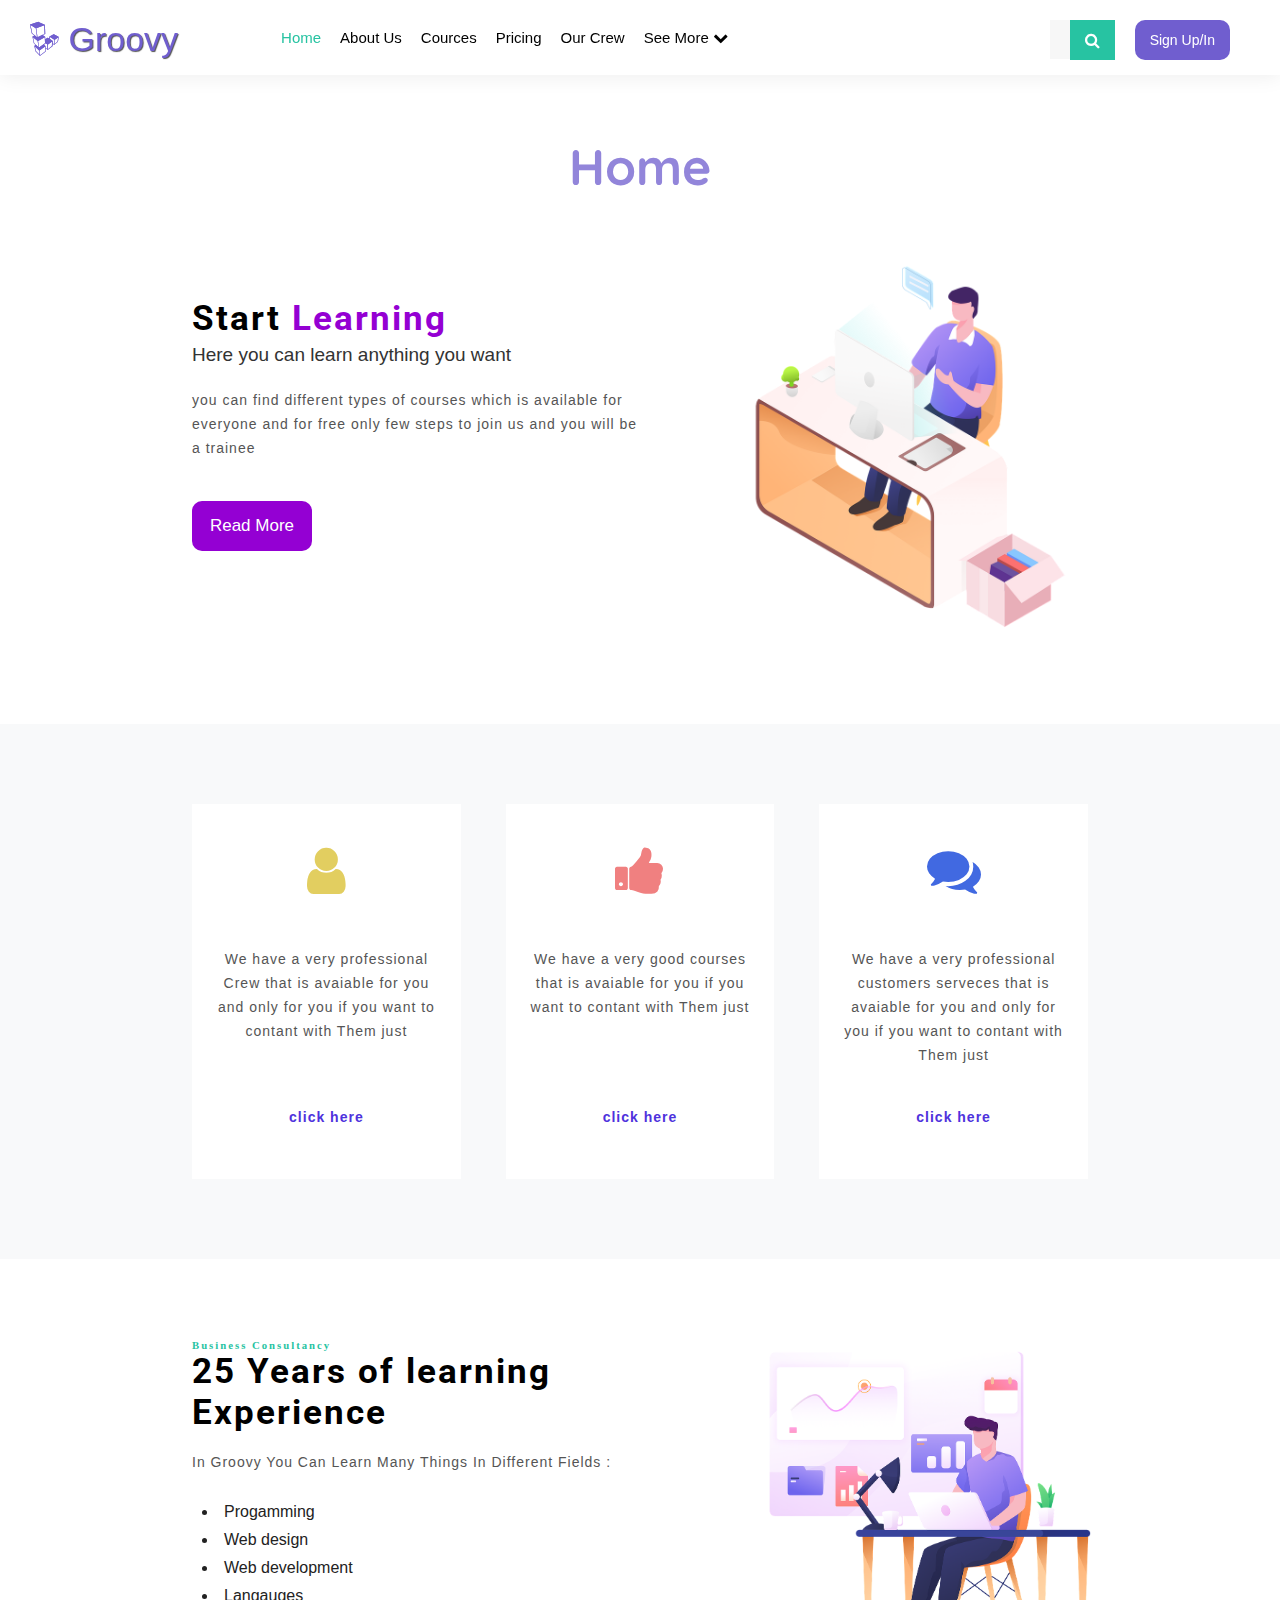
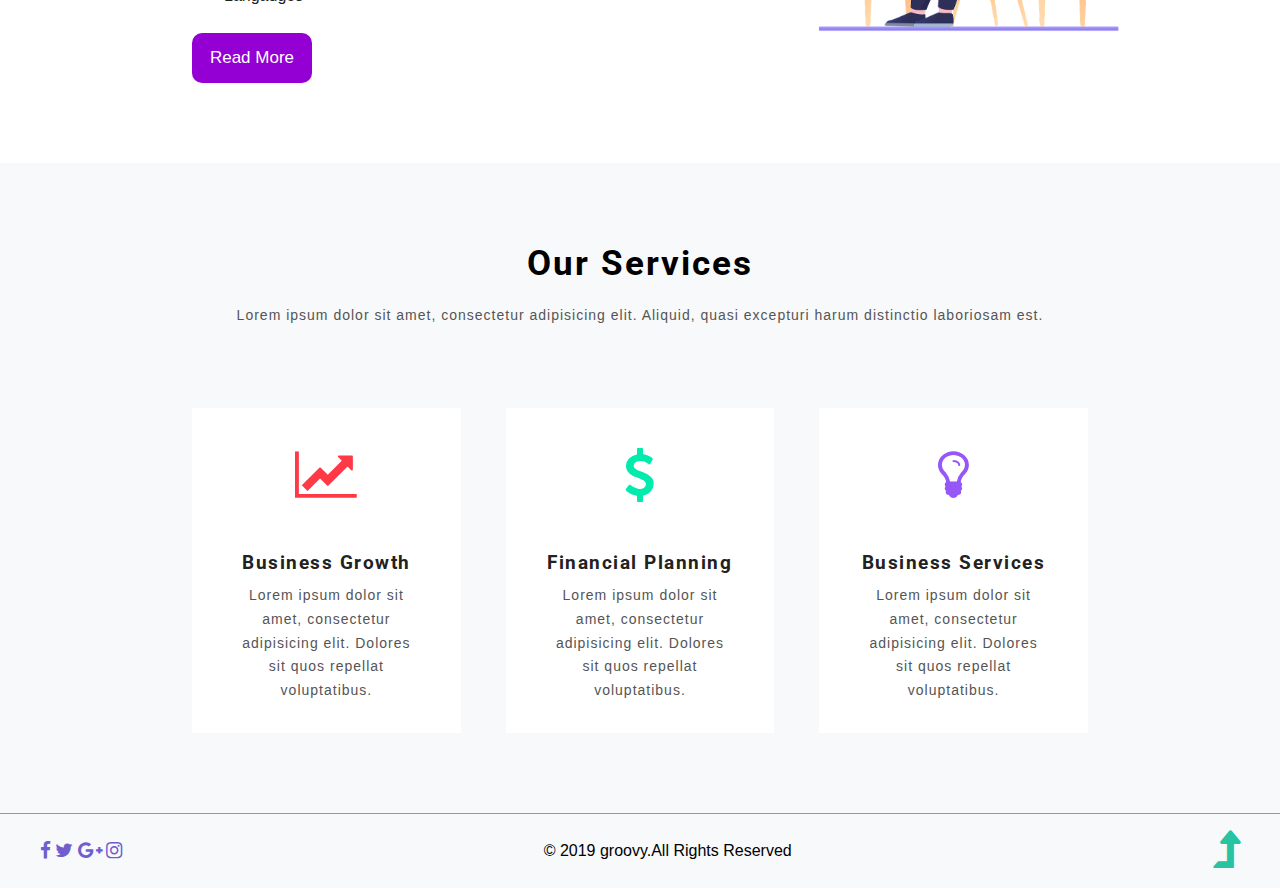
<file: index.html>
<!DOCTYPE html>
<html>
  <head>
    <meta name="viewport" content="width=device-width,initial-scale=1" />
    <link rel="stylesheet" href="css/style.css" />
    <link rel="stylesheet" href="css/font-awesome.min.css" />
    <link rel="icon" href="images/Capture.png" />
    <link
      href="https://fonts.googleapis.com/css?family=Quicksand|Roboto"
      rel="stylesheet"
    />
    <title>home</title>
  </head>

  <body>
    <nav>
      <div class="logo">
        <i class="fa fa-linode mr-2" style="text-shadow: 0px 0px"></i>
        <span class="logo-ward">Groovy</span>
      </div>
      <label for="check" class="menu-label"></label>
      <div class="media-div">
        <div class="search">
          <input class="search-ch" type="checkbox" id="ch2" hidden />
          <input class="search-bar" type="text" placeholder="Search Here" />
          <label for="ch2"><i class="fa fa-search"></i></label>
        </div>
        <a href="../signing/index.html">Sign Up/In</a>
      </div>
      <div class="clear-fix"></div>
      <input class="ch" type="checkbox" id="check" hidden />
      <ul class="main-ul">
        <a href="../index.html"><li class="active">Home</li></a>
        <a href="../about/index.html"><li>About Us</li></a>
        <a href="../course/index.html"><li>Cources</li></a>
        <a href="../pricing/index.html"><li>Pricing</li></a>
        <a href="../crew/index.html"><li>Our Crew</li></a>
        <li class="drop-list">
          See More <i class="fa fa-chevron-down"></i>
          <ul class="sec-ul">
            <a href="../partners/index.html"
              ><li style="margin-bottom: 10px">Our Parteners</li></a
            >
            <a href="../contact/index.html"><li>Contact Us</li></a>
          </ul>
        </li>
        <a href="../partners/index.html" class="media-li"
          ><li>Our Parteners</li></a
        >
        <a href="../contact/index.html" class="media-li"><li>Contact Us</li></a>
      </ul>
    </nav>
    <div class="fixed-fix" id="up"></div>

    <h2 class="main-title">Home</h2>

    <div class="container">
      <div class="voo1">
        <h3>Start <span>Learning</span></h3>

        <p class="first">Here you can learn anything you want</p>
        <br />
        <p class="sp-p">
          you can find different types of courses which is available for
          everyone and for free only few steps to join us and you will be a
          trainee
        </p>
        <input type="button" class="ut" value="Read More" />
      </div>
      <div class="vof">
        <img src="images/banner.png" />
      </div>
    </div>

    <div style="background-color: #f8f9fa">
      <div class="container allvol">
        <div class="scr">
          <i class="fa fa-user"></i>
          <div class="sp-p">
            <p>
              We have a very professional Crew that is avaiable for you and only
              for you if you want to contant with Them just<a
                href="../crew/index.html"
                >click here</a
              >
            </p>
          </div>
        </div>
        <div class="scr">
          <i class="fa fa-thumbs-up"></i>
          <div class="sp-p">
            <p>
              We have a very good courses that is avaiable for you if you want
              to contant with Them just
              <a href="../course/index.html">click here</a>
            </p>
          </div>
        </div>
        <div class="scr">
          <i class="fa fa-comments"></i>
          <div class="sp-p">
            <p>
              We have a very professional customers serveces that is avaiable
              for you and only for you if you want to contant with Them just<a
                href="../contact/index.html"
              >
                click here</a
              >
            </p>
          </div>
        </div>
      </div>
    </div>

    <div class="container">
      <div class="vo1">
        <h6>Business Consultancy</h6>
        <h3>25 Years of learning Experience</h3>
        <br />
        <p class="sp-p">
          In Groovy you can learn many things in different fields :
        </p>
        <br />

        <ul>
          <li>Progamming</li>
          <li>Web design</li>
          <li>Web development</li>
          <li>Langauges</li>
        </ul>
        <br />
        <input type="button" class="ut" value="Read More" />
      </div>
      <div class="thr">
        <img
          src="images/b1.png"
          class="vo2"
          style="margin-left: 10%; margin-top: 2.5%"
        />
      </div>
    </div>

    <div style="background-color: #f8f9fa">
      <div class="ser-tit" style="text-align: center">
        <h3>Our Services</h3>
        <p class="sp-p">
          Lorem ipsum dolor sit amet, consectetur adipisicing elit. Aliquid,
          quasi excepturi harum distinctio laboriosam est.
        </p>
      </div>
      <div class="container service">
        <div class="part">
          <i class="fa fa-line-chart"></i>
          <h3>Business Growth</h3>

          <div class="sp-p">
            <p>
              Lorem ipsum dolor sit amet, consectetur adipisicing elit. Dolores
              sit quos repellat voluptatibus.
            </p>
          </div>
        </div>
        <div class="part">
          <i class="fa fa-usd"></i>
          <h3>Financial Planning</h3>
          <div class="sp-p">
            <p>
              Lorem ipsum dolor sit amet, consectetur adipisicing elit. Dolores
              sit quos repellat voluptatibus.
            </p>
          </div>
        </div>
        <div class="part">
          <i class="fa fa-lightbulb-o"></i>
          <h3>Business Services</h3>
          <div class="sp-p">
            <p>
              Lorem ipsum dolor sit amet, consectetur adipisicing elit. Dolores
              sit quos repellat voluptatibus.
            </p>
          </div>
        </div>
      </div>
    </div>

    <footer>
      <div class="social">
        <i class="fa fa-facebook"></i>
        <i class="fa fa-twitter"></i>
        <i class="fa fa-google-plus"></i>
        <i class="fa fa-instagram"></i>
      </div>
      <div class="rights">&copy; 2019 groovy.All Rights Reserved</div>
      <div>
        <a href="#up"><i class="fa fa-level-up fa-3x"></i></a>
      </div>
    </footer>
  </body>
</html>
</file>
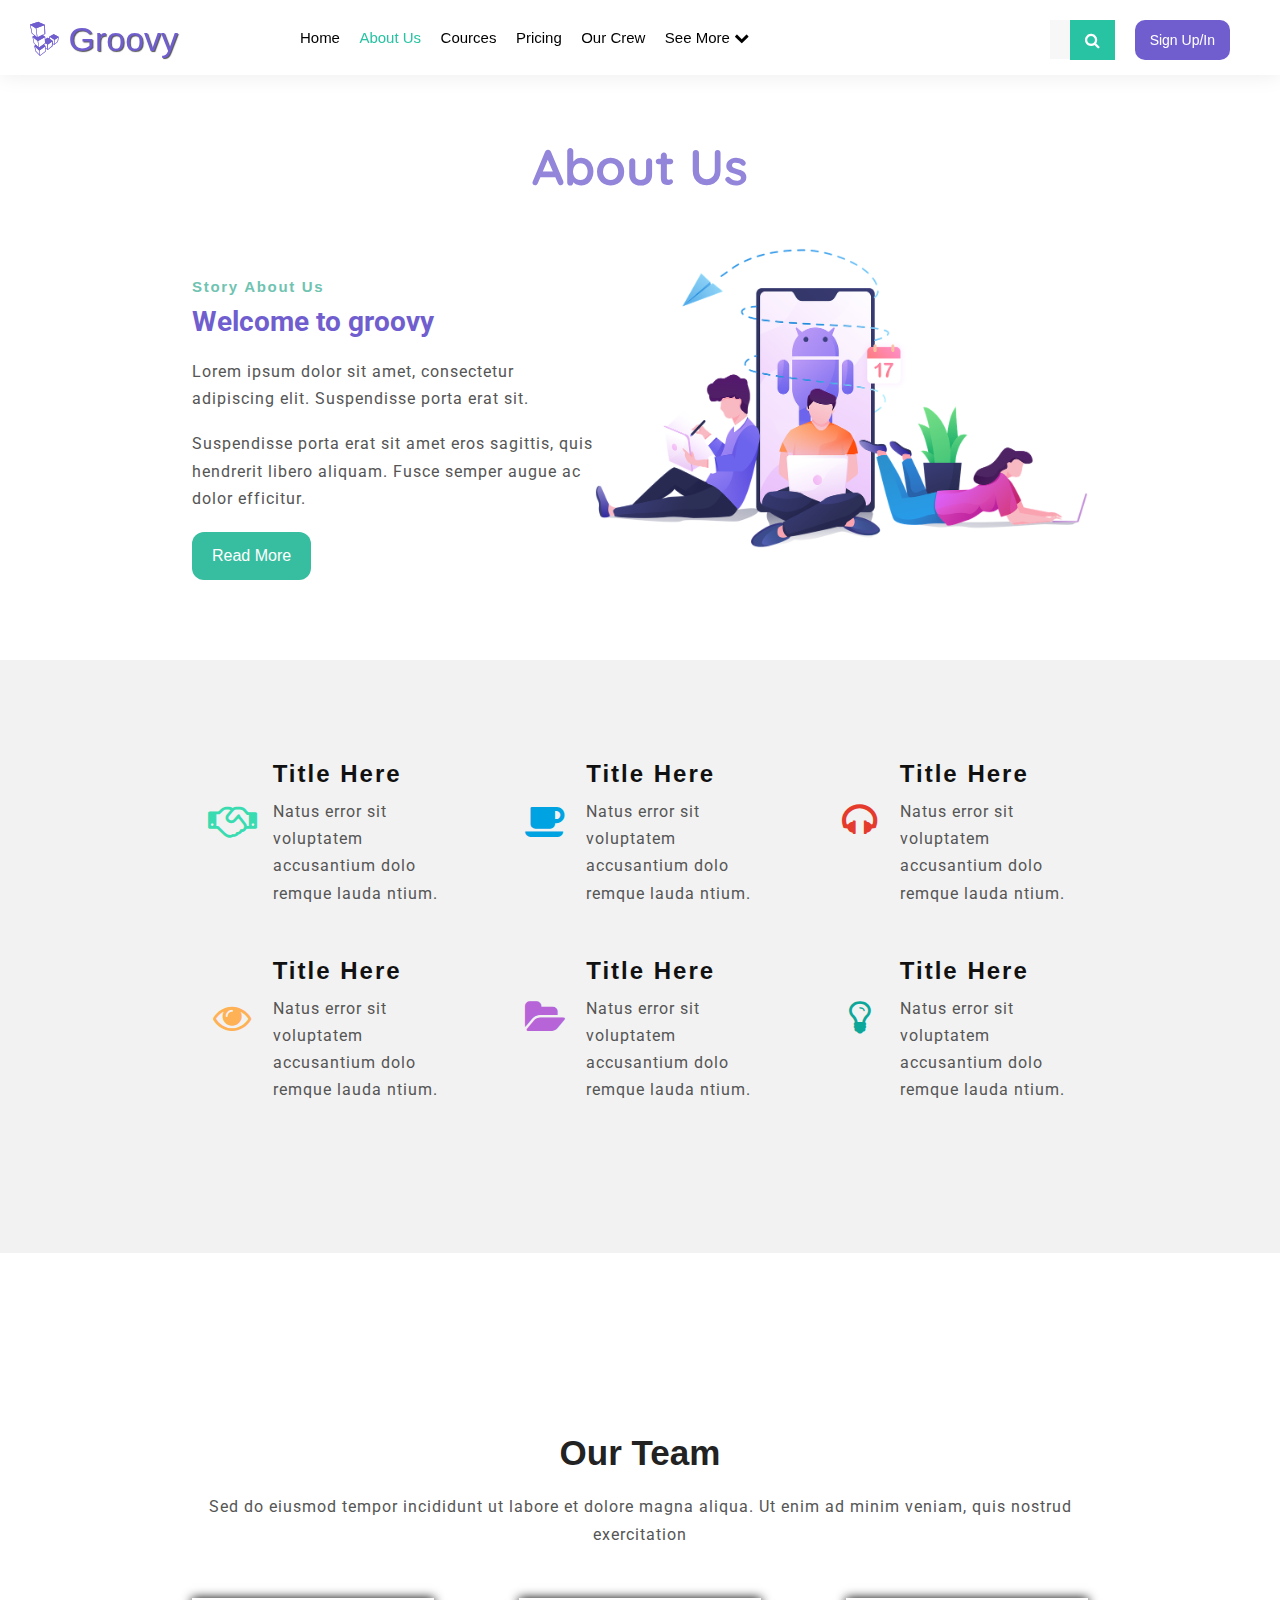
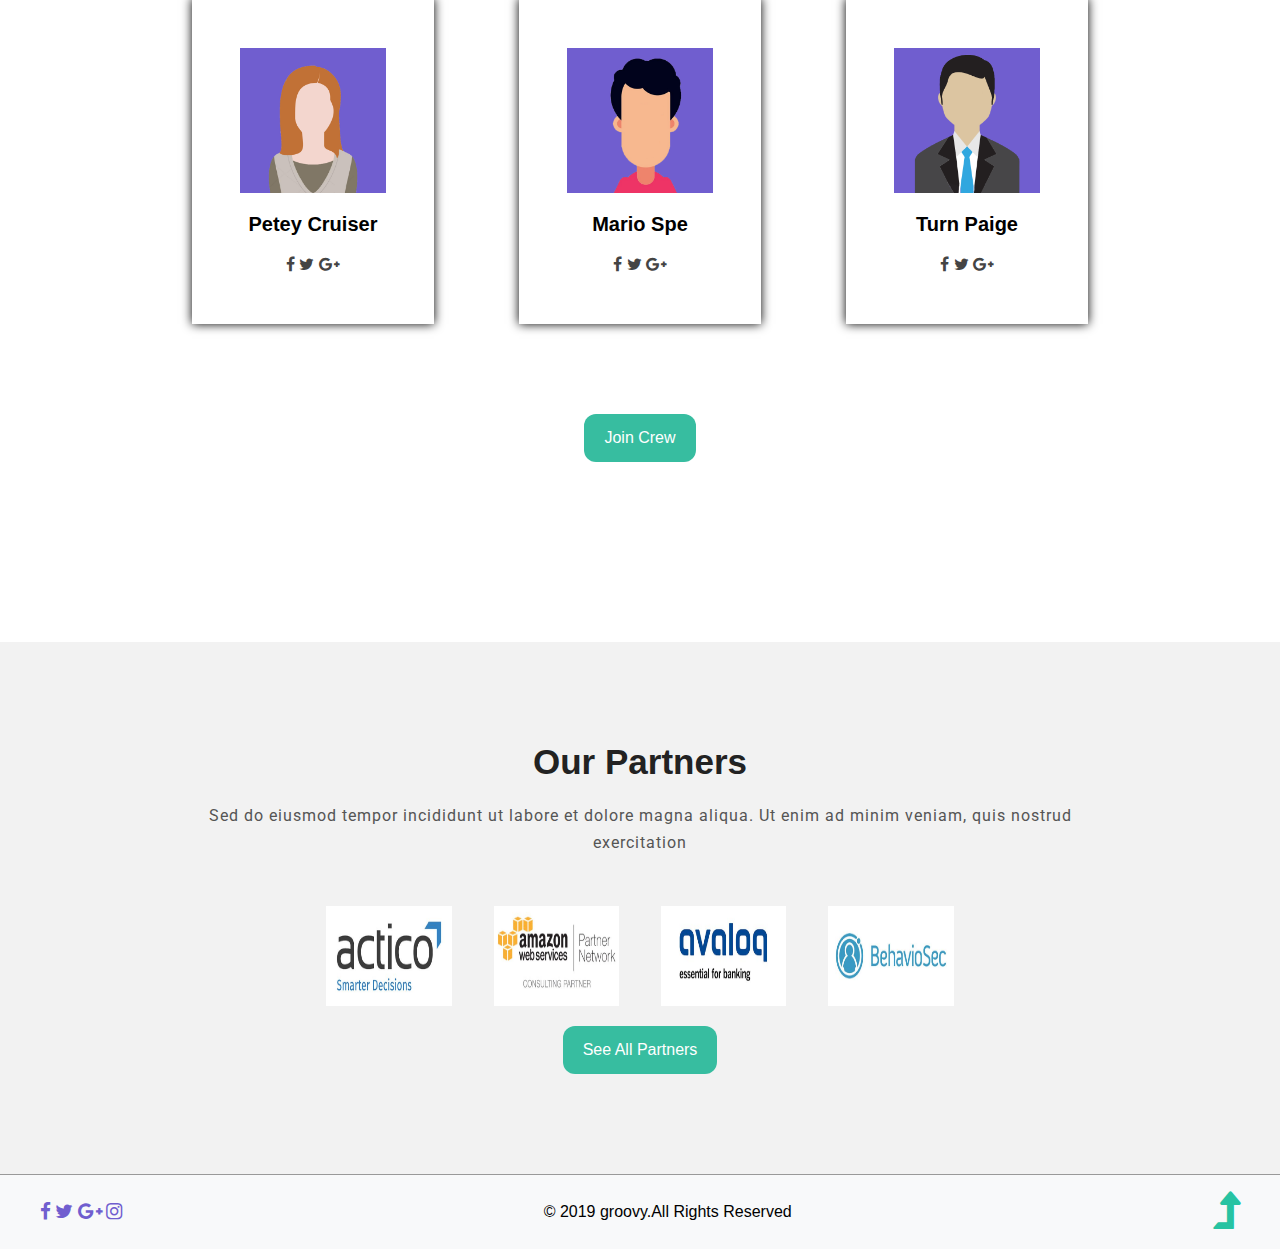
<file: about/index.html>
<html>
  <head>
    <meta charset="utf-8" />
    <meta
      name="viewport"
      content="width=device-width, user-scalable=no, initial-scale=1.0, minimum-scale=1.0, maximum-scale=1.0"
    />
    <link rel="stylesheet" href="css/style.css" />
    <link rel="stylesheet" href="css/font-awesome.min.css" />
    <link
      href="https://fonts.googleapis.com/css?family=Quicksand|Roboto"
      rel="stylesheet"
    />
    <link rel="icon" href="images/Capture.png" />
    <title>About Us</title>
  </head>

  <body>
    <nav>
      <div class="logo">
        <i class="fa fa-linode mr-2" style="text-shadow: 0px 0px"></i>
        <span class="logo-ward">Groovy</span>
      </div>
      <label for="check" class="menu-label"></label>
      <div class="media-div">
        <div class="search">
          <input class="search-ch" type="checkbox" id="ch2" hidden />
          <input class="search-bar" type="text" placeholder="Search Here" />
          <label for="ch2"><i class="fa fa-search"></i></label>
        </div>
        <a href="../signing/index.html">Sign Up/In</a>
      </div>
      <div class="clear-fix"></div>
      <input class="ch" type="checkbox" id="check" hidden />
      <ul class="main-ul">
        <a href="../index.html"><li>Home</li></a>
        <a href="../about/index.html"><li class="active">About Us</li></a>
        <a href="../course/index.html"><li>Cources</li></a>
        <a href="../pricing/index.html"><li>Pricing</li></a>
        <a href="../crew/index.html"><li>Our Crew</li></a>
        <li class="drop-list">
          See More <i class="fa fa-chevron-down"></i>
          <ul class="sec-ul">
            <a href="../partners/index.html"
              ><li style="margin-bottom: 10px">Our Parteners</li></a
            >
            <a href="../contact/index.html"><li>Contact Us</li></a>
          </ul>
        </li>
        <a href="../partners/index.html" class="media-li"
          ><li>Our Parteners</li></a
        >
        <a href="../contact/index.html" class="media-li"><li>Contact Us</li></a>
      </ul>
    </nav>
    <div class="fixed-fix" id="up"></div>
    <h2 class="main-title">About Us</h2>

    <section class="about-main">
      <div class="container">
        <div class="head-info">
          <h6>Story About Us</h6>
          <h3>Welcome to groovy</h3>
          <p class="special-p">
            Lorem ipsum dolor sit amet, consectetur adipiscing elit. Suspendisse
            porta erat sit.
          </p>
          <br />
          <p class="special-p">
            Suspendisse porta erat sit amet eros sagittis, quis hendrerit libero
            aliquam. Fusce semper augue ac dolor efficitur.
          </p>
          <a href="about.html" class="special-button">Read More</a>
        </div>
        <div class="head-image">
          <img src="images/about.png" alt="image" />
        </div>
      </div>
    </section>
    <!-- //about -->

    <!-- why -->
    <section class="why-main">
      <div class="why container">
        <div class="why-container">
          <div class="icon">
            <i class="fa fa-handshake-o" style="color: #39dcb1"></i>
          </div>
          <div class="why-info">
            <h4>Title Here</h4>
            <p class="special-p">
              Natus error sit voluptatem accusantium dolo remque lauda ntium.
            </p>
          </div>
        </div>

        <div class="why-container">
          <div class="icon">
            <i class="fa fa-coffee" style="color: #00a3e2"></i>
          </div>
          <div class="why-info">
            <h4>Title Here</h4>
            <p class="special-p">
              Natus error sit voluptatem accusantium dolo remque lauda ntium.
            </p>
          </div>
        </div>
        <div class="why-container">
          <div class="icon">
            <i class="fa fa-headphones" style="color: #e53b2c"></i>
          </div>
          <div class="why-info">
            <h4>Title Here</h4>
            <p class="special-p">
              Natus error sit voluptatem accusantium dolo remque lauda ntium.
            </p>
          </div>
        </div>
        <div class="why-container">
          <div class="icon">
            <i class="fa fa fa-eye" style="color: #feb155"></i>
          </div>
          <div class="why-info">
            <h4>Title Here</h4>
            <p class="special-p">
              Natus error sit voluptatem accusantium dolo remque lauda ntium.
            </p>
          </div>
        </div>
        <div class="why-container">
          <div class="icon">
            <i class="fa fa-folder-open" style="color: #b764d8"></i>
          </div>
          <div class="why-info">
            <h4>Title Here</h4>
            <p class="special-p">
              Natus error sit voluptatem accusantium dolo remque lauda ntium.
            </p>
          </div>
        </div>
        <div class="why-container">
          <div class="icon">
            <i class="fa fa-lightbulb-o" style="color: #0ca799"></i>
          </div>
          <div class="why-info">
            <h4>Title Here</h4>
            <p class="special-p">
              Natus error sit voluptatem accusantium dolo remque lauda ntium.
            </p>
          </div>
        </div>
      </div>
    </section>
    <div class="clear-fix"></div>
    <!-- team -->
    <section class="team-main">
      <div class="team container">
        <div class="team-word">
          <h3 class="special-title">Our Team</h3>
          <p class="special-p">
            Sed do eiusmod tempor incididunt ut labore et dolore magna aliqua.
            Ut enim ad minim veniam, quis nostrud exercitation
          </p>
        </div>
        <div class="team-imgs">
          <div class="teacher">
            <img src="images/t1.png" alt="news image" />
            <h4 class="text-team-w3">Petey Cruiser</h4>
            <a href="#"><i class="fa fa-facebook"></i></a>
            <a href="#"><i class="fa fa-twitter"></i></a>
            <a href="#"><i class="fa fa-google-plus"></i></a>
          </div>
          <div class="teacher">
            <img src="images/t2.png" alt="news image" />
            <h4 class="text-team-w3">Mario Spe</h4>
            <a href="#"><i class="fa fa-facebook"></i></a>
            <a href="#"><i class="fa fa-twitter"></i></a>
            <a href="#"><i class="fa fa-google-plus"></i></a>
          </div>
          <div class="teacher">
            <img src="images/t3.png" alt="news image" />
            <h4 class="text-team-w3">Turn Paige</h4>
            <a href="#"><i class="fa fa-facebook"></i></a>
            <a href="#"><i class="fa fa-twitter"></i></a>
            <a href="#"><i class="fa fa-google-plus"></i></a>
          </div>
        </div>
        <a href="../crew/index.html" class="special-button" style="margin: auto"
          >Join Crew</a
        >
      </div>
    </section>
    <!-- //team -->

    <!-- partners -->
    <section class="partners">
      <div class="special-container">
        <div class="partner-word">
          <h3 class="special-title">Our Partners</h3>
          <p class="special-p">
            Sed do eiusmod tempor incididunt ut labore et dolore magna aliqua.
            Ut enim ad minim veniam, quis nostrud exercitation
          </p>
        </div>
        <div class="pateners-img">
          <div class="container" style="margin: 0 auto">
            <img src="images/actico_partnerlogo.jpg" alt="" />
            <img src="images/APN_Standard.jpg" alt="" />
            <img src="images/AVA_compact.jpg" alt="" />
            <img src="images/BehavioSec.jpg" alt="" />
          </div>
          <a href="../partners/index.html" class="special-button"
            >See All Partners</a
          >
        </div>
      </div>
    </section>

    <footer>
      <div class="social">
        <i class="fa fa-facebook"></i>
        <i class="fa fa-twitter"></i>
        <i class="fa fa-google-plus"></i>
        <i class="fa fa-instagram"></i>
      </div>
      <div class="rights">&copy; 2019 groovy.All Rights Reserved</div>
      <div>
        <a href="#up"><i class="fa fa-level-up fa-3x"></i></a>
      </div>
    </footer>
  </body>
</html>
</file>
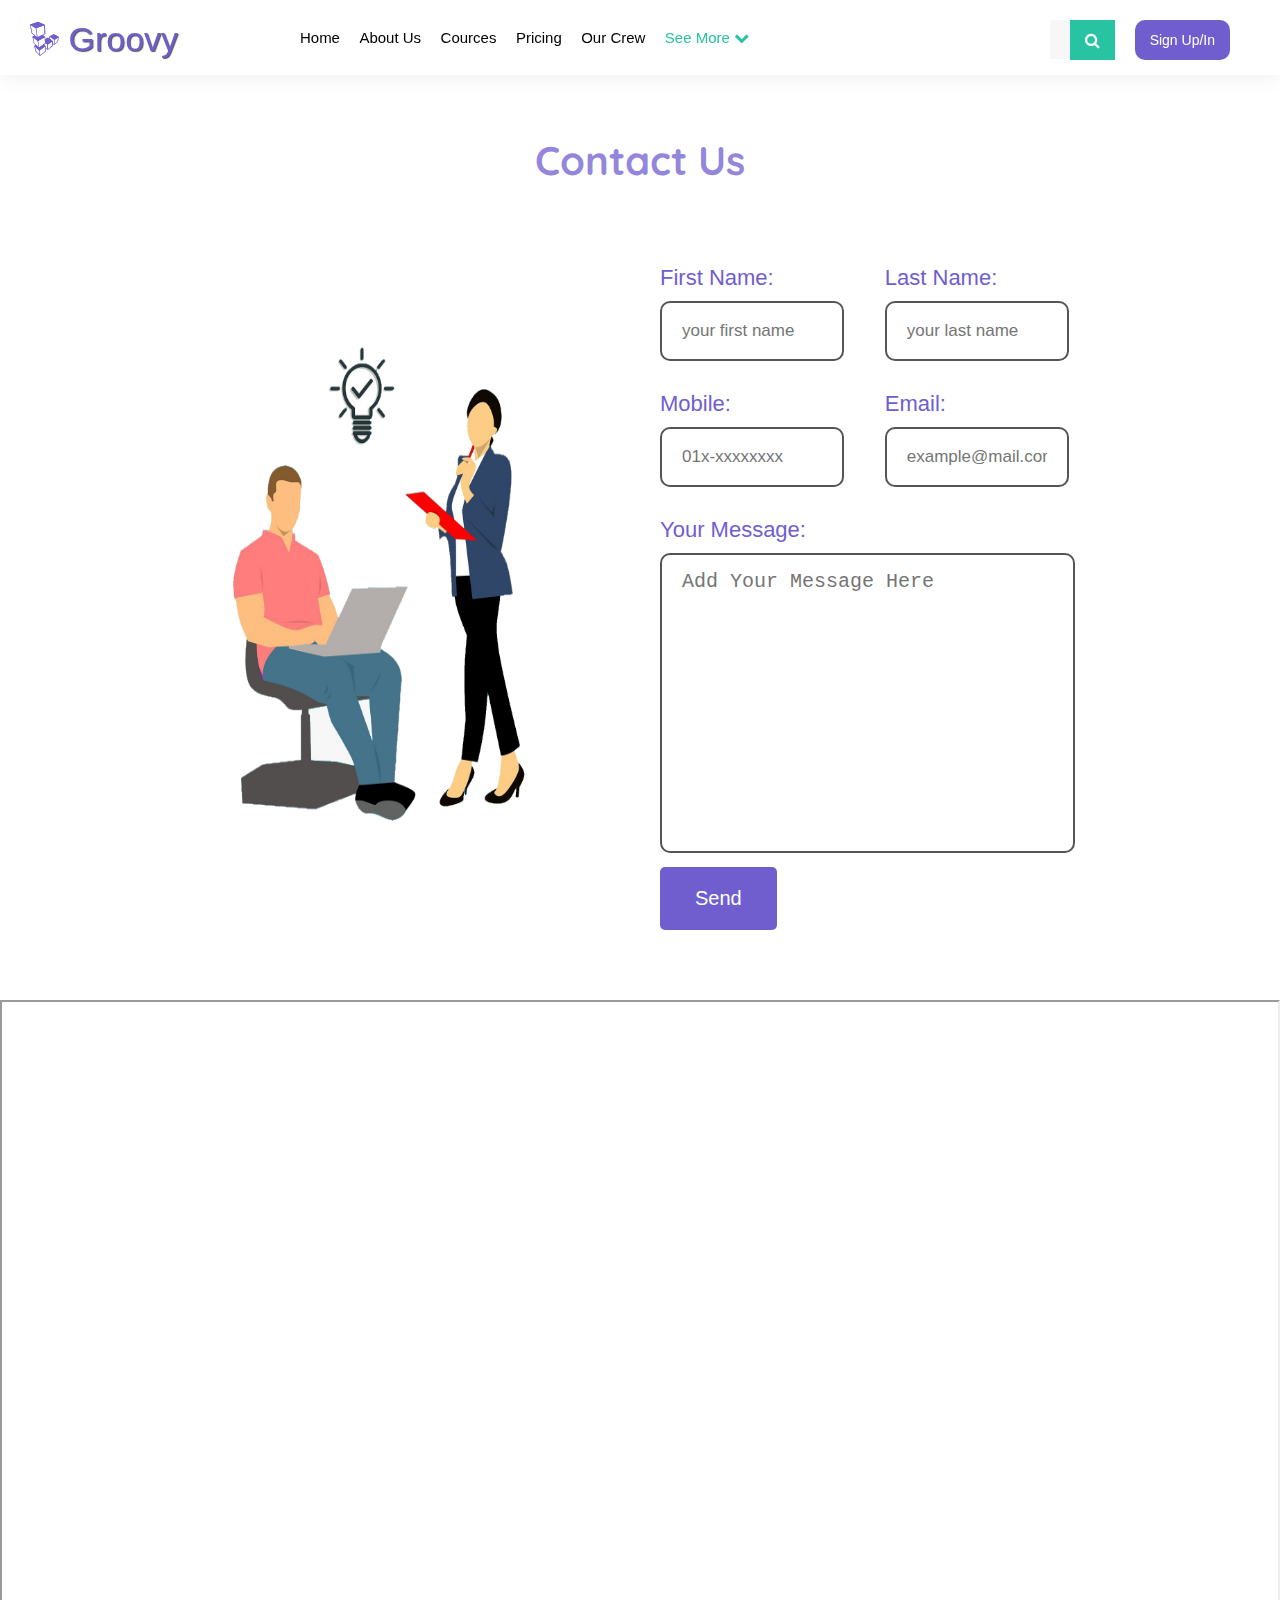
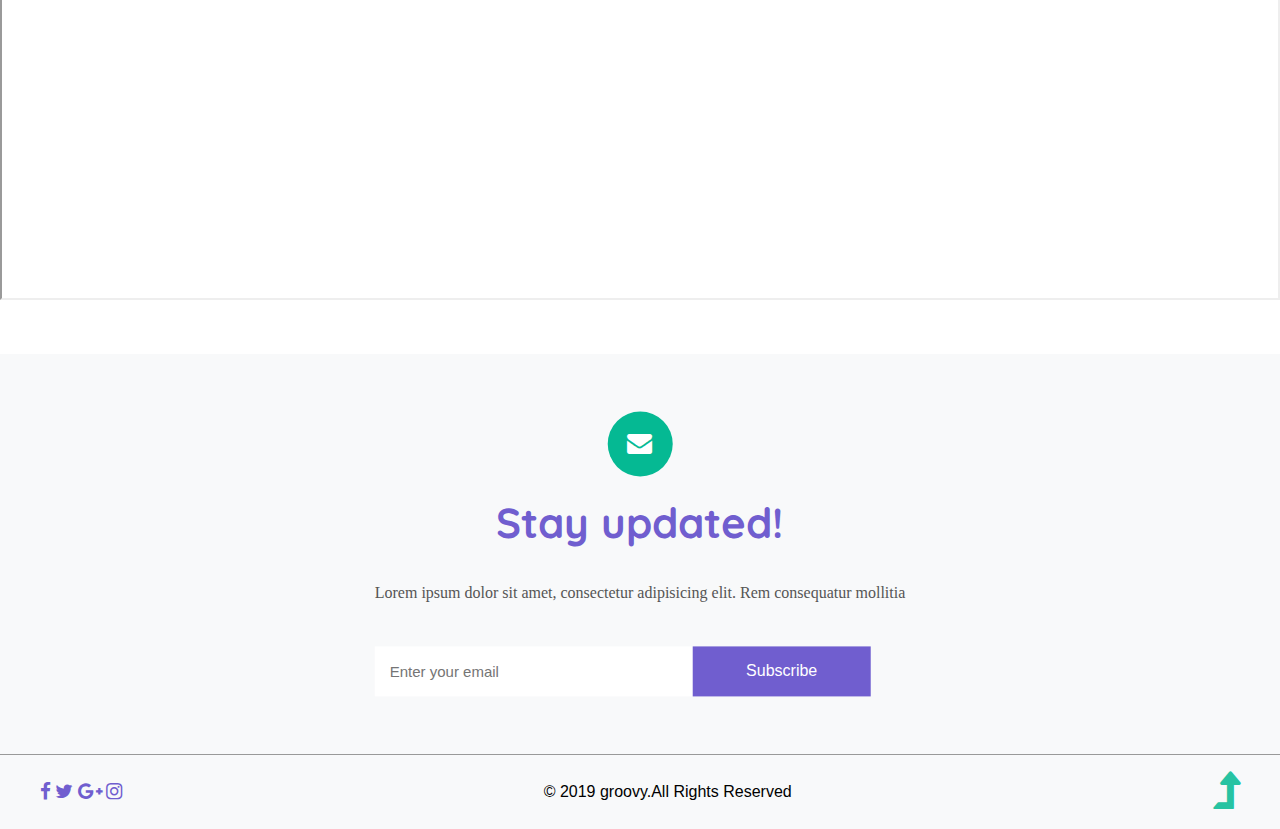
<file: contact/index.html>
<!DOCTYPE html>
<html>
  <head>
    <title>Contact</title>
    <meta name="viewport" content="width=device-width, initial-scale=1" />
    <link rel="stylesheet" type="text/css" href="css/style.css" />
    <link rel="stylesheet" href="css/font-awesome.min.css" />
    <link rel="icon" href="images/Capture.png" />
    <link
      href="https://fonts.googleapis.com/css?family=Noto+Sans+JP|Quicksand"
      rel="stylesheet"
    />
  </head>
  <body>
    <nav>
      <div class="logo">
        <i class="fa fa-linode mr-2" style="text-shadow: 0px 0px"></i>
        <span class="logo-ward">Groovy</span>
      </div>
      <label for="check" class="menu-label"></label>
      <div class="media-div">
        <div class="search">
          <input class="search-ch" type="checkbox" id="ch2" hidden />
          <input class="search-bar" type="text" placeholder="Search Here" />
          <label for="ch2"><i class="fa fa-search"></i></label>
        </div>
        <a href="../signing/index.html">Sign Up/In</a>
      </div>
      <div class="clear-fix"></div>
      <input class="ch" type="checkbox" id="check" hidden />
      <ul class="main-ul">
        <a href="../index.html"><li>Home</li></a>
        <a href="../about/index.html"><li>About Us</li></a>
        <a href="../course/index.html"><li>Cources</li></a>
        <a href="../pricing/index.html"><li>Pricing</li></a>
        <a href="../crew/index.html"><li>Our Crew</li></a>
        <li class="drop-list active">
          See More <i class="fa fa-chevron-down"></i>
          <ul class="sec-ul">
            <a href="../partners/index.html"
              ><li style="margin-bottom: 10px">Our Parteners</li></a
            >
            <a href="../contact/index.html"
              ><li class="active">Contact Us</li></a
            >
          </ul>
        </li>
        <a href="../partners/index.html" class="media-li"
          ><li>Our Parteners</li></a
        >
        <a href="../contact/index.html" class="media-li"
          ><li class="media-li-curr">Contact Us</li></a
        >
      </ul>
    </nav>
    <div class="fixed-fix" id="up"></div>
    <div class="main-contain">
      <h1>Contact Us</h1>
      <section class="contain">
        <div class="form-image">
          <img src="images/pic.png" alt="contact us" />
        </div>
        <form>
          <div class="data">
            <p>First Name:</p>
            <input
              type="text"
              onblur="chngeBorderColor2(this)"
              onfocus="chngeBorderColor(this)"
              name="first-name"
              placeholder="your first name"
              autofocus
              autocomplete="off"
            />
          </div>
          <div class="data">
            <p>Last Name:</p>
            <input
              type="text"
              onblur="chngeBorderColor2(this)"
              onfocus="chngeBorderColor(this)"
              name="last-name"
              placeholder="your last name"
              autocomplete="off"
            />
          </div>
          <div class="data">
            <p>Mobile:</p>
            <input
              type="text"
              onblur="chngeBorderColor2(this)"
              onfocus="chngeBorderColor(this)"
              name="Mobile"
              placeholder="01x-xxxxxxxx"
              autocomplete="off"
            />
          </div>
          <div class="data">
            <p>Email:</p>
            <input
              type="email"
              onblur="chngeBorderColor2(this)"
              onfocus="chngeBorderColor(this)"
              name="email"
              placeholder="example@mail.com"
              autocomplete="off"
            />
          </div>
          <div class="data message">
            <p>Your Message:</p>
            <textarea
              onblur="chngeBorderColor2(this)"
              onfocus="chngeBorderColor(this)"
              placeholder="Add Your Message Here"
            ></textarea>
          </div>
          <button type="submit" class="bb">Send</button>
        </form>
      </section>
    </div>
    <div style="clear: both"></div>
    <div>
      <iframe
        src="https://www.google.com/maps/embed?pb=!1m18!1m12!1m3!1d3451.81230538794!2d31.25078072003227!3d30.099561381951094!2m3!1f0!2f0!3f0!3m2!1i1024!2i768!4f13.1!3m3!1m2!1s0x14584011af8feb2f%3A0xd839444d08bb1fa5!2z2YPZhNmK2Kkg2KfZhNmH2YbYr9iz2Kkg2KjYtNio2LHYpyDYrNin2YXYudipINio2YbZh9inIC0g2YXYqNmG2Ykg2KfZhNiu2YTZgdin2YjZig!5e0!3m2!1sar!2seg!4v1554921222962!5m2!1sar!2seg"
        class="map"
      ></iframe>
    </div>
    <div class="update">
      <div class="update-contain">
        <i class="fa fa-envelope"></i>
        <h2>Stay updated!</h2>
        <p>
          Lorem ipsum dolor sit amet, consectetur adipisicing elit. Rem
          consequatur mollitia
        </p>
        <form action="">
          <input type="email" name="updated" placeholder="Enter your email" />
          <button type="submit" id="click">Subscribe</button>
        </form>
      </div>
    </div>
    <footer>
      <div class="social">
        <i class="fa fa-facebook"></i>
        <i class="fa fa-twitter"></i>
        <i class="fa fa-google-plus"></i>
        <i class="fa fa-instagram"></i>
      </div>
      <div class="rights">&copy; 2019 groovy.All Rights Reserved</div>
      <div>
        <a href="#up"><i class="fa fa-level-up fa-3x"></i></a>
      </div>
    </footer>
    <script src="JS/main.js"></script>
  </body>
</html>
</file>
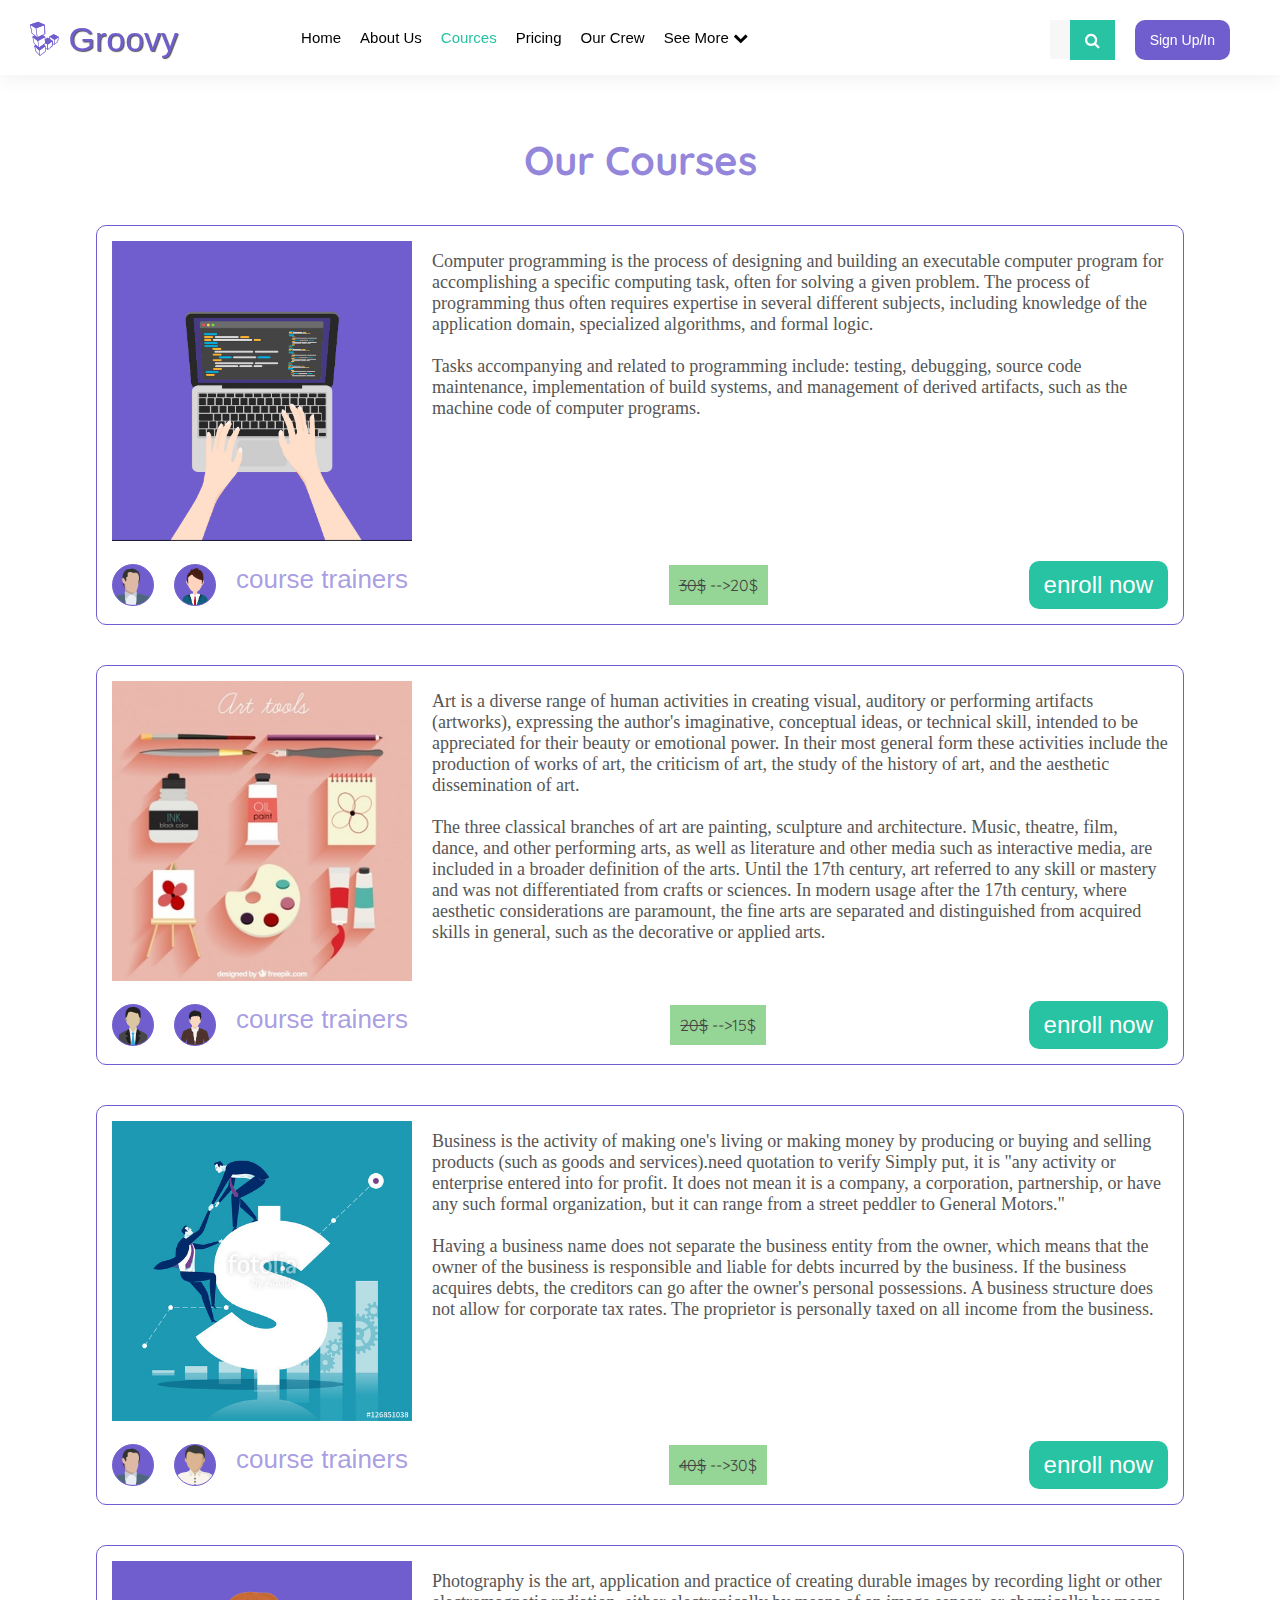
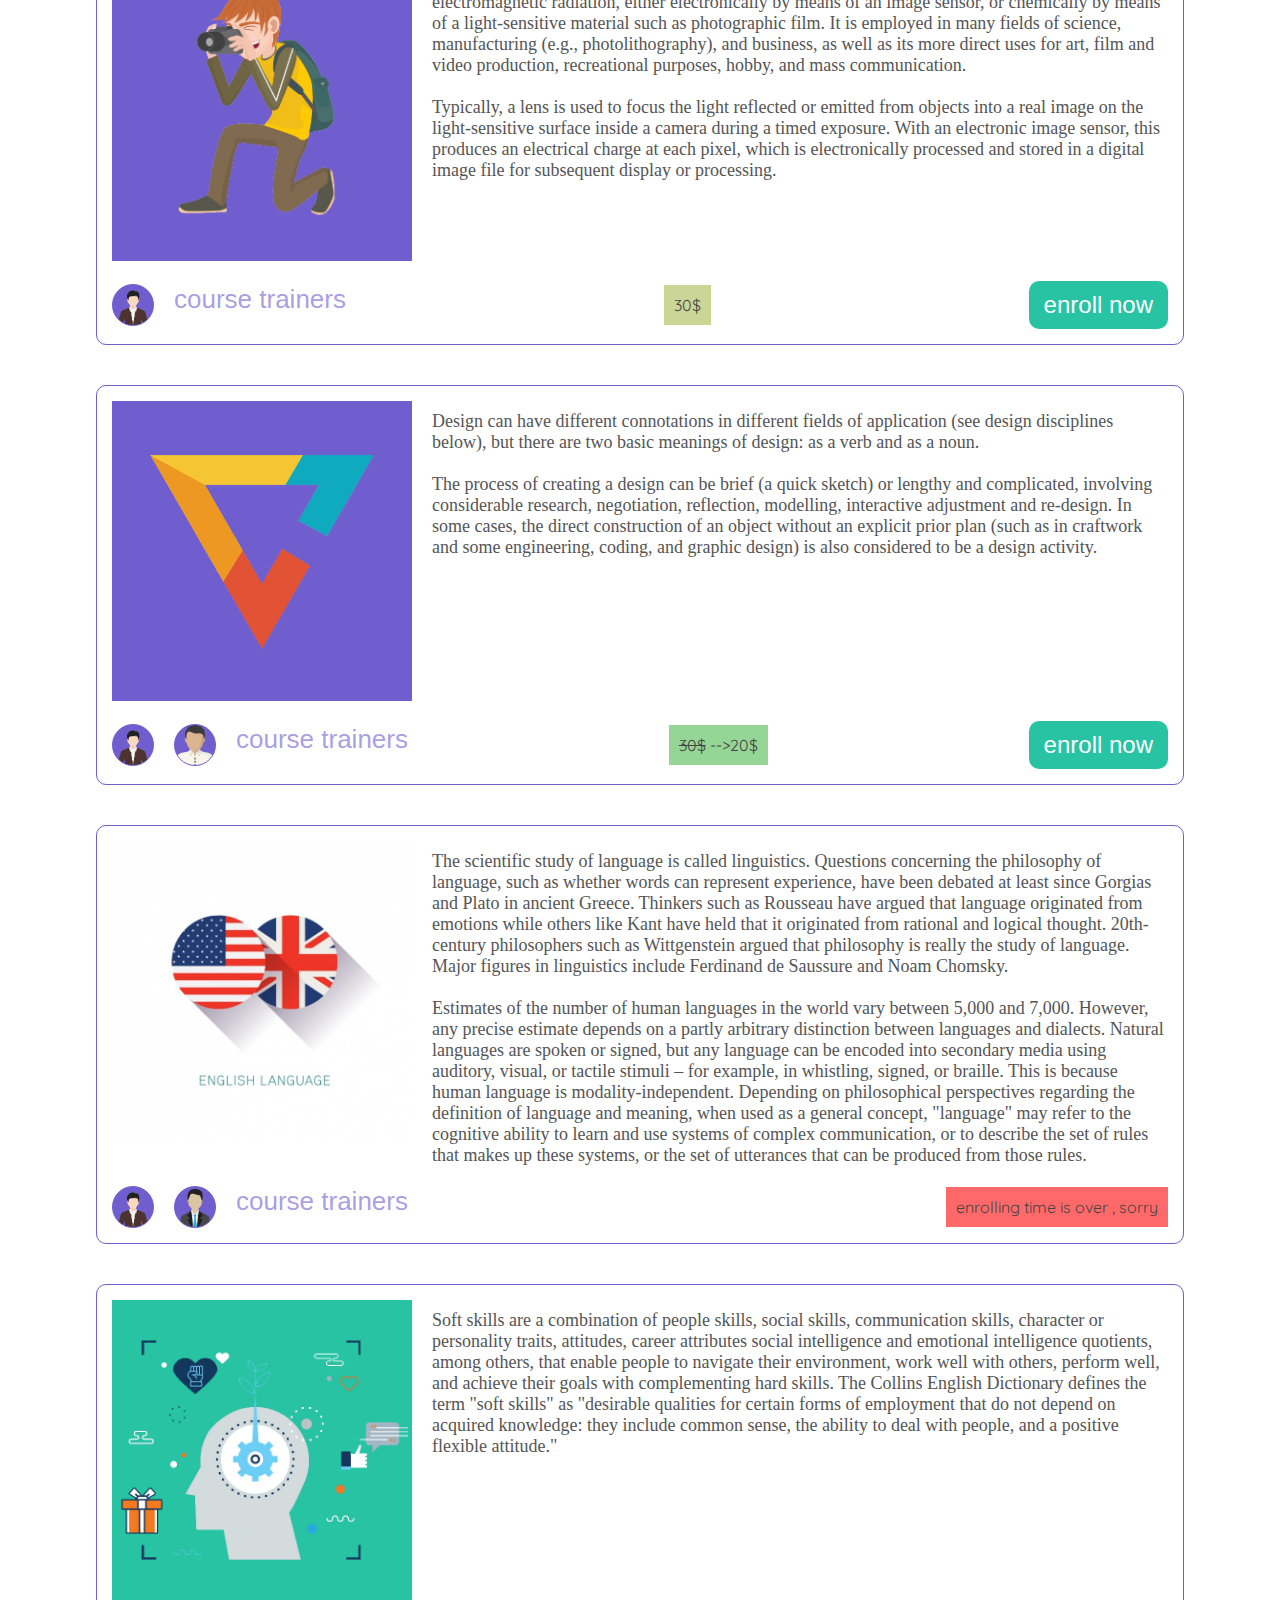
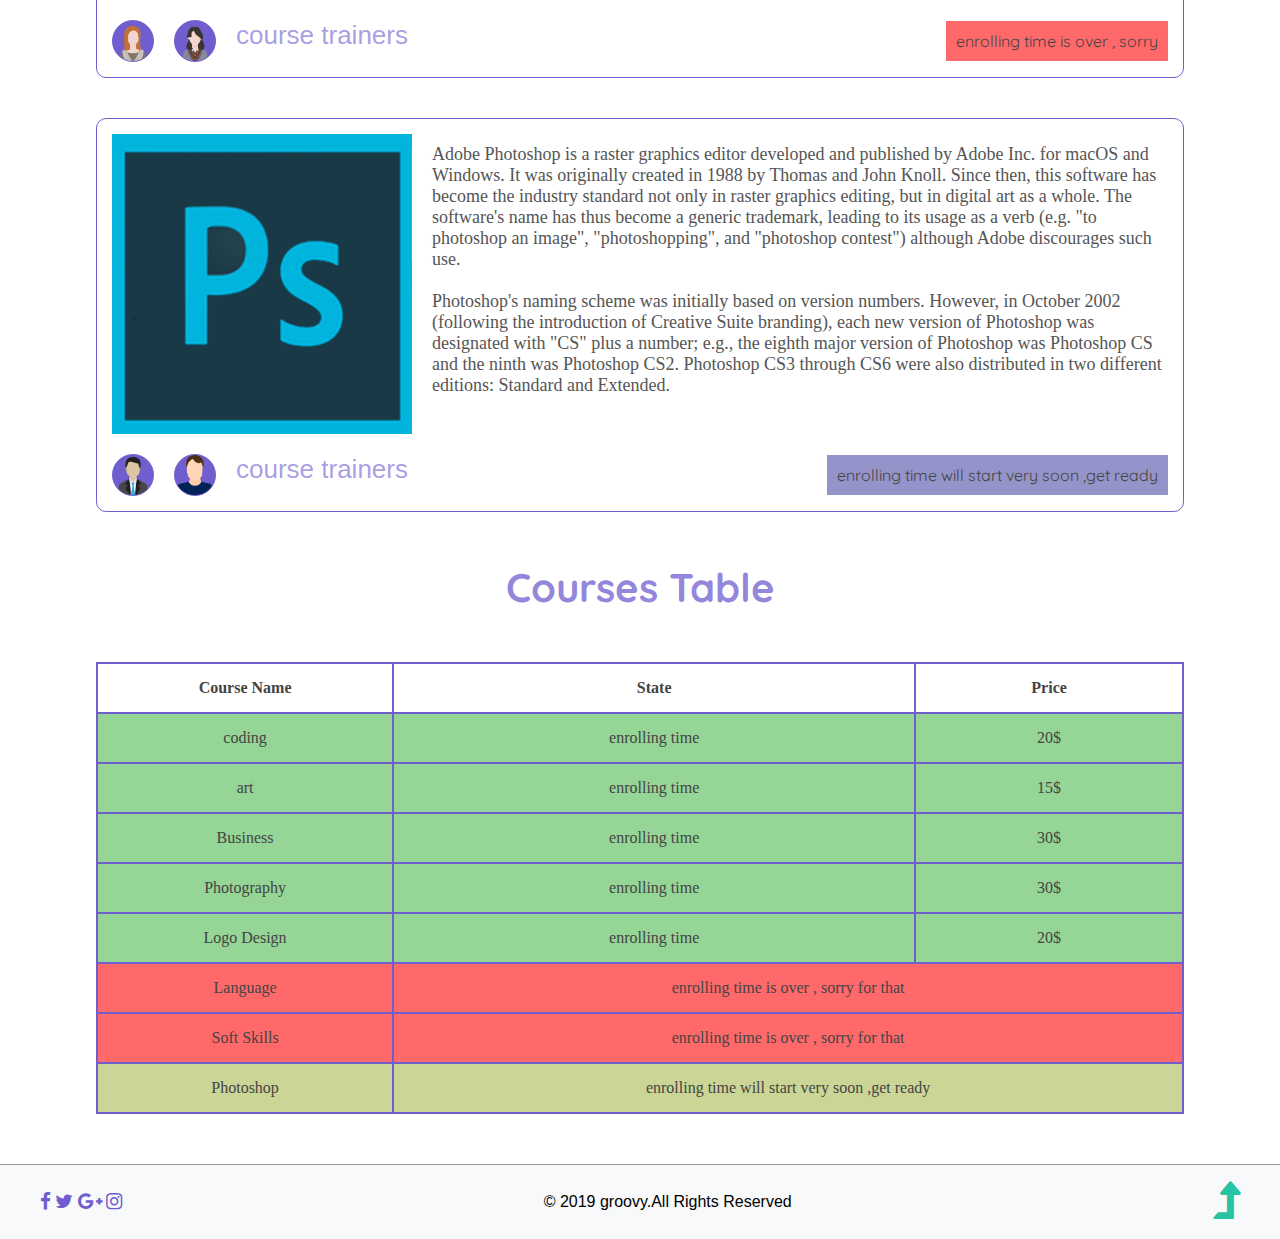
<file: course/index.html>
<!DOCTYPE html>
<html>
  <head>
    <meta charset="utf-8" />
    <meta
      name="viewport"
      content="width=device-width, user-scalable=no, initial-scale=1.0, minimum-scale=1.0, maximum-scale=1.0"
    />
    <link rel="stylesheet" href="css/style.css" />
    <link rel="stylesheet" href="css/font-awesome.min.css" />
    <link
      href="https://fonts.googleapis.com/css?family=Noto+Sans+JP|Quicksand"
      rel="stylesheet"
    />
    <link rel="icon" href="images/Capture.png" />
    <title>courses</title>
  </head>

  <body>
    <nav>
      <div class="logo">
        <i class="fa fa-linode mr-2" style="text-shadow: 0px 0px"></i>
        <span class="logo-ward">Groovy</span>
      </div>
      <label for="check" class="menu-label"></label>
      <div class="media-div">
        <div class="search">
          <input class="search-ch" type="checkbox" id="ch2" hidden />
          <input class="search-bar" type="text" placeholder="Search Here" />
          <label for="ch2"><i class="fa fa-search"></i></label>
        </div>
        <a href="../signing/index.html">Sign Up/In</a>
      </div>
      <div class="clear-fix"></div>
      <input class="ch" type="checkbox" id="check" hidden />
      <ul class="main-ul">
        <a href="../index.html"><li>Home</li></a>
        <a href="../about/index.html"><li>About Us</li></a>
        <a href="../course/index.html"><li class="active">Cources</li></a>
        <a href="../pricing/index.html"><li>Pricing</li></a>
        <a href="../crew/index.html"><li>Our Crew</li></a>
        <li class="drop-list">
          See More <i class="fa fa-chevron-down"></i>
          <ul class="sec-ul">
            <a href="../partners/index.html"
              ><li style="margin-bottom: 10px">Our Parteners</li></a
            >
            <a href="../contact/index.html"><li>Contact Us</li></a>
          </ul>
        </li>
        <a href="../partners/index.html" class="media-li"
          ><li>Our Parteners</li></a
        >
        <a href="../contact/index.html" class="media-li"><li>Contact Us</li></a>
      </ul>
    </nav>
    <div class="fixed-fix" id="up"></div>

    <div class="main-container">
      <h2>Our Courses</h2>
      <p class="media-note">Click on te course to see it's title</p>
      <section>
        <div class="flex-container1">
          <div class="image-div coding"></div>

          <p class="p1">
            Computer programming is the process of designing and building an
            executable computer program for accomplishing a specific computing
            task, often for solving a given problem. The process of programming
            thus often requires expertise in several different subjects,
            including knowledge of the application domain, specialized
            algorithms, and formal logic.<br /><br />
            Tasks accompanying and related to programming include: testing,
            debugging, source code maintenance, implementation of build systems,
            and management of derived artifacts, such as the machine code of
            computer programs.
          </p>
        </div>
        <div class="flex-container2">
          <span class="teachers">
            <span>course trainers</span>
            <div
              style="background-image: url('images/teachers/1376037.png')"
            ></div>
            <div
              style="
                background-image: url('images/teachers/depositphotos_114817672-stock-illustration-avatar-man-icon-businesspeople-design.png');
              "
            ></div>
          </span>
          <price class="sale"><del>30&#36;</del> --&gt;20&#36;</price>
          <button id="click1">enroll now</button>
        </div>
      </section>

      <section>
        <div class="flex-container1">
          <div class="image-div art"></div>

          <p class="p1">
            Art is a diverse range of human activities in creating visual,
            auditory or performing artifacts (artworks), expressing the author's
            imaginative, conceptual ideas, or technical skill, intended to be
            appreciated for their beauty or emotional power. In their most
            general form these activities include the production of works of
            art, the criticism of art, the study of the history of art, and the
            aesthetic dissemination of art. <br /><br />
            The three classical branches of art are painting, sculpture and
            architecture. Music, theatre, film, dance, and other performing
            arts, as well as literature and other media such as interactive
            media, are included in a broader definition of the arts. Until the
            17th century, art referred to any skill or mastery and was not
            differentiated from crafts or sciences. In modern usage after the
            17th century, where aesthetic considerations are paramount, the fine
            arts are separated and distinguished from acquired skills in
            general, such as the decorative or applied arts.
          </p>
        </div>
        <div class="flex-container2">
          <span class="teachers">
            <span>course trainers</span>
            <div
              style="
                background-image: url('images/teachers/if_7_avatar_2754582.png');
              "
            ></div>
            <div
              style="
                background-image: url('images/teachers/pngtree-vector-business-man-icon-png-image_924785.png');
              "
            ></div>
          </span>
          <price class="sale"><del>20&#36;</del> --&gt;15&#36;</price>
          <button id="click2">enroll now</button>
        </div>
      </section>

      <section>
        <div class="flex-container1">
          <div class="image-div business"></div>

          <p class="p1">
            Business is the activity of making one's living or making money by
            producing or buying and selling products (such as goods and
            services).need quotation to verify Simply put, it is "any activity
            or enterprise entered into for profit. It does not mean it is a
            company, a corporation, partnership, or have any such formal
            organization, but it can range from a street peddler to General
            Motors." <br /><br />
            Having a business name does not separate the business entity from
            the owner, which means that the owner of the business is responsible
            and liable for debts incurred by the business. If the business
            acquires debts, the creditors can go after the owner's personal
            possessions. A business structure does not allow for corporate tax
            rates. The proprietor is personally taxed on all income from the
            business.
          </p>
        </div>
        <div class="flex-container2">
          <span class="teachers">
            <span>course trainers</span>
            <div
              style="background-image: url('images/teachers/1376037.png')"
            ></div>
            <div
              style="background-image: url('images/teachers/user_male.png')"
            ></div>
          </span>
          <price class="sale"><del>40&#36;</del> --&gt;30&#36;</price>
          <button id="click3">enroll now</button>
        </div>
      </section>

      <section>
        <div class="flex-container1">
          <div class="image-div photograph"></div>

          <p class="p1">
            Photography is the art, application and practice of creating durable
            images by recording light or other electromagnetic radiation, either
            electronically by means of an image sensor, or chemically by means
            of a light-sensitive material such as photographic film. It is
            employed in many fields of science, manufacturing (e.g.,
            photolithography), and business, as well as its more direct uses for
            art, film and video production, recreational purposes, hobby, and
            mass communication. <br /><br />
            Typically, a lens is used to focus the light reflected or emitted
            from objects into a real image on the light-sensitive surface inside
            a camera during a timed exposure. With an electronic image sensor,
            this produces an electrical charge at each pixel, which is
            electronically processed and stored in a digital image file for
            subsequent display or processing.
          </p>
        </div>
        <div class="flex-container2">
          <span class="teachers">
            <span>course trainers</span>
            <div
              style="
                background-image: url('images/teachers/pngtree-vector-business-man-icon-png-image_924785.png');
              "
            ></div>
          </span>
          <price class="not-sale">30&#36;</price>
          <button id="click4">enroll now</button>
        </div>
      </section>

      <section>
        <div class="flex-container1">
          <div class="image-div logo-design"></div>

          <p class="p1">
            Design can have different connotations in different fields of
            application (see design disciplines below), but there are two basic
            meanings of design: as a verb and as a noun. <br /><br />
            The process of creating a design can be brief (a quick sketch) or
            lengthy and complicated, involving considerable research,
            negotiation, reflection, modelling, interactive adjustment and
            re-design. In some cases, the direct construction of an object
            without an explicit prior plan (such as in craftwork and some
            engineering, coding, and graphic design) is also considered to be a
            design activity.
          </p>
        </div>
        <div class="flex-container2">
          <span class="teachers">
            <span>course trainers</span>
            <div
              style="
                background-image: url('images/teachers/pngtree-vector-business-man-icon-png-image_924785.png');
              "
            ></div>
            <div
              style="background-image: url('images/teachers/user_male.png')"
            ></div>
          </span>
          <price class="sale"><del>30&#36;</del> --&gt;20&#36;</price>
          <button id="click5">enroll now</button>
        </div>
      </section>

      <section>
        <div class="flex-container1">
          <div class="image-div language"></div>

          <p class="p1">
            The scientific study of language is called linguistics. Questions
            concerning the philosophy of language, such as whether words can
            represent experience, have been debated at least since Gorgias and
            Plato in ancient Greece. Thinkers such as Rousseau have argued that
            language originated from emotions while others like Kant have held
            that it originated from rational and logical thought. 20th-century
            philosophers such as Wittgenstein argued that philosophy is really
            the study of language. Major figures in linguistics include
            Ferdinand de Saussure and Noam Chomsky. <br /><br />
            Estimates of the number of human languages in the world vary between
            5,000 and 7,000. However, any precise estimate depends on a partly
            arbitrary distinction between languages and dialects. Natural
            languages are spoken or signed, but any language can be encoded into
            secondary media using auditory, visual, or tactile stimuli – for
            example, in whistling, signed, or braille. This is because human
            language is modality-independent. Depending on philosophical
            perspectives regarding the definition of language and meaning, when
            used as a general concept, "language" may refer to the cognitive
            ability to learn and use systems of complex communication, or to
            describe the set of rules that makes up these systems, or the set of
            utterances that can be produced from those rules.
          </p>
        </div>
        <div class="flex-container2">
          <span class="teachers">
            <span>course trainers</span>
            <div
              style="
                background-image: url('images/teachers/pngtree-vector-business-man-icon-png-image_924785.png');
              "
            ></div>
            <div
              style="
                background-image: url('images/teachers/if_7_avatar_2754582.png');
              "
            ></div>
          </span>
          <sorry>enrolling time is over , sorry</sorry>
        </div>
      </section>

      <section>
        <div class="flex-container1">
          <div class="image-div soft"></div>

          <p class="p1">
            Soft skills are a combination of people skills, social skills,
            communication skills, character or personality traits, attitudes,
            career attributes social intelligence and emotional intelligence
            quotients, among others, that enable people to navigate their
            environment, work well with others, perform well, and achieve their
            goals with complementing hard skills. The Collins English Dictionary
            defines the term "soft skills" as "desirable qualities for certain
            forms of employment that do not depend on acquired knowledge: they
            include common sense, the ability to deal with people, and a
            positive flexible attitude."
          </p>
        </div>
        <div class="flex-container2">
          <span class="teachers">
            <span>course trainers</span>
            <div
              style="
                background-image: url('images/teachers/depositphotos_127734714-stock-illustration-vector-portrait-of-a-blonde.png');
              "
            ></div>
            <div
              style="
                background-image: url('images/teachers/vector-portrait-of-a-brunette-woman-with-no-face-and-a-necklace-H66N6N.png');
              "
            ></div>
          </span>
          <sorry>enrolling time is over , sorry</sorry>
        </div>
      </section>
      <section>
        <div class="flex-container1">
          <div class="image-div PS"></div>

          <p class="p1">
            Adobe Photoshop is a raster graphics editor developed and published
            by Adobe Inc. for macOS and Windows. It was originally created in
            1988 by Thomas and John Knoll. Since then, this software has become
            the industry standard not only in raster graphics editing, but in
            digital art as a whole. The software's name has thus become a
            generic trademark, leading to its usage as a verb (e.g. "to
            photoshop an image", "photoshopping", and "photoshop contest")
            although Adobe discourages such use. <br /><br />
            Photoshop's naming scheme was initially based on version numbers.
            However, in October 2002 (following the introduction of Creative
            Suite branding), each new version of Photoshop was designated with
            "CS" plus a number; e.g., the eighth major version of Photoshop was
            Photoshop CS and the ninth was Photoshop CS2. Photoshop CS3 through
            CS6 were also distributed in two different editions: Standard and
            Extended.
          </p>
        </div>
        <div class="flex-container2">
          <span class="teachers">
            <span>course trainers</span>
            <div
              style="
                background-image: url('images/teachers/if_7_avatar_2754582.png');
              "
            ></div>
            <div
              style="
                background-image: url('images/teachers/profile-2092113_640.png');
              "
            ></div>
          </span>
          <soon>enrolling time will start very soon ,get ready</soon>
        </div>
      </section>
      <h2>Courses Table</h2>
      <table style="width: 100%">
        <tr>
          <th>Course Name</th>
          <th>State</th>
          <th>Price</th>
        </tr>
        <tr class="sale">
          <td>coding</td>
          <td>enrolling time</td>
          <td>20&#36;</td>
        </tr>
        <tr class="sale">
          <td>art</td>
          <td>enrolling time</td>
          <td>15&#36;</td>
        </tr>
        <tr class="sale">
          <td>Business</td>
          <td>enrolling time</td>
          <td>30&#36;</td>
        </tr>
        <tr class="sale">
          <td>Photography</td>
          <td>enrolling time</td>
          <td>30&#36;</td>
        </tr>
        <tr class="sale">
          <td>Logo Design</td>
          <td>enrolling time</td>
          <td>20&#36;</td>
        </tr>
        <tr class="sorry">
          <td>Language</td>
          <td colspan="2">enrolling time is over , sorry for that</td>
        </tr>
        <tr class="sorry">
          <td>Soft Skills</td>
          <td colspan="2">enrolling time is over , sorry for that</td>
        </tr>
        <tr class="not-sale">
          <td>Photoshop</td>
          <td colspan="2">enrolling time will start very soon ,get ready</td>
        </tr>
      </table>
    </div>

    <footer>
      <div class="social">
        <i class="fa fa-facebook"></i>
        <i class="fa fa-twitter"></i>
        <i class="fa fa-google-plus"></i>
        <i class="fa fa-instagram"></i>
      </div>
      <div class="rights">&copy; 2019 groovy.All Rights Reserved</div>
      <div>
        <a href="#up"><i class="fa fa-level-up fa-3x"></i></a>
      </div>
    </footer>
    <script src="JS/main.js"></script>
  </body>
</html>
</file>
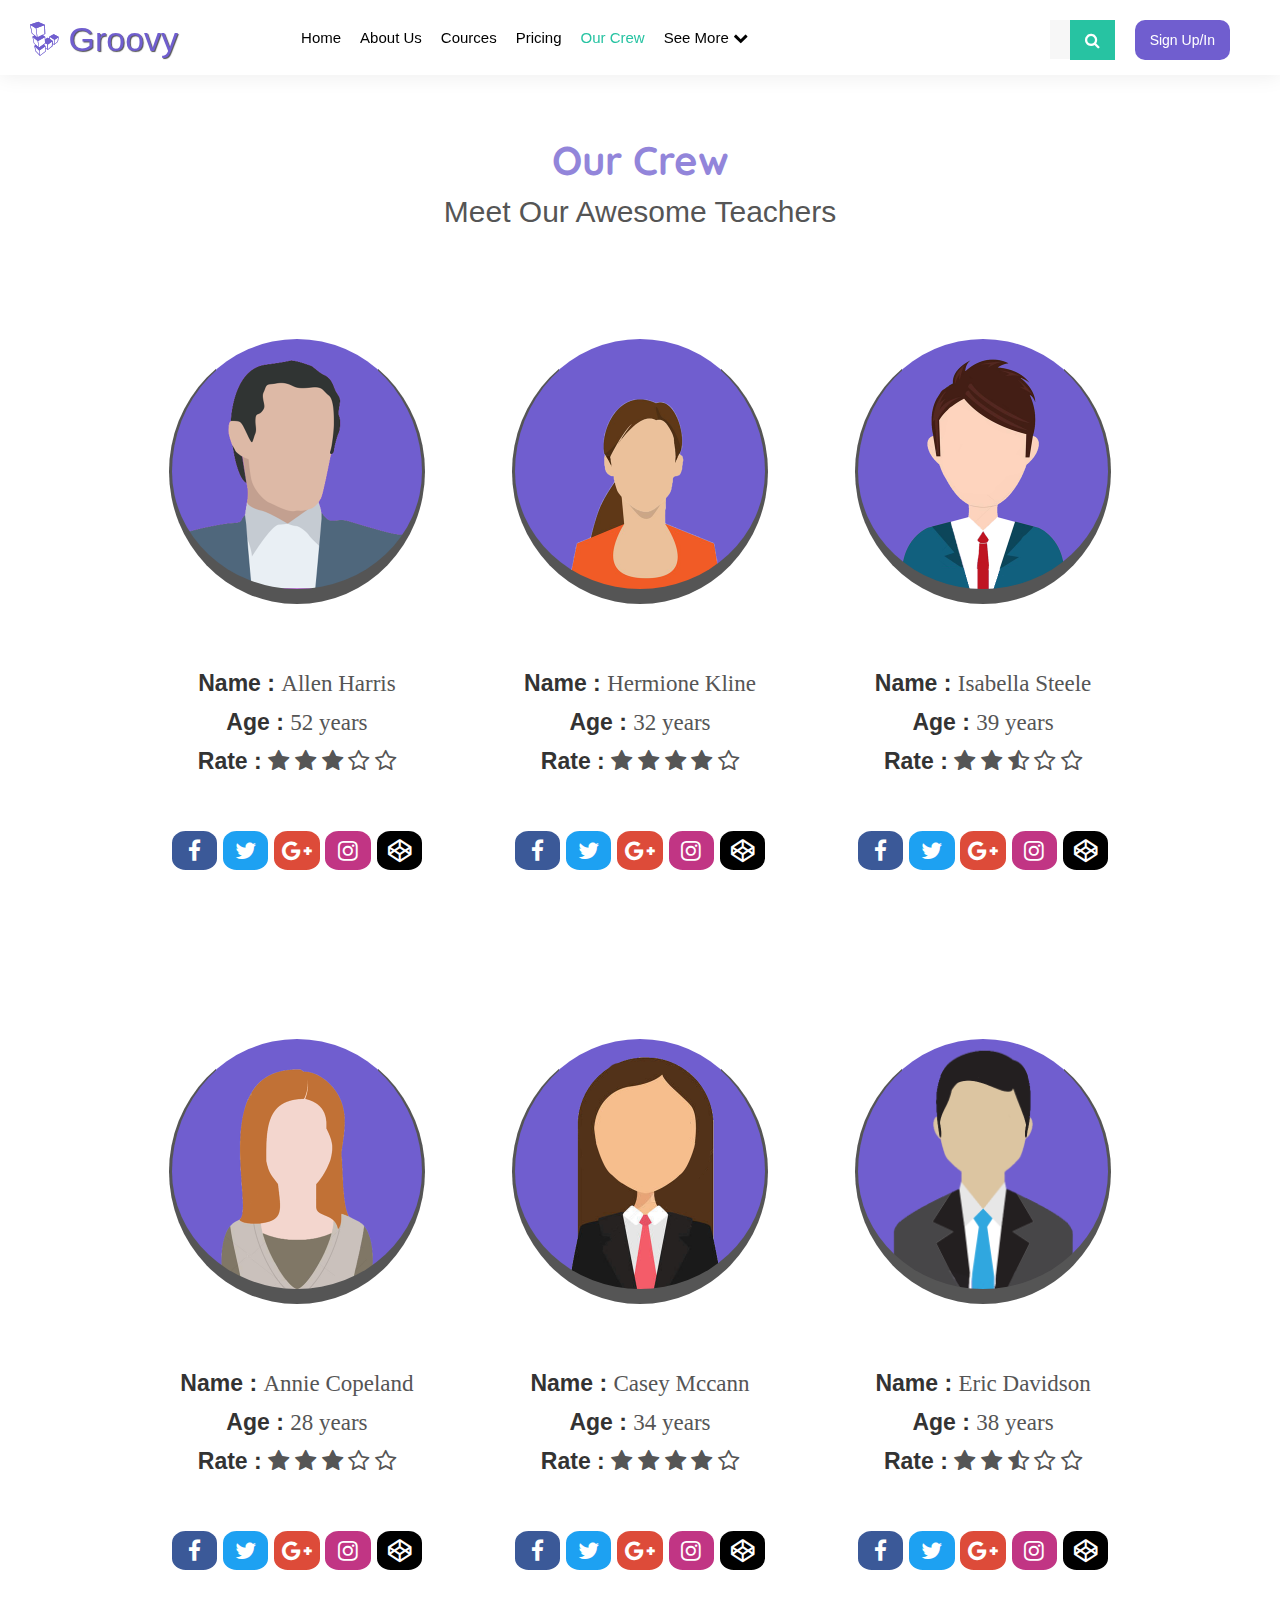
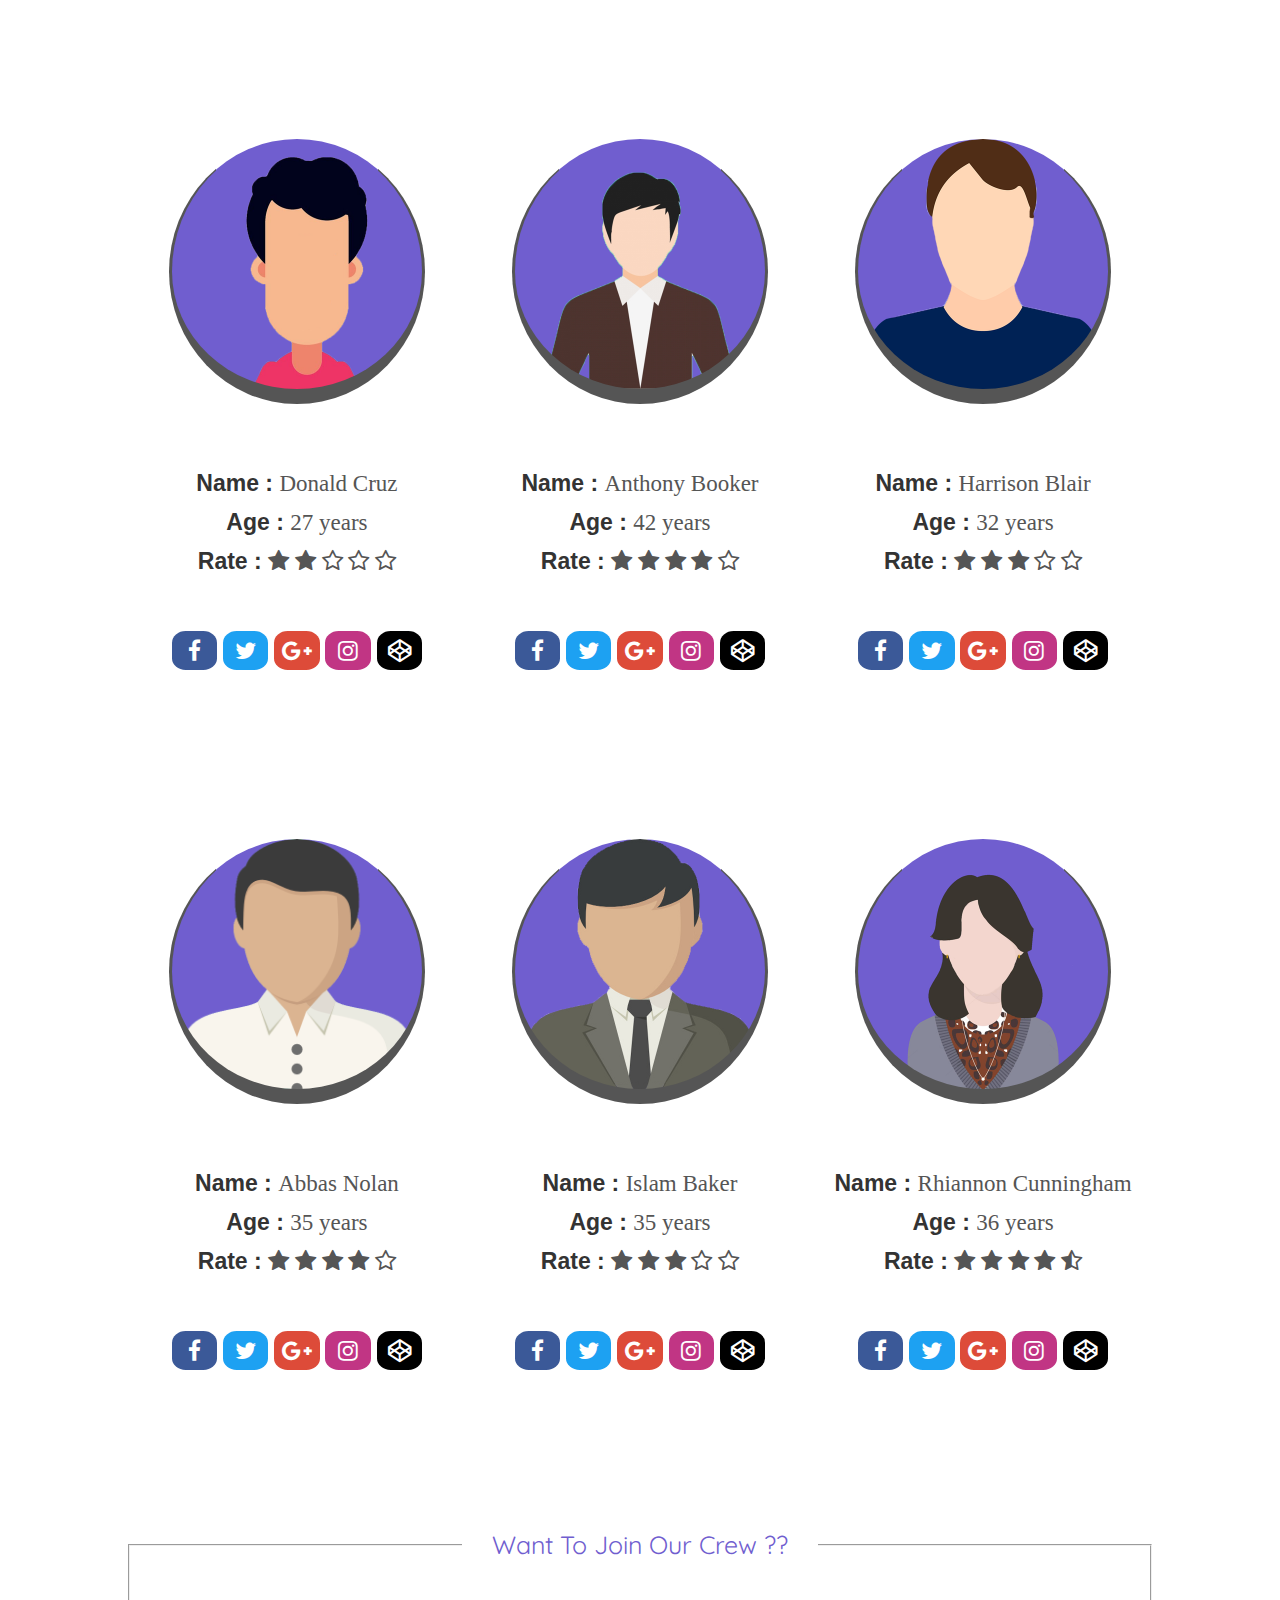
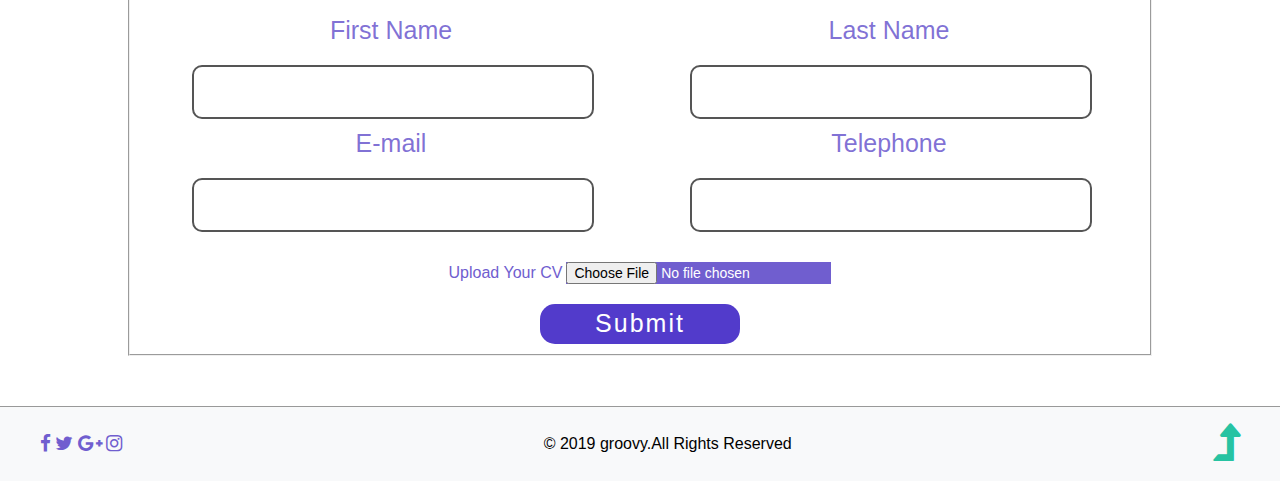
<file: crew/index.html>
<!DOCTYPE html>
<html>
  <head>
    <meta charset="utf-8" />
    <meta
      name="viewport"
      content="width=device-width, user-scalable=no, initial-scale=1.0, minimum-scale=1.0, maximum-scale=1.0"
    />
    <link rel="stylesheet" href="css/font-awesome.min.css" />
    <link rel="stylesheet" href="css/style.css" />
    <link
      href="https://fonts.googleapis.com/css?family=Noto+Sans+JP|Quicksand"
      rel="stylesheet"
    />
    <title>Our Crew</title>
    <link rel="icon" href="images/Capture.png" />
  </head>
  <body>
    <nav>
      <div class="logo">
        <i class="fa fa-linode mr-2" style="text-shadow: 0px 0px"></i>
        <span class="logo-ward">Groovy</span>
      </div>
      <label for="check" class="menu-label"></label>
      <div class="media-div">
        <div class="search">
          <input class="search-ch" type="checkbox" id="ch2" hidden />
          <input class="search-bar" type="text" placeholder="Search Here" />
          <label for="ch2"><i class="fa fa-search"></i></label>
        </div>
        <a href="../signing/index.html">Sign Up/In</a>
      </div>
      <div class="clear-fix"></div>
      <input class="ch" type="checkbox" id="check" hidden />
      <ul class="main-ul">
        <a href="../index.html"><li>Home</li></a>
        <a href="../about/index.html"><li>About Us</li></a>
        <a href="../course/index.html"><li>Cources</li></a>
        <a href="../pricing/index.html"><li>Pricing</li></a>
        <a href="../crew/index.html"><li class="active">Our Crew</li></a>
        <li class="drop-list">
          See More <i class="fa fa-chevron-down"></i>
          <ul class="sec-ul">
            <a href="../partners/index.html"
              ><li style="margin-bottom: 10px">Our Parteners</li></a
            >
            <a href="../contact/index.html"><li>Contact Us</li></a>
          </ul>
        </li>
        <a href="../partners/index.html" class="media-li"
          ><li>Our Parteners</li></a
        >
        <a href="../contact/index.html" class="media-li"><li>Contact Us</li></a>
      </ul>
    </nav>
    <div class="fixed-fix" id="up"></div>

    <h2 class="crew-title">Our Crew</h2>
    <p class="crew-title">Meet Our Awesome Teachers</p>
    <div class="main-container">
      <div class="card">
        <div
          class="card-image"
          style="background-image: url('images/1376037.png')"
        ></div>
        <div class="info">
          <p>
            <span class="title">Name : </span>
            <span>Allen Harris</span>
          </p>
          <p>
            <span class="title">Age : </span>
            <span>52 years</span>
          </p>
          <p style="margin-bottom: 50px">
            <span class="title">Rate : </span>
            <span>
              <i class="fa fa-star"></i>
              <i class="fa fa-star"></i>
              <i class="fa fa-star"></i>
              <i class="fa fa-star-o"></i>
              <i class="fa fa-star-o"></i>
            </span>
          </p>
          <span class="social">
            <a href="https://www.facebook.com/"
              ><i
                class="fa fa-facebook fa-fw"
                style="background-color: #3b5998"
              ></i
            ></a>
            <a href="https://twitter.com/login?lang=ar"
              ><i
                class="fa fa-twitter fa-fw"
                style="background-color: #1da1f2"
              ></i
            ></a>
            <a href="https://aboutme.google.com/u/0/?referer=gplus"
              ><i
                class="fa fa-google-plus fa-fw"
                style="background-color: #dd4b39"
              ></i
            ></a>
            <a href="https://www.instagram.com/"
              ><i
                class="fa fa-instagram fa-fw"
                style="background-color: #c13584"
              ></i
            ></a>
            <a href="https://codepen.io/"
              ><i class="fa fa-codepen fa-fw" style="background-color: #000"></i
            ></a>
          </span>
        </div>
      </div>
      <div class="card">
        <div
          class="card-image"
          style="background-image: url('images/800px_COLOURBOX12863210.png')"
        ></div>
        <div class="info">
          <p>
            <span class="title">Name : </span>
            <span>Hermione Kline</span>
          </p>
          <p>
            <span class="title">Age : </span>
            <span>32 years</span>
          </p>
          <p style="margin-bottom: 50px">
            <span class="title">Rate : </span>
            <span>
              <i class="fa fa-star"></i>
              <i class="fa fa-star"></i>
              <i class="fa fa-star"></i>
              <i class="fa fa-star"></i>
              <i class="fa fa-star-o"></i>
            </span>
          </p>
          <span class="social">
            <a href="https://www.facebook.com/"
              ><i
                class="fa fa-facebook fa-fw"
                style="background-color: #3b5998"
              ></i
            ></a>
            <a href="https://twitter.com/login?lang=ar"
              ><i
                class="fa fa-twitter fa-fw"
                style="background-color: #1da1f2"
              ></i
            ></a>
            <a href="https://aboutme.google.com/u/0/?referer=gplus"
              ><i
                class="fa fa-google-plus fa-fw"
                style="background-color: #dd4b39"
              ></i
            ></a>
            <a href="https://www.instagram.com/"
              ><i
                class="fa fa-instagram fa-fw"
                style="background-color: #c13584"
              ></i
            ></a>
            <a href="https://codepen.io/"
              ><i class="fa fa-codepen fa-fw" style="background-color: #000"></i
            ></a>
          </span>
        </div>
      </div>
      <div class="card">
        <div
          class="card-image"
          style="
            background-image: url('images/depositphotos_114817672-stock-illustration-avatar-man-icon-businesspeople-design.png');
          "
        ></div>
        <div class="info">
          <p>
            <span class="title">Name : </span>
            <span>Isabella Steele</span>
          </p>
          <p>
            <span class="title">Age : </span>
            <span>39 years</span>
          </p>
          <p style="margin-bottom: 50px">
            <span class="title">Rate : </span>
            <span>
              <i class="fa fa-star"></i>
              <i class="fa fa-star"></i>
              <i class="fa fa-star-half-empty"></i>
              <i class="fa fa-star-o"></i>
              <i class="fa fa-star-o"></i>
            </span>
          </p>
          <span class="social">
            <a href="https://www.facebook.com/"
              ><i
                class="fa fa-facebook fa-fw"
                style="background-color: #3b5998"
              ></i
            ></a>
            <a href="https://twitter.com/login?lang=ar"
              ><i
                class="fa fa-twitter fa-fw"
                style="background-color: #1da1f2"
              ></i
            ></a>
            <a href="https://aboutme.google.com/u/0/?referer=gplus"
              ><i
                class="fa fa-google-plus fa-fw"
                style="background-color: #dd4b39"
              ></i
            ></a>
            <a href="https://www.instagram.com/"
              ><i
                class="fa fa-instagram fa-fw"
                style="background-color: #c13584"
              ></i
            ></a>
            <a href="https://codepen.io/"
              ><i class="fa fa-codepen fa-fw" style="background-color: #000"></i
            ></a>
          </span>
        </div>
      </div>
      <div class="card">
        <div
          class="card-image"
          style="
            background-image: url('images/depositphotos_127734714-stock-illustration-vector-portrait-of-a-blonde.png');
          "
        ></div>
        <div class="info">
          <p>
            <span class="title">Name : </span>
            <span>Annie Copeland</span>
          </p>
          <p>
            <span class="title">Age : </span>
            <span>28 years</span>
          </p>
          <p style="margin-bottom: 50px">
            <span class="title">Rate : </span>
            <span>
              <i class="fa fa-star"></i>
              <i class="fa fa-star"></i>
              <i class="fa fa-star"></i>
              <i class="fa fa-star-o"></i>
              <i class="fa fa-star-o"></i>
            </span>
          </p>
          <span class="social">
            <a href="https://www.facebook.com/"
              ><i
                class="fa fa-facebook fa-fw"
                style="background-color: #3b5998"
              ></i
            ></a>
            <a href="https://twitter.com/login?lang=ar"
              ><i
                class="fa fa-twitter fa-fw"
                style="background-color: #1da1f2"
              ></i
            ></a>
            <a href="https://aboutme.google.com/u/0/?referer=gplus"
              ><i
                class="fa fa-google-plus fa-fw"
                style="background-color: #dd4b39"
              ></i
            ></a>
            <a href="https://www.instagram.com/"
              ><i
                class="fa fa-instagram fa-fw"
                style="background-color: #c13584"
              ></i
            ></a>
            <a href="https://codepen.io/"
              ><i class="fa fa-codepen fa-fw" style="background-color: #000"></i
            ></a>
          </span>
        </div>
      </div>
      <div class="card">
        <div
          class="card-image"
          style="
            background-image: url('images/depositphotos_181155408-stock-illustration-woman-different-facial-expressions-set.png');
          "
        ></div>
        <div class="info">
          <p>
            <span class="title">Name : </span>
            <span>Casey Mccann</span>
          </p>
          <p>
            <span class="title">Age : </span>
            <span>34 years</span>
          </p>
          <p style="margin-bottom: 50px">
            <span class="title">Rate : </span>
            <span>
              <i class="fa fa-star"></i>
              <i class="fa fa-star"></i>
              <i class="fa fa-star"></i>
              <i class="fa fa-star"></i>
              <i class="fa fa-star-o"></i>
            </span>
          </p>
          <span class="social">
            <a href="https://www.facebook.com/"
              ><i
                class="fa fa-facebook fa-fw"
                style="background-color: #3b5998"
              ></i
            ></a>
            <a href="https://twitter.com/login?lang=ar"
              ><i
                class="fa fa-twitter fa-fw"
                style="background-color: #1da1f2"
              ></i
            ></a>
            <a href="https://aboutme.google.com/u/0/?referer=gplus"
              ><i
                class="fa fa-google-plus fa-fw"
                style="background-color: #dd4b39"
              ></i
            ></a>
            <a href="https://www.instagram.com/"
              ><i
                class="fa fa-instagram fa-fw"
                style="background-color: #c13584"
              ></i
            ></a>
            <a href="https://codepen.io/"
              ><i class="fa fa-codepen fa-fw" style="background-color: #000"></i
            ></a>
          </span>
        </div>
      </div>
      <div class="card">
        <div
          class="card-image"
          style="background-image: url('images/if_7_avatar_2754582.png')"
        ></div>
        <div class="info">
          <p>
            <span class="title">Name : </span>
            <span>Eric Davidson</span>
          </p>
          <p>
            <span class="title">Age : </span>
            <span>38 years</span>
          </p>
          <p style="margin-bottom: 50px">
            <span class="title">Rate : </span>
            <span>
              <i class="fa fa-star"></i>
              <i class="fa fa-star"></i>
              <i class="fa fa-star-half-empty"></i>
              <i class="fa fa-star-o"></i>
              <i class="fa fa-star-o"></i>
            </span>
          </p>
          <span class="social">
            <a href="https://www.facebook.com/"
              ><i
                class="fa fa-facebook fa-fw"
                style="background-color: #3b5998"
              ></i
            ></a>
            <a href="https://twitter.com/login?lang=ar"
              ><i
                class="fa fa-twitter fa-fw"
                style="background-color: #1da1f2"
              ></i
            ></a>
            <a href="https://aboutme.google.com/u/0/?referer=gplus"
              ><i
                class="fa fa-google-plus fa-fw"
                style="background-color: #dd4b39"
              ></i
            ></a>
            <a href="https://www.instagram.com/"
              ><i
                class="fa fa-instagram fa-fw"
                style="background-color: #c13584"
              ></i
            ></a>
            <a href="https://codepen.io/"
              ><i class="fa fa-codepen fa-fw" style="background-color: #000"></i
            ></a>
          </span>
        </div>
      </div>
      <div class="card">
        <div
          class="card-image"
          style="background-image: url('images/maxresdefault.png')"
        ></div>
        <div class="info">
          <p>
            <span class="title">Name : </span>
            <span>Donald Cruz</span>
          </p>
          <p>
            <span class="title">Age : </span>
            <span>27 years</span>
          </p>
          <p style="margin-bottom: 50px">
            <span class="title">Rate : </span>
            <span>
              <i class="fa fa-star"></i>
              <i class="fa fa-star"></i>
              <i class="fa fa-star-o"></i>
              <i class="fa fa-star-o"></i>
              <i class="fa fa-star-o"></i>
            </span>
          </p>
          <span class="social">
            <a href="https://www.facebook.com/"
              ><i
                class="fa fa-facebook fa-fw"
                style="background-color: #3b5998"
              ></i
            ></a>
            <a href="https://twitter.com/login?lang=ar"
              ><i
                class="fa fa-twitter fa-fw"
                style="background-color: #1da1f2"
              ></i
            ></a>
            <a href="https://aboutme.google.com/u/0/?referer=gplus"
              ><i
                class="fa fa-google-plus fa-fw"
                style="background-color: #dd4b39"
              ></i
            ></a>
            <a href="https://www.instagram.com/"
              ><i
                class="fa fa-instagram fa-fw"
                style="background-color: #c13584"
              ></i
            ></a>
            <a href="https://codepen.io/"
              ><i class="fa fa-codepen fa-fw" style="background-color: #000"></i
            ></a>
          </span>
        </div>
      </div>
      <div class="card">
        <div
          class="card-image"
          style="
            background-image: url('images/pngtree-vector-business-man-icon-png-image_924785.png');
          "
        ></div>
        <div class="info">
          <p>
            <span class="title">Name : </span>
            <span>Anthony Booker</span>
          </p>
          <p>
            <span class="title">Age : </span>
            <span>42 years</span>
          </p>
          <p style="margin-bottom: 50px">
            <span class="title">Rate : </span>
            <span>
              <i class="fa fa-star"></i>
              <i class="fa fa-star"></i>
              <i class="fa fa-star"></i>
              <i class="fa fa-star"></i>
              <i class="fa fa-star-o"></i>
            </span>
          </p>
          <span class="social">
            <a href="https://www.facebook.com/"
              ><i
                class="fa fa-facebook fa-fw"
                style="background-color: #3b5998"
              ></i
            ></a>
            <a href="https://twitter.com/login?lang=ar"
              ><i
                class="fa fa-twitter fa-fw"
                style="background-color: #1da1f2"
              ></i
            ></a>
            <a href="https://aboutme.google.com/u/0/?referer=gplus"
              ><i
                class="fa fa-google-plus fa-fw"
                style="background-color: #dd4b39"
              ></i
            ></a>
            <a href="https://www.instagram.com/"
              ><i
                class="fa fa-instagram fa-fw"
                style="background-color: #c13584"
              ></i
            ></a>
            <a href="https://codepen.io/"
              ><i class="fa fa-codepen fa-fw" style="background-color: #000"></i
            ></a>
          </span>
        </div>
      </div>
      <div class="card">
        <div
          class="card-image"
          style="background-image: url('images/profile-2092113_640.png')"
        ></div>
        <div class="info">
          <p>
            <span class="title">Name : </span>
            <span>Harrison Blair</span>
          </p>
          <p>
            <span class="title">Age : </span>
            <span>32 years</span>
          </p>
          <p style="margin-bottom: 50px">
            <span class="title">Rate : </span>
            <span>
              <i class="fa fa-star"></i>
              <i class="fa fa-star"></i>
              <i class="fa fa-star"></i>
              <i class="fa fa-star-o"></i>
              <i class="fa fa-star-o"></i>
            </span>
          </p>
          <span class="social">
            <a href="https://www.facebook.com/"
              ><i
                class="fa fa-facebook fa-fw"
                style="background-color: #3b5998"
              ></i
            ></a>
            <a href="https://twitter.com/login?lang=ar"
              ><i
                class="fa fa-twitter fa-fw"
                style="background-color: #1da1f2"
              ></i
            ></a>
            <a href="https://aboutme.google.com/u/0/?referer=gplus"
              ><i
                class="fa fa-google-plus fa-fw"
                style="background-color: #dd4b39"
              ></i
            ></a>
            <a href="https://www.instagram.com/"
              ><i
                class="fa fa-instagram fa-fw"
                style="background-color: #c13584"
              ></i
            ></a>
            <a href="https://codepen.io/"
              ><i class="fa fa-codepen fa-fw" style="background-color: #000"></i
            ></a>
          </span>
        </div>
      </div>
      <div class="card">
        <div
          class="card-image"
          style="background-image: url('images/user_male.png')"
        ></div>
        <div class="info">
          <p>
            <span class="title">Name : </span>
            <span>Abbas Nolan</span>
          </p>
          <p>
            <span class="title">Age : </span>
            <span>35 years</span>
          </p>
          <p style="margin-bottom: 50px">
            <span class="title">Rate : </span>
            <span>
              <i class="fa fa-star"></i>
              <i class="fa fa-star"></i>
              <i class="fa fa-star"></i>
              <i class="fa fa-star"></i>
              <i class="fa fa-star-o"></i>
            </span>
          </p>
          <span class="social">
            <a href="https://www.facebook.com/"
              ><i
                class="fa fa-facebook fa-fw"
                style="background-color: #3b5998"
              ></i
            ></a>
            <a href="https://twitter.com/login?lang=ar"
              ><i
                class="fa fa-twitter fa-fw"
                style="background-color: #1da1f2"
              ></i
            ></a>
            <a href="https://aboutme.google.com/u/0/?referer=gplus"
              ><i
                class="fa fa-google-plus fa-fw"
                style="background-color: #dd4b39"
              ></i
            ></a>
            <a href="https://www.instagram.com/"
              ><i
                class="fa fa-instagram fa-fw"
                style="background-color: #c13584"
              ></i
            ></a>
            <a href="https://codepen.io/"
              ><i class="fa fa-codepen fa-fw" style="background-color: #000"></i
            ></a>
          </span>
        </div>
      </div>
      <div class="card">
        <div
          class="card-image"
          style="background-image: url('images/user_male7.png')"
        ></div>
        <div class="info">
          <p>
            <span class="title">Name : </span>
            <span>Islam Baker</span>
          </p>
          <p>
            <span class="title">Age : </span>
            <span>35 years</span>
          </p>
          <p style="margin-bottom: 50px">
            <span class="title">Rate : </span>
            <span>
              <i class="fa fa-star"></i>
              <i class="fa fa-star"></i>
              <i class="fa fa-star"></i>
              <i class="fa fa-star-o"></i>
              <i class="fa fa-star-o"></i>
            </span>
          </p>
          <span class="social">
            <a href="https://www.facebook.com/"
              ><i
                class="fa fa-facebook fa-fw"
                style="background-color: #3b5998"
              ></i
            ></a>
            <a href="https://twitter.com/login?lang=ar"
              ><i
                class="fa fa-twitter fa-fw"
                style="background-color: #1da1f2"
              ></i
            ></a>
            <a href="https://aboutme.google.com/u/0/?referer=gplus"
              ><i
                class="fa fa-google-plus fa-fw"
                style="background-color: #dd4b39"
              ></i
            ></a>
            <a href="https://www.instagram.com/"
              ><i
                class="fa fa-instagram fa-fw"
                style="background-color: #c13584"
              ></i
            ></a>
            <a href="https://codepen.io/"
              ><i class="fa fa-codepen fa-fw" style="background-color: #000"></i
            ></a>
          </span>
        </div>
      </div>
      <div class="card" style="margin-bottom: 50px">
        <div
          class="card-image"
          style="
            background-image: url('images/vector-portrait-of-a-brunette-woman-with-no-face-and-a-necklace-H66N6N.png');
          "
        ></div>
        <div class="info">
          <p>
            <span class="title">Name : </span>
            <span>Rhiannon Cunningham</span>
          </p>
          <p>
            <span class="title">Age : </span>
            <span>36 years</span>
          </p>
          <p style="margin-bottom: 50px">
            <span class="title">Rate : </span>
            <span>
              <i class="fa fa-star"></i>
              <i class="fa fa-star"></i>
              <i class="fa fa-star"></i>
              <i class="fa fa-star"></i>
              <i class="fa fa-star-half-empty"></i>
            </span>
          </p>
          <span class="social">
            <a href="https://www.facebook.com/"
              ><i
                class="fa fa-facebook fa-fw"
                style="background-color: #3b5998"
              ></i
            ></a>
            <a href="https://twitter.com/login?lang=ar"
              ><i
                class="fa fa-twitter fa-fw"
                style="background-color: #1da1f2"
              ></i
            ></a>
            <a href="https://aboutme.google.com/u/0/?referer=gplus"
              ><i
                class="fa fa-google-plus fa-fw"
                style="background-color: #dd4b39"
              ></i
            ></a>
            <a href="https://www.instagram.com/"
              ><i
                class="fa fa-instagram fa-fw"
                style="background-color: #c13584"
              ></i
            ></a>
            <a href="https://codepen.io/"
              ><i class="fa fa-codepen fa-fw" style="background-color: #000"></i
            ></a>
          </span>
        </div>
      </div>

      <fieldset>
        <legend>Want To Join Our Crew ??</legend>
        <form action="" name="myForm">
          <div class="data">
            <label for="">First Name</label>
            <input
              id="i1"
              type="text"
              name="firstName"
              onblur="chngeBorderColor2(this)"
              onfocus="chngeBorderColor(this)"
              autocomplete="off"
            />
          </div>
          <div class="data">
            <label for="">Last Name</label>
            <input
              id="i2"
              type="text"
              name="lastName"
              onblur="chngeBorderColor2(this)"
              onfocus="chngeBorderColor(this)"
              autocomplete="off"
            />
          </div>
          <div class="data">
            <label for="">E-mail</label>
            <input
              id="i3"
              type="email"
              name="E-mail"
              onblur="chngeBorderColor2(this)"
              onfocus="chngeBorderColor(this)"
              autocomplete="off"
            />
          </div>
          <div class="data">
            <label for="">Telephone</label>
            <input
              id="i4"
              type="text"
              name="tel"
              onblur="chngeBorderColor2(this)"
              onfocus="chngeBorderColor(this)"
              autocomplete="off"
            />
          </div>
          <div class="file">
            <label for="">Upload Your CV</label>
            <input id="i5" type="file" name="CV" />
          </div>
        </form>
        <input type="submit" id="click" form="myForm" />
      </fieldset>
    </div>

    <footer>
      <div class="social">
        <i class="fa fa-facebook"></i>
        <i class="fa fa-twitter"></i>
        <i class="fa fa-google-plus"></i>
        <i class="fa fa-instagram"></i>
      </div>
      <div class="rights">&copy; 2019 groovy.All Rights Reserved</div>
      <div>
        <a href="#up"><i class="fa fa-level-up fa-3x"></i></a>
      </div>
    </footer>

    <script src="JS/main.js"></script>
  </body>
</html>
</file>
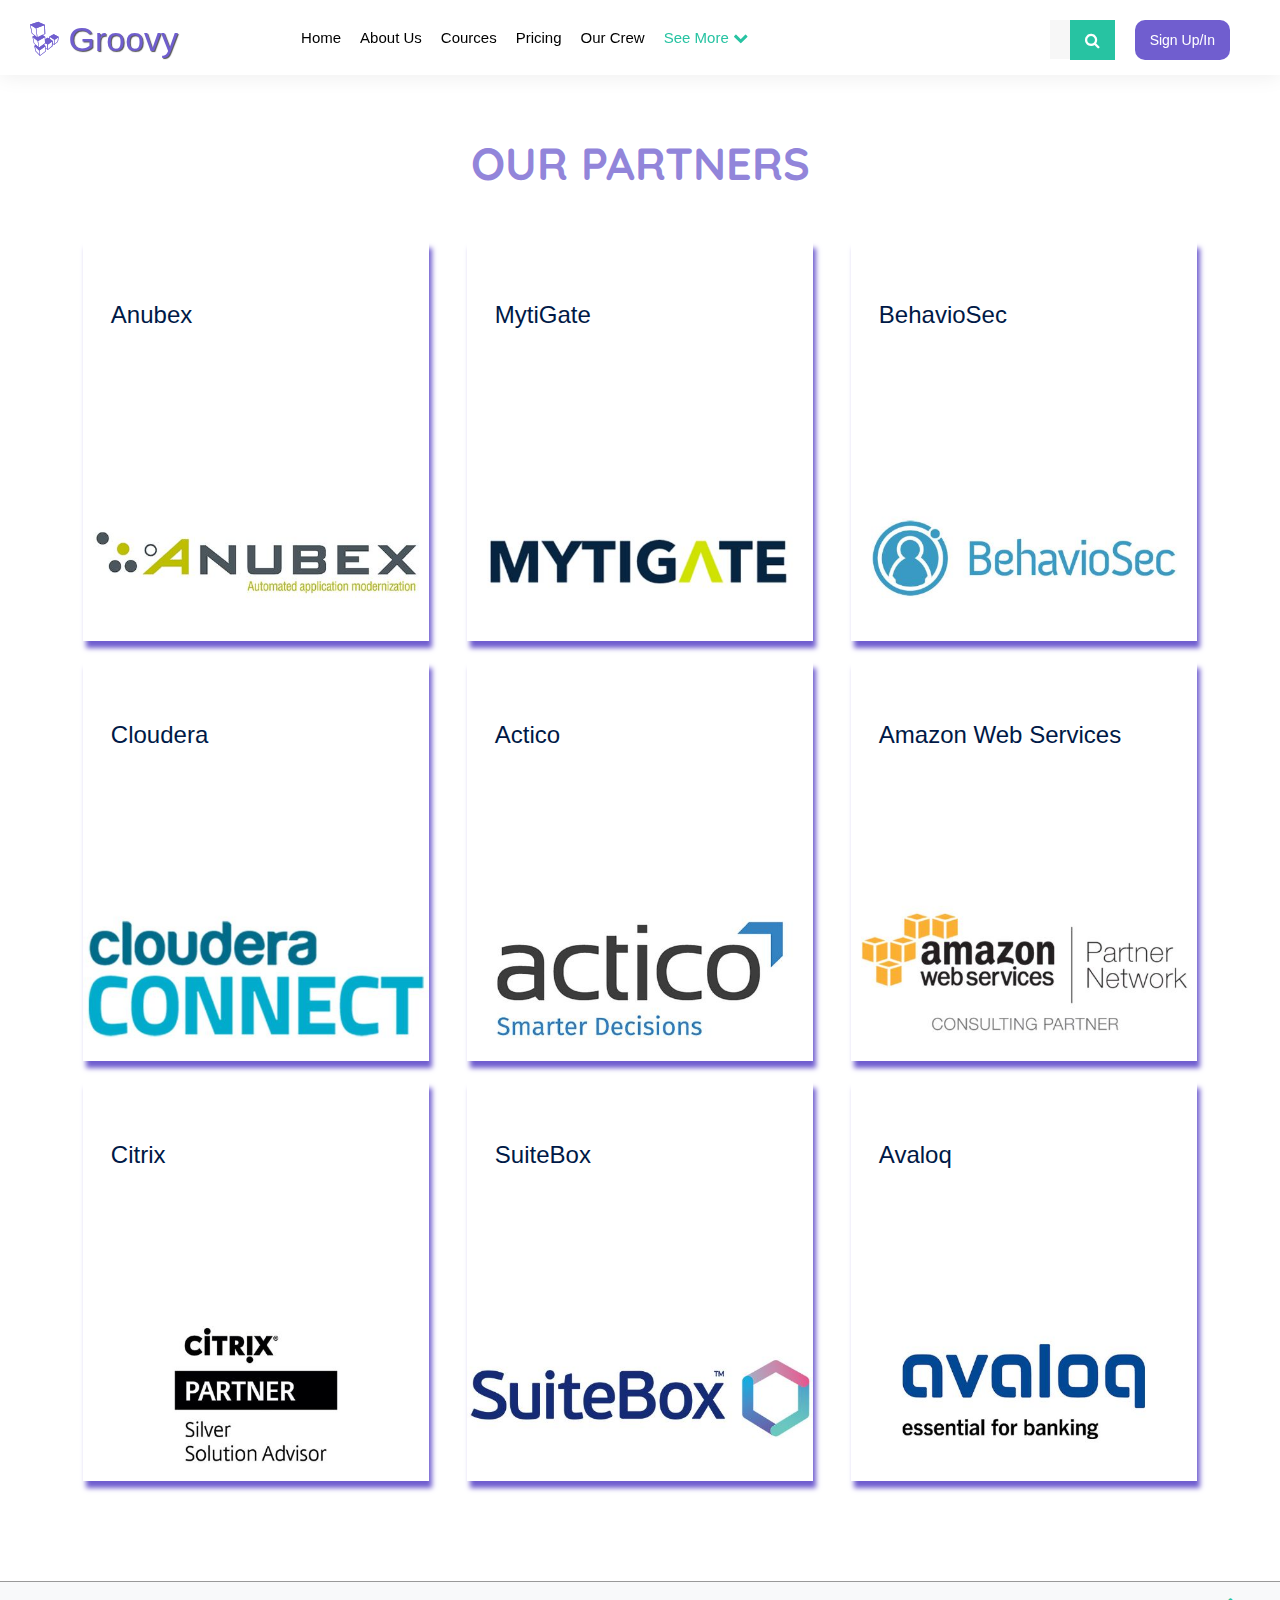
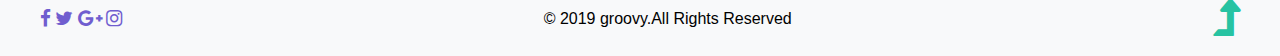
<file: partners/index.html>
<!DOCTYPE html>
<html lang="en">
  <head>
    <meta charset="UTF-8" />
    <meta name="viewport" content="width=device-width, initial-scale=1.0" />
    <meta http-equiv="X-UA-Compatible" content="ie=edge" />
    <title>Our Partners</title>
    <link href="css/style.css" rel="stylesheet" type="text/css" />
    <link href="css/font-awesome.min.css" rel="stylesheet" />
    <link rel="icon" href="images/Capture.png" />
    <link
      href="https://fonts.googleapis.com/css?family=Quicksand"
      rel="stylesheet"
    />
    <meta
      name="viewport"
      content="width=device-width, initial-scale=1, maximum-scale=1"
    />
  </head>

  <body>
    <nav>
      <div class="logo">
        <i class="fa fa-linode mr-2" style="text-shadow: 0px 0px"></i>
        <span class="logo-ward">Groovy</span>
      </div>
      <label for="check" class="menu-label"></label>
      <div class="media-div">
        <div class="search">
          <input class="search-ch" type="checkbox" id="ch2" hidden />
          <input class="search-bar" type="text" placeholder="Search Here" />
          <label for="ch2"><i class="fa fa-search"></i></label>
        </div>
        <a href="../signing/index.html">Sign Up/In</a>
      </div>
      <div class="clear-fix"></div>
      <input class="ch" type="checkbox" id="check" hidden />
      <ul class="main-ul">
        <a href="../index.html"><li>Home</li></a>
        <a href="../about/index.html"><li>About Us</li></a>
        <a href="../course/index.html"><li>Cources</li></a>
        <a href="../pricing/index.html"><li>Pricing</li></a>
        <a href="../crew/index.html"><li>Our Crew</li></a>
        <li class="drop-list active">
          See More <i class="fa fa-chevron-down"></i>
          <ul class="sec-ul">
            <a href="../partners/index.html"
              ><li style="margin-bottom: 10px; color: #27c3a2">
                Our Parteners
              </li></a
            >
            <a href="../contact/index.html"><li>Contact Us</li></a>
          </ul>
        </li>
        <a href="../partners/index.html" class="media-li"
          ><li style="color: white; background-color: #27c3a2">
            Our Parteners
          </li></a
        >
        <a href="../contact/index.html" class="media-li"><li>Contact Us</li></a>
      </ul>
    </nav>
    <div class="fixed-fix" id="up"></div>
    <div class="head">
      <h2>OUR PARTNERS</h2>
    </div>
    <div class="cont">
      <a href="https://www.anubex.com/" target="_blank">
        <div class="spon1">
          <div class="tit">
            <h2>Anubex</h2>
          </div>
          <div class="photo">
            <img src="images/Logo_Anubex.jpg" alt="" />
          </div>
        </div>
      </a>
      <a href="http://mytigate.com/" target="_blank">
        <div class="spon1">
          <div class="tit">
            <h2>MytiGate</h2>
          </div>
          <div class="photo">
            <img src="images/Mytigate.jpg" alt="" />
          </div>
        </div>
      </a>
      <a href="https://www.behaviosec.com/" target="_blank">
        <div class="spon1">
          <div class="tit">
            <h2>BehavioSec</h2>
          </div>
          <div class="photo">
            <img src="images/BehavioSec.jpg" alt="" />
          </div>
        </div>
      </a>
      <a href="http://www.cloudera.com/" target="_blank">
        <div class="spon1">
          <div class="tit">
            <h2>Cloudera</h2>
          </div>
          <div class="photo">
            <img src="images/cloudera-connect.jpg" alt="" />
          </div>
        </div>
      </a>
      <a href="https://www.actico.com/" target="_blank">
        <div class="spon1">
          <div class="tit">
            <h2>Actico</h2>
          </div>
          <div class="photo">
            <img src="images/actico_partnerlogo.jpg" alt="" />
          </div>
        </div>
      </a>
      <a
        href="https://www.gft.com/int/en/index/discovery/partners/amazon-web-services/"
        target="_blank"
      >
        <div class="spon1">
          <div class="tit">
            <h2>Amazon Web Services</h2>
          </div>
          <div class="photo">
            <img src="images/APN_Standard.jpg" alt="" />
          </div>
        </div>
      </a>
      <a href="https://www.citrix.com/" target="_blank">
        <div class="spon1">
          <div class="tit">
            <h2>Citrix</h2>
          </div>
          <div class="photo">
            <img src="images/CTX_P_Silver.jpg" alt="" />
          </div>
        </div>
      </a>
      <a href="https://www.suitebox.com/" target="_blank">
        <div class="spon1">
          <div class="tit">
            <h2>SuiteBox</h2>
          </div>
          <div class="photo">
            <img src="images/SuiteBox.jpg" alt="" />
          </div>
        </div>
      </a>
      <a href="https://www.avaloq.com/en/home" target="_blank">
        <div class="spon1">
          <div class="tit">
            <h2>Avaloq</h2>
          </div>
          <div class="photo">
            <img src="images/AVA_compact.jpg" alt="" />
          </div>
        </div>
      </a>
    </div>
    <footer>
      <div class="social">
        <i class="fa fa-facebook"></i>
        <i class="fa fa-twitter"></i>
        <i class="fa fa-google-plus"></i>
        <i class="fa fa-instagram"></i>
      </div>
      <div class="rights">&copy; 2019 groovy.All Rights Reserved</div>
      <div>
        <a href="#up"><i class="fa fa-level-up fa-3x"></i></a>
      </div>
    </footer>
  </body>
</html>
</file>
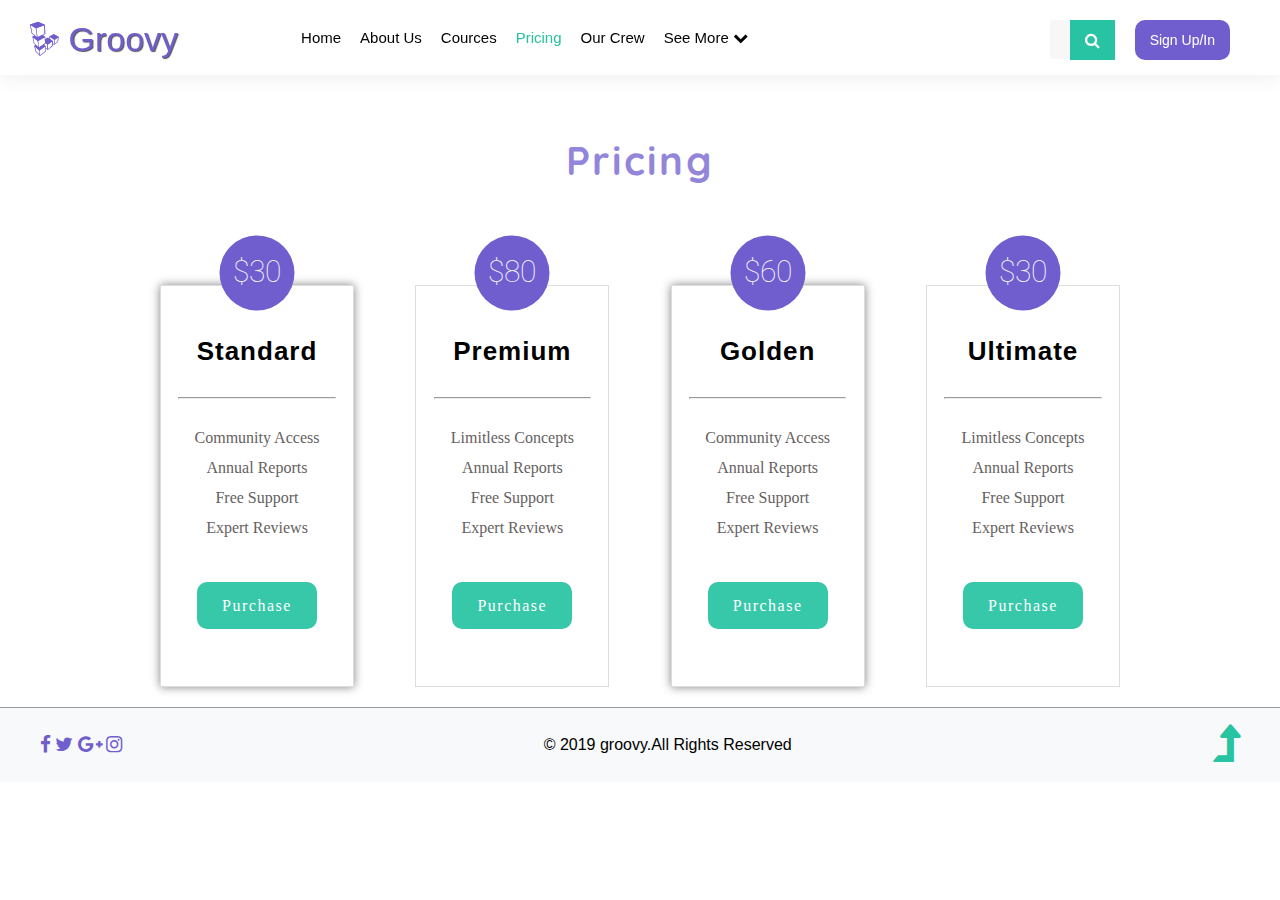
<file: pricing/index.html>
<!DOCTYPE html>
<html>
  <head>
    <link rel="stylesheet" href="css/style.css" />
    <link rel="stylesheet" href="css/font-awesome.min.css" />
    <link rel="icon" href="images/Capture.png" />
    <link
      href="https://fonts.googleapis.com/css?family=Roboto"
      rel="stylesheet"
    />
    <link
      href="https://fonts.googleapis.com/css?family=Noto+Sans+JP|Quicksand"
      rel="stylesheet"
    />
    <meta
      name="viewport"
      content="width=device-width, user-scalable=no, initial-scale=1.0, minimum-scale=1.0, maximum-scale=1.0"
    />
    <title>pricing</title>
  </head>

  <body>
    <nav>
      <div class="logo">
        <i class="fa fa-linode mr-2" style="text-shadow: 0px 0px"></i>
        <span class="logo-ward">Groovy</span>
      </div>
      <label for="check" class="menu-label"></label>
      <div class="media-div">
        <div class="search">
          <input class="search-ch" type="checkbox" id="ch2" hidden />
          <input class="search-bar" type="text" placeholder="Search Here" />
          <label for="ch2"><i class="fa fa-search"></i></label>
        </div>
        <a href="../signing/index.html">Sign Up/In</a>
      </div>
      <div class="clear-fix"></div>
      <input class="ch" type="checkbox" id="check" hidden />
      <ul class="main-ul">
        <a href="../index.html"><li>Home</li></a>
        <a href="../about/index.html"><li>About Us</li></a>
        <a href="../course/index.html"><li>Cources</li></a>
        <a href="../pricing/index.html"><li class="active">Pricing</li></a>
        <a href="../crew/index.html"><li>Our Crew</li></a>
        <li class="drop-list">
          See More <i class="fa fa-chevron-down"></i>
          <ul class="sec-ul">
            <a href="../partners/index.html"
              ><li style="margin-bottom: 10px">Our Parteners</li></a
            >
            <a href="../contact/index.html"><li>Contact Us</li></a>
          </ul>
        </li>
        <a href="../partners/index.html" class="media-li"
          ><li>Our Parteners</li></a
        >
        <a href="../contact/index.html" class="media-li"><li>Contact Us</li></a>
      </ul>
    </nav>
    <div class="fixed-fix" id="up"></div>
    <h2 class="title">Pricing</h2>
    <div class="main-container">
      <div class="prices adv">
        <div class="prices-top">
          <h3>$30</h3>
        </div>
        <div class="prices-bottom">
          <div class="prices-h">
            <h4>Standard</h4>
          </div>
          <hr />
          <ul>
            <li>Community Access</li>
            <li>Annual Reports</li>
            <li>Free Support</li>
            <li>Expert Reviews</li>
          </ul>
          <a href="#">Purchase</a>
        </div>
      </div>

      <div class="prices">
        <div class="prices-top">
          <h3>$80</h3>
        </div>
        <div class="prices-bottom">
          <div class="prices-h">
            <h4>Premium</h4>
          </div>
          <hr />
          <ul>
            <li>Limitless Concepts</li>
            <li>Annual Reports</li>
            <li>Free Support</li>
            <li>Expert Reviews</li>
          </ul>
          <a href="#">Purchase</a>
        </div>
      </div>
      <div class="prices adv">
        <div class="prices-top">
          <h3>$60</h3>
        </div>
        <div class="prices-bottom">
          <div class="prices-h">
            <h4>Golden</h4>
          </div>
          <hr />
          <ul>
            <li>Community Access</li>
            <li>Annual Reports</li>
            <li>Free Support</li>
            <li>Expert Reviews</li>
          </ul>
          <a href="#">Purchase</a>
        </div>
      </div>
      <div class="prices p-4 active">
        <div class="prices-top">
          <h3>$30</h3>
        </div>
        <div class="prices-bottom">
          <div class="prices-h">
            <h4>Ultimate</h4>
          </div>
          <hr />
          <ul>
            <li>Limitless Concepts</li>
            <li>Annual Reports</li>
            <li>Free Support</li>
            <li>Expert Reviews</li>
          </ul>
          <a href="#">Purchase</a>
        </div>
      </div>
    </div>

    <footer>
      <div class="social">
        <i class="fa fa-facebook"></i>
        <i class="fa fa-twitter"></i>
        <i class="fa fa-google-plus"></i>
        <i class="fa fa-instagram"></i>
      </div>
      <div class="rights">&copy; 2019 groovy.All Rights Reserved</div>
      <div>
        <a href="#up"><i class="fa fa-level-up fa-3x"></i></a>
      </div>
    </footer>
  </body>
</html>
</file>
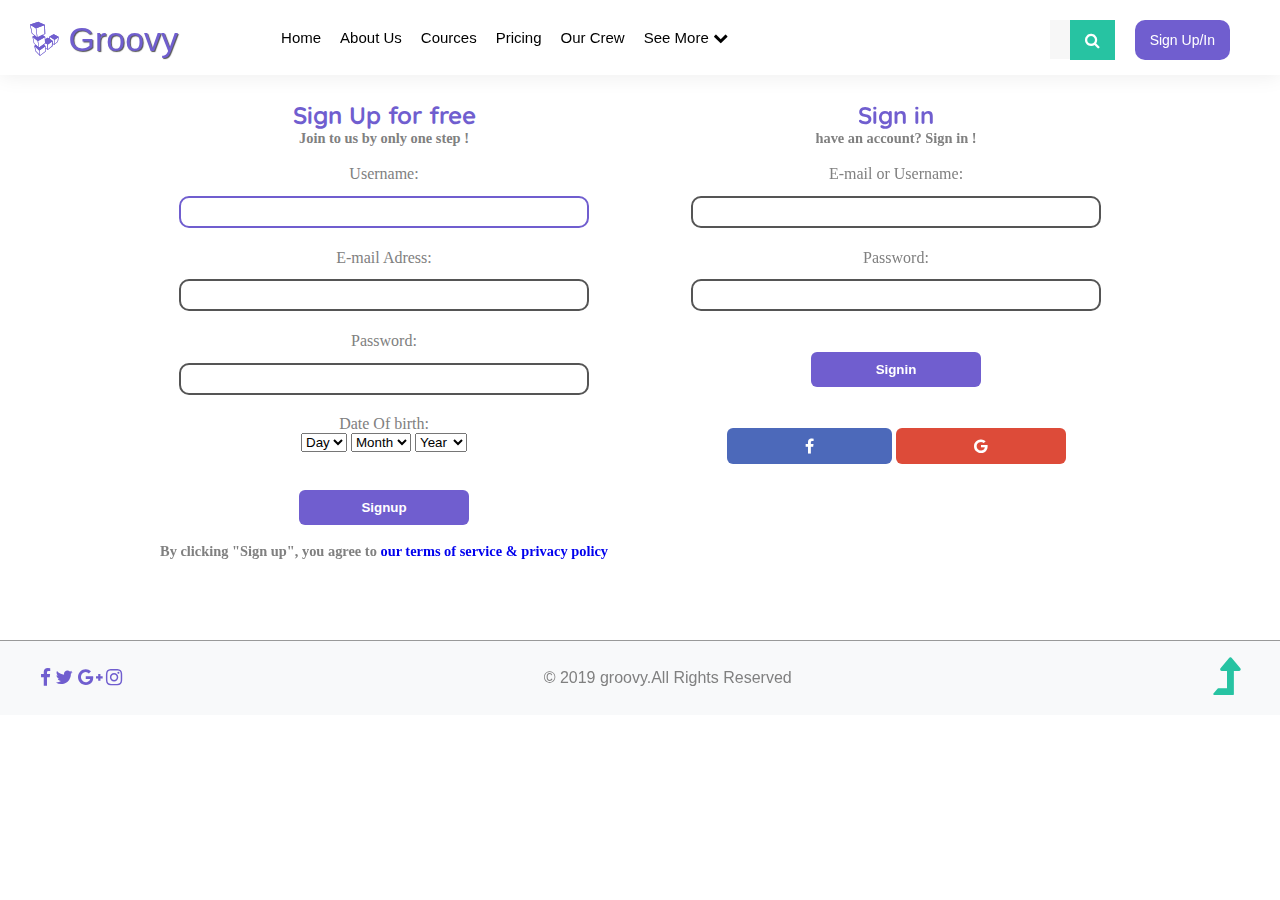
<file: signing/index.html>
<html>
  <head>
    <meta name="viewport" content="width=device-width,initial-scale=1" />
    <link
      href="https://fonts.googleapis.com/css?family=Noto+Sans+JP|Quicksand"
      rel="stylesheet"
    />
    <link rel="stylesheet" href="css/style.css" />
    <link rel="stylesheet" href="css/font-awesome.min.css" />
    <link rel="icon" href="images/Capture.png" />
  </head>

  <body>
    <nav>
      <div class="logo">
        <i class="fa fa-linode mr-2" style="text-shadow: 0px 0px"></i>
        <span class="logo-ward">Groovy</span>
      </div>
      <label for="check" class="menu-label"></label>
      <div class="media-div">
        <div class="search">
          <input class="search-ch" type="checkbox" id="ch2" hidden />
          <input class="search-bar" type="text" placeholder="Search Here" />
          <label for="ch2"><i class="fa fa-search"></i></label>
        </div>
        <a href="#">Sign Up/In</a>
      </div>
      <div class="clear-fix"></div>
      <input class="ch" type="checkbox" id="check" hidden />
      <ul class="main-ul">
        <a href="../index.html">
          <li>Home</li>
        </a>
        <a href="../about/index.html">
          <li>About Us</li>
        </a>
        <a href="../course/index.html">
          <li>Cources</li>
        </a>
        <a href="../pricing/index.html">
          <li>Pricing</li>
        </a>
        <a href="../crew/index.html">
          <li>Our Crew</li>
        </a>
        <li class="drop-list">
          See More <i class="fa fa-chevron-down"></i>
          <ul class="sec-ul">
            <a href="../partners/index.html">
              <li style="margin-bottom: 10px">Our Parteners</li>
            </a>
            <a href="../contact/index.html">
              <li>Contact Us</li>
            </a>
          </ul>
        </li>
        <a href="../partners/index.html" class="media-li">
          <li>Our Parteners</li>
        </a>
        <a href="../contact/index.html" class="media-li">
          <li>Contact Us</li>
        </a>
      </ul>
    </nav>
    <div class="fixed-fix" id="up"></div>

    <div class="cont">
      <div class="signin">
        <h2>Sign Up for free</h2>
        <h5>Join to us by only one step !</h5>
        <br />

        <form class="formm">
          <label for="username">Username:</label>
          <input
            type="text"
            required
            min="7"
            max="18"
            required
            id="username"
            onblur="chngeBorderColor2(this)"
            onfocus="chngeBorderColor(this)"
            autocomplete="off"
            autofocus
          />
          <label for="email">E-mail Adress:</label>
          <input
            type="email"
            required
            id="email"
            onblur="chngeBorderColor2(this)"
            onfocus="chngeBorderColor(this)"
            autocomplete="off"
          />

          <label for="password">Password:</label>
          <input
            type="password"
            required
            min="7"
            max="18"
            required
            id="password"
            onblur="chngeBorderColor2(this)"
            onfocus="chngeBorderColor(this)"
            autocomplete="off"
          />
          <label for="Date">Date Of birth:</label>

          <select name="day" id="day">
            <option value="" disabled selected>Day</option>
          </select>
          <select name="month">
            <option value="" disabled selected>Month</option>
            <option value="jun">jun</option>
            <option value="feb">Feb</option>
            <option value="march">March</option>
            <option value="apr">April</option>
            <option value="may">May</option>
            <option value="june">June</option>
            <option value="july">July</option>
            <option value="aug">Aug</option>
            <option value="sept">Sept</option>
            <option value="oct">Oct</option>
            <option value="nov">Nov</option>
            <option value="dec">Dec</option>
          </select>
          <select name="year" id="year">
            <option value="" disabled selected>Year</option>
          </select>
          <br /><br />
          <input type="submit" name="submit" value="Signup" class="a2" /><br />
          <h5 class="terms">
            By clicking "Sign up", you agree to
            <a href="#" class="aa">our terms of service &amp; privacy policy</a>
          </h5>
        </form>
      </div>
      <div class="signup">
        <h2>Sign in</h2>
        <h5>have an account? Sign in !</h5>
        <br />
        <form class="formm">
          <label for="email">E-mail or Username:</label>
          <input
            type="email"
            required
            id="email"
            onblur="chngeBorderColor2(this)"
            onfocus="chngeBorderColor(this)"
            autocomplete="off"
          /><br />
          <label for="password2">Password:</label>
          <input
            type="password"
            required
            id="password2"
            onblur="chngeBorderColor2(this)"
            onfocus="chngeBorderColor(this)"
            autocomplete="off"
          />
          <input type="submit" name="submit" value="Signin" class="a23" />
        </form>
        <div>
          <a href="#" class="face"><i class="fa fa-facebook-f icon"></i></a>
          <a href="#" class="google"><i class="fa fa-google icon"></i></a>
        </div>
      </div>
    </div>

    <footer>
      <div class="social">
        <i class="fa fa-facebook"></i>
        <i class="fa fa-twitter"></i>
        <i class="fa fa-google-plus"></i>
        <i class="fa fa-instagram"></i>
      </div>
      <div class="rights">&copy; 2019 groovy.All Rights Reserved</div>
      <div>
        <a href="#up"><i class="fa fa-level-up fa-3x"></i></a>
      </div>
    </footer>

    <script>
      var years,
        d1 = document.getElementById("year");
      for (years = 1990; years <= 2017; years = years + 1) {
        var d = document.createElement("option");
        d1.appendChild(d);
        d.innerHTML = years;
      }
      var days,
        d2 = document.getElementById("day");
      for (days = 1; days <= 31; days = days + 1) {
        var d = document.createElement("option");
        d2.appendChild(d);
        d.innerHTML = days;
      }
      function chngeBorderColor(i) {
        "use strict";
        i.style.borderColor = "#705ECF";
      }
      function chngeBorderColor2(i) {
        "use strict";
        if (i.value === "") {
          i.style.borderColor = "#555";
        } else {
          i.style.borderColor = "#705ECF";
        }
      }
    </script>
  </body>
</html>
</file>
<file: css/style.css>
* {
    padding: 0;
    margin: 0;
    box-sizing: border-box;
}
.fixed-fix {
    height: 85px
}
.container {
    width: 70%;
    margin: 0 auto 80px;
    display: flex;
    justify-content: space-between;
    flex-wrap: wrap;
}
.sp-p {
    font-family: arial;
    color: #555;
    line-height: 1.7;
    letter-spacing: 1px;
    font-size: 14px;
}
/*
============================================
            start nav bar
============================================
*/

nav {
    position: fixed;
    width: 100%;
    height: 75px;
    padding: 20px 30px;
    box-sizing: border-box;
    box-shadow: 0px 1px 20px #ededed;
    background-color: white;
    z-index: 2;
}

nav .logo {
    font-size: 34px;
    color: #705ECF;
    font-family: arial;
    text-shadow: 1px 1px 1px #555;
    display: inline-block
}

nav .menu-label {
    background-image: url('../images/iconfinder_Menu_green_1891031.png');
    float: right;
    background-size: cover;
    padding: 20px;
    display: none;
}
nav .media-div .search {float: right}

nav .media-div .search .search-bar {
    padding: 12px 10px;
    border: 0;
    background-color: #F7F7F7;
    outline: 0;
    letter-spacing: 2px;
    color: #444;
    float: left;
    transition: all .3s linear;
    width: 0px;
}

nav .media-div .search .fa-search {
    padding: 12px 15px;
    background-color: #27C3A2;
    font-size: 16px;
    color: white;
    margin-right: 20px;
    cursor: pointer;
    transition: background-color .2s ease-in-out;
    float: left;
}

.media-div .search .search-ch:checked ~ .search-bar {
    width: 160px;
    display: inline-block;
}



nav .media-div {
    float: right;
    display: flex;
    justify-content: center;
}

nav .fa-search:hover {background-color: #6fc3b1;}

nav .media-div a {
    padding: 12px 15px;
    font-size: 14px;
    background-color: #705ECF;
    border-radius: 10px;
    transition: background-color .2s ease-in-out;
    margin-right: 20px;
    text-decoration: none;
    color: white;
    font-family: arial;
    flex-shrink: 0;
}

nav .media-div a:hover {background-color: #8d80d0}



nav .main-ul {
    list-style: none;
    position: absolute;
    top: 50%;
    left: 40%;
    transform: translate(-50%, -50%);
}

nav .main-ul .active {color: #27C3A2}

nav .main-ul li {
    display: inline-block;
    color: #000;
    font-family: arial;
    transition: color .2s ease-in-out;
    font-size: 15px;
    padding-right: 15px
}

nav .main-ul li:hover {color: #27C3A2}

nav .main-ul .media-li {display: none}

/* start of the drop down list*/

nav .main-ul .drop-list {cursor: pointer}

nav .main-ul .drop-list .sec-ul {
    background: #111;
    border-radius: 5px;
    color: white;
    position: absolute;
    padding: 20px;
    width: 120px;
    display: none;
}

nav .main-ul .drop-list .sec-ul li {color: white;}

nav .main-ul .drop-list .sec-ul li:hover {color: #27C3A2}

nav .main-ul .drop-list {position: relative}

nav .main-ul .drop-list:hover .sec-ul {display: inline-block}

/* end of the drop down list*/

.main-ul a {
    text-decoration: none;
}



@media(max-width : 1119px) {
    nav {padding: 20px 0}

    nav .main-ul {
        display: none;
        position: static;
        margin: 12px 0
    }

    nav .media-div {
        float: right;
        margin-top: 0;
        align-items: center;
        justify-content: space-between
    }

    nav .media-div .search .search-bar .search-bar {
        float: right;
        margin-right: 10px;
    }

    nav .media-div .search {float: left}

    nav .menu-label {
        display: inline-block;
        margin-right: 20px
    }

    nav .main-ul .media-li {display: block}

    nav .main-ul .active {
        background-color: #27C3A2;
        color: white;
    }

    nav .logo {margin-left: 20px}

    nav .main-ul .drop-list {display: none}

    .ch:checked ~ .main-ul {
        display: block;
        background-color: #fff;
        transform: translate(0, 0);
        padding: 0;
        width: 100%
    }

    .ch:checked ~ .main-ul li {
        display: block;
        text-align: center;
        padding: 10px 0;
        font-size: 18px;
    }

    .ch:checked ~ .main-ul .drop-list {
        display: none
    }

    nav .main-ul li:hover {
        background-color: #27C3A2;
        color: white;
    }
}

@media(max-width : 767px) {    
    nav .menu-label {display: inline-block;}
    
    nav .search {float: none;}

    .media-div .search .search-bar {width: 0;}

    .fixed-fix {height: 85px;}

    .media-div .search .search-ch:checked ~ .search-bar {
        width: 55%;
        display: inline-block;
    }
}

@media (max-width:700px) {
    nav {height: 120px;}

    nav .media-div {
        float: none;
        margin: 9px 0;
    }
    
    nav .media-div .search  .fa-search {margin: 0}
    
    nav label {float: left}

    .media-div .search .search-bar {
        float: left;
        margin: 0
    }
}


/*
============================================
            end nav
============================================
*/

h2.main-title{
    font-size: 50px;
    text-align: center;
    font-family: 'Quicksand' ,arial;
    margin: 50px 0;
    color: #9285DA;
}



/*
============================================
            start home
============================================
*/

.container .voo1{
    width: 50%;
}
.container .voo1 h3{
    font-size: 35px;
    font-family: 'Roboto' ,arial;
    letter-spacing: 2px;
    margin-top: 50px
}
.container .voo1 h3 span{color: darkviolet;}
.container .voo1 p.first{
    color: #333;
    margin: 0;
    font-size: 19px
}
.container .voo1 p{
    line-height: 1.7;
    color: #555;
    font-family: arial;
    margin-bottom: 40px

}
.container .vof{width: 40%}
.container img{width: 100%;}
.ut {
    width: 120px;
    height: 50px;
    color: white;
    background-color: darkviolet;
    border: none;
    border-radius: 10px;
    outline: 0;
    font-size: 17px
}
@media (max-width : 1119px){
    .container .voo1{
        width: 100%;
        text-align: center
    }
    .container .vof{
        width: 60%;
        margin: auto;
        margin-top: 40px
    }
    .container .voo1 h3{
        margin-bottom: 20px
    }
}
/*
============================================
            end home
============================================
*/



/*
============================================
            start advs
============================================
*/
.allvol {
    padding: 80px 0
}

.scr {
    text-align: center;
    width: 30%;
    height: 375px;
    justify-content: center;
    overflow: auto;
    background-color: white;
    position: relative;
    transition: box-shadow .2s linear
}
.scr:hover{
    box-shadow:  0px 0px 20px #999;
}


.allvol .fa{
    font-size: 54px;
    margin: 40px 0 0;
}
.fa-user {
    color: #e2ce60;
}

.fa-thumbs-up {
    color: lightcoral;
}

.fa-comments {
    color: royalblue;
}
.allvol .scr .sp-p{
    padding: 50px 20px
}
.allvol .scr a{
    display: block;
    text-decoration: none;
    color: #4e32dd;
    font-weight: bolder;
    position: absolute;
    bottom: 50px;
    left: 50%;
    transform: translate(-50%)
}
@media (max-width : 1119px){
    .scr{
        height: 500px
    }
    
}
@media(max-width : 767px) {
    .scr {
        width: 80%;
        margin: 40px auto;
    }
}
/*
============================================
            end advs
============================================
*/



/*
============================================
            start Experience
============================================
*/

.container .vo1{
    width: 50%;
}
.container .vo1 h3{
    font-size: 35px;
    font-family: 'Roboto' ,arial;
    letter-spacing: 2px;
}
.container .vo1 h6{
    color: #27C3A2;
    font-family: tahoma;
    letter-spacing: 2px
}
.container .vo1 p {
    text-transform: capitalize
}
.container .vo1 ul{list-style-position: inside;}
.container .vo1 li{
    color: #222;
    margin: 10px;
    font-family: arial;
    
}
.container .thr{width: 40%}
.container .thr img{width: 100%;}
.ut {
    width: 120px;
    height: 50px;
    color: white;
    background-color: darkviolet;
    border: none;
    border-radius: 10px;
    outline: 0;
    font-size: 17px
}
@media (max-width : 1119px){
    .container .voo1{
        width: 100%;
        text-align: center
    }
    .container .vof{
        width: 60%;
        margin: auto;
        margin-top: 40px
    }
    .container .voo1 h3{
        margin-bottom: 20px
    }
}
@media (max-width : 1119px){

}
@media(max-width : 767px) {
    .container .vo1 {
        width: 100%;
    }
    .container .vo1 h3{
    font-size: 27px;
    }
    .container .thr {
        width: 70%;
        margin: 50px 0 50px 10px 
    }
}
/*
============================================
            end Experience
============================================
*/




/*
============================================
            start Services
============================================
*/
.ser-tit h3{
    padding: 80px 0 20px;
    font-size: 35px;
    font-family: 'Roboto' ,arial;
    letter-spacing: 2px;
}
.service {
    padding: 80px 0;
    margin: 0 auto
}

.service .part {
    text-align: center;
    width: 30%;
    height: 325px;
    justify-content: center;
    overflow: auto;
    background-color: white;
    position: relative;
    transition: box-shadow .2s linear
}
.service .part:hover{
    box-shadow:  0px 0px 20px #999;
}


.service .fa{
    font-size: 54px;
    margin: 40px 0;
    border-radius: 50%;
}
.fa-line-chart {
    color: #FF3A46;
}

.fa-usd{
    color: #00EBAC;
}

.fa-lightbulb-o {
    color: #9657F6;
}
.service .part h3{
    margin: 10px 0;
    color: #222;
    letter-spacing: 1.5px;
    font-family: 'Roboto' ,arial;
    
}
.service .part .sp-p{
    padding: 0 40px
}
.service .part a{
    display: block;
    text-decoration: none;
    color: #4e32dd;
    font-weight: bolder;
    position: absolute;
    bottom: 50px;
    left: 50%;
    transform: translate(-50%)
}
@media(max-width : 767px){
    .service .part{
        width: 100%;
        margin: 50px 0;
        height: 400px
    }
    .ser-tit .sp-p{
        padding: 0 25px
    }
}


/*
============================================
            end Services
============================================
*/
@media(max-width : 767px) {

    .gag {
        display: inline;

        margin: 2%;
        font-size: 1.2em;

    }

    .two {
        height: 1500px;
        box-sizing: border-box;
    }



    img {
        height: 55%;
        width: 40%;
    }

    .allvol {


        display: block;
    }

    

    .as2,
    .as4,
    .as6 {
        display: inline-block
    }


    .container {
        display: block;
    }

    .four {

        height: 850px;
    }

    .voo1 {

        width: 100%;

    }

    .tab {

        float: none;
    }

    .one {

        height: 900px;

    }

    .tab2 {
        margin-left: 3.5%
    }

    .five {

        height: 560px;
    }

    .tab {
        width: 100%;
        margin-right: 6%;
    }



    


    .vo {
        display: block;
    }


}
input[type=button]:hover,
input[type=submit]:hover {
    opacity: 0.75;
    cursor: pointer
}
/*
============================================
            start footer
============================================
*/
footer {
    border: 1px solid #999;
    border-width: 1px 0 0;
    padding: 20px 40px;
    display: flex;
    justify-content: space-between;
    align-items: center;
    height: 75px;
    background-color: #F8F9FA;
    font-family: arial;
    box-sizing: border-box;
}

footer .social i {
    color: #705ECF;
    cursor: pointer;
    font-size: 19px
}

footer .social i:hover {
    color: #27C3A2
}

footer .fa-level-up {
    color: #27C3A2;
}

@media(max-width : 767px) {
    footer {
        padding: 20px 20px;
    }

    footer .rights {
        font-size: 10px
    }

    footer .fa-level-up {
        font-size: 20px
    }

    footer .social {
        font-size: 0px
    }

    footer .social i {
        margin-left: 3px;
        font-size: 12px;
    }
}

/*
============================================
            end footer
============================================
*/
</file>
<file: about/css/style.css>
*{margin: 0;font-family: arial}
.clear-fix{clear: both}
.fixed-fix{height: 85px}
.container{
    width: 70%;
    margin: auto;
    display: flex;
    margin-bottom: 80px;
    justify-content: space-between
}
.special-p{
    line-height: 1.7;
    color: #555;
    letter-spacing: 1px;
    font-family: 'Roboto',tahoma;
}
.special-title{
    font-size: 35px;
    margin-bottom: 20px;
    color: #222;
}
.special-button{
    color: white;
    text-decoration: none;
    padding: 15px 20px;
    background-color: #37bda0;
    border-radius: 12px;
    margin-top: 20px;
    display: inline-block;
}
.special-button:hover{
    background-color: #6bb9a8;
}








*{margin: 0}
.clear-fix{clear: both}
.fixed-fix{height: 85px}
/*
============================================
            start nav bar
============================================
*/

nav {
    position: fixed;
    width: 100%;
    height: 75px;
    padding: 20px 30px;
    box-sizing: border-box;
    box-shadow: 0px 1px 20px #ededed;
    background-color: white;
    z-index: 2;
}

nav .logo {
    font-size: 34px;
    color: #705ECF;
    font-family: arial;
    text-shadow: 1px 1px 1px #555;
    display: inline-block
}

nav .menu-label {
    background-image: url('../images/iconfinder_Menu_green_1891031.png');
    float: right;
    background-size: cover;
    padding: 20px;
    display: none;
}
nav .media-div .search {float: right}

nav .media-div .search .search-bar {
    padding: 12px 10px;
    border: 0;
    background-color: #F7F7F7;
    outline: 0;
    letter-spacing: 2px;
    color: #444;
    float: left;
    transition: all .3s linear;
    width: 0px;
}

nav .media-div .search .fa-search {
    padding: 12px 15px;
    background-color: #27C3A2;
    font-size: 16px;
    color: white;
    margin-right: 20px;
    cursor: pointer;
    transition: background-color .2s ease-in-out;
    float: left;
}

.media-div .search .search-ch:checked ~ .search-bar {
    width: 160px;
    display: inline-block;
}



nav .media-div {
    float: right;
    display: flex;
    justify-content: center;
}

nav .fa-search:hover {background-color: #6fc3b1;}

nav .media-div a {
    padding: 12px 15px;
    font-size: 14px;
    background-color: #705ECF;
    border-radius: 10px;
    transition: background-color .2s ease-in-out;
    margin-right: 20px;
    text-decoration: none;
    color: white;
    font-family: arial;
    flex-shrink: 0;
}

nav .media-div a:hover {background-color: #8d80d0}



nav .main-ul {
    list-style: none;
    position: absolute;
    top: 50%;
    left: 40%;
    transform: translate(-50%, -50%);
}

nav .main-ul .active {color: #27C3A2}

nav .main-ul li {
    display: inline-block;
    color: #000;
    font-family: arial;
    transition: color .2s ease-in-out;
    font-size: 15px;
    padding-right: 15px
}

nav .main-ul li:hover {color: #27C3A2}

nav .main-ul .media-li {display: none}

/* start of the drop down list*/

nav .main-ul .drop-list {cursor: pointer}

nav .main-ul .drop-list .sec-ul {
    background: #111;
    border-radius: 5px;
    color: white;
    position: absolute;
    padding: 20px;
    width: 120px;
    display: none;
}

nav .main-ul .drop-list .sec-ul li {color: white;}

nav .main-ul .drop-list .sec-ul li:hover {color: #27C3A2}

nav .main-ul .drop-list {position: relative}

nav .main-ul .drop-list:hover .sec-ul {display: inline-block}

/* end of the drop down list*/

.main-ul a {
    text-decoration: none;
}



@media(max-width : 1119px) {
    nav {padding: 20px 0}

    nav .main-ul {
        display: none;
        position: static;
        margin: 12px 0
    }

    nav .media-div {
        float: right;
        margin-top: 0;
        align-items: center;
        justify-content: space-between
    }

    nav .media-div .search .search-bar .search-bar {
        float: right;
        margin-right: 10px;
    }

    nav .media-div .search {float: left}

    nav .menu-label {
        display: inline-block;
        margin-right: 20px
    }

    nav .main-ul .media-li {display: block}

    nav .main-ul .active {
        background-color: #27C3A2;
        color: white;
    }

    nav .logo {margin-left: 20px}

    nav .main-ul .drop-list {display: none}

    .ch:checked ~ .main-ul {
        display: block;
        background-color: #fff;
        transform: translate(0, 0);
        padding: 0;
        width: 100%
    }

    .ch:checked ~ .main-ul li {
        display: block;
        text-align: center;
        padding: 10px 0;
        font-size: 18px;
    }

    .ch:checked ~ .main-ul .drop-list {
        display: none
    }

    nav .main-ul li:hover {
        background-color: #27C3A2;
        color: white;
    }
}

@media(max-width : 767px) {    
    nav .menu-label {display: inline-block;}
    
    nav .search {float: none;}

    .media-div .search .search-bar {width: 0;}

    .fixed-fix {height: 85px;}

    .media-div .search .search-ch:checked ~ .search-bar {
        width: 55%;
        display: inline-block;
    }
}

@media (max-width:700px) {
    nav {height: 120px;}

    nav .media-div {
        float: none;
        margin: 9px 0;
    }
    
    nav .media-div .search  .fa-search {margin: 0}
    
    nav label {float: left}

    .media-div .search .search-bar {
        float: left;
        margin: 0
    }
}


/*
============================================
            end nav
============================================
*/

/*
============================================
            start main about
============================================
*/
h2.main-title{
    font-size: 50px;
    text-align: center;
    font-family: 'Quicksand' ,arial;
    margin: 50px 0;
    color: #9285DA;
    
}
.about-main .head-image{
    width: 55%
}
.about-main .head-image img{
    width: 100%;
    height: 300px;
}
.about-main .head-info{
    width: 45%
}
.head-info h6{
    color: #6FC3B1;
    margin: 30px 0 10px;
    font-size: 15px;
    letter-spacing: 1.7px;
}
.head-info h3{
    color: #705ECF;
    font-family: 'Roboto',tahoma;
    font-size: 28px;
    margin-bottom: 20px
}

@media(max-width:1119px){
    .head-info h3{
        font-size: 24px
    }
    .head-info p{
        font-size: 12px
    }
}
@media(max-width:676px){
    .container{
        flex-wrap: wrap;
        text-align: center
    }
    .about-main .head-image{
        width:100%;
        margin-top: 50px
    }
    .about-main .head-image img{
        height: 200px;
    }
    .about-main .head-info{
        width: 100%
}
    
}
/*
============================================
            end main about
============================================
*/



/*
============================================
            start why
============================================
*/
.why-main{background-color: #f2f2f2;}

.why{
    flex-wrap: wrap;
    padding: 100px 0;
}

.why-container{width: 30%;margin-bottom: 50px}
.why-container .icon{
    float: left;
    width: 30%;
    position: relative;
    height: 120px;
    
}
.why-container .icon i{
    position: absolute;
    top: 50%;
    left: 50%;
    transform: translate(-50%,-50%);
    font-size: 38px
}
.why-container .why-info{
    float: left;
    width: 70%;
}
.why-container .why-info h4{
    margin-bottom: 10px;
    letter-spacing: 2px;
    font-size: 24px;
    color: #111
}
@media(max-width:1119px){
    .why-container{
        width: 50%    
    }
}
@media(max-width:676px){
    .why-container{
        width: 100%    
    }
    .why-container .why-info p{
        font-size: 13px
    }
    .why-container .icon i{
        font-size: 30px
    }
}
/*
============================================
            end why
============================================
*/







/*
============================================
            start status
============================================
*/

.stats .stats-img{width: 55%}

.stats .stats-img img{
    width: 100%;
    height: 600px;
}
.stats .stats-words .stats-info{margin-bottom: 90px}
.stats .stats-words .stats-info .special-title{
    font-size: 34px;
}
.stats .stats-words .stats-info p{
    color: #666;
    line-height: 1.7;
    font-size: 14px;
    margin-bottom: 30px
}
.stats .stats-words .stats-info p:first-of-type{
    color: #333;
    font-size: 20px
}
.stats .stats-words .stats-number{
    display: flex;
    justify-content: space-between;
    flex-wrap: wrap
}
.stats .stats-words .stats-number .number{
    width: 30%;
    margin-bottom: 60px
}
.stats .stats-words .stats-number .number h4{
    font-size: 28px;
    margin-bottom: 20px;
    
}
.stats .stats-words .stats-number .number p{
    color: #888;
    font-size: 15px    
}
@media(max-width:1119px){
    .stats .stats-words .stats-info .special-title{
        font-size: 28px
    }
    .stats .stats-words .stats-info p:first-of-type{
        font-size: 18px
    }
    .stats .stats-img img{
        height: 400px;
        margin-top: 50px
    }
}
@media(max-width:676px){
    .stats-main .container{
        flex-wrap: wrap;
        text-align: center
    }
    .stats .stats-img{
        width: 100%
    }
    .stats .stats-words .stats-info .special-title{
        font-size: 18px;
        margin-top: 50px
    }

    .stats .stats-words .stats-info p:first-of-type{
        font-size: 14px
    }
    .stats .stats-words .stats-info p{
    font-size: 11px;
    }
    .stats .stats-words .stats-number .number p{
        color: #888;
        font-size: 12px    
    }
    .stats .stats-words .stats-number .number{
    width: 50%;
    margin-bottom: 60px
    }
}
/*
============================================
            end status
============================================
*/



/*
============================================
            start team
============================================
*/
.team-main{
    padding: 100px 0 20px ;
    margin-bottom: 80px
}
.team{flex-wrap: wrap}
.team .team-word{
    width: 100%;
    text-align: center
}
.team .team-word p{
    color: #555
}
.team .team-imgs{
    display: flex;
    justify-content: space-between;
    margin-bottom: 90px
}
.team .team-imgs .teacher h4 {
    font-size: 20px;
    margin-bottom: 20px
}
.team .team-imgs .teacher i{
    color: #444
}
.team .team-imgs .teacher i:hover{
    color: #222
}
.team .team-word{
    margin-bottom: 50px
}
.team .team-imgs .teacher{
    padding: 50px 0;
    background-color: white;
    width: 27%;
    text-align: center;
    box-shadow: 0px 0px 10px #000;
}
.team .team-imgs .teacher img{
    width: 60%;
    margin-bottom: 20px
    
}
@media(max-width:1119px){
    .team .team-imgs .teacher h4{
        font-size: 16px
    }
}
@media(max-width:676px){
    .team-main .special-title{
        font-size: 32px
    }
    .team .team-imgs{
        flex-wrap: wrap;
        
    }
    .team .team-imgs .teacher h4{
        font-size: 16px
    }
    .team .team-imgs .teacher{
        width: 100%;
        margin-bottom: 20px
    }
    .team .team-word p{
        font-size: 12px
    }
}
/*
============================================
            end team
============================================
*/

/*
============================================
            start partners
============================================
*/
.partners{
    text-align: center;
    padding: 100px 0;
    background-color: #F2F2F2;
    
}
.special-container{
    width: 70%;
    margin: auto
}
.partners .pateners-img{margin-top: 50px}
.partners .pateners-img img{
    width: 20%;
    height: 100px    
}
@media(max-width:676px){
    .partners .special-p{
        font-size: 12px
    }
    .partners .pateners-img img{
        width: 100%;
        margin-bottom: 50px
    }
}
/*
============================================
            end partners
============================================
*/







/*
============================================
            start footer
============================================
*/
footer{
    border: 1px solid #999;
    border-width: 1px 0 0 ;
    padding: 20px 40px;
    display: flex;
    justify-content: space-between;
    align-items: center;
    height: 75px;
    background-color: #F8F9FA;
    font-family: arial;
    box-sizing: border-box;
}
footer .social i{
    color: #705ECF;
    cursor: pointer;
    font-size: 19px
}
footer .social i:hover{color: #27C3A2}
footer .fa-level-up{color: #27C3A2;}
@media(max-width : 767px){
    footer{
        padding: 20px 20px;
    }
    footer .rights{
        font-size:10px 
    }
    footer .fa-level-up{
        font-size: 20px
    }
    footer .social{
        font-size: 0px
    }
    footer .social i{
        margin-left: 3px;
        font-size: 12px;
    }
}

/*
============================================
            end footer
============================================
*/
</file>
<file: contact/css/style.css>
* {box-sizing: border-box;margin: 0;outline: 0}

body {font-family: Arial, sans-serif;}
.fixed-fix {height: 85px}
/*
============================================
            start nav bar
============================================
*/
nav {
    position: fixed;
    width: 100%;
    height: 75px;
    padding: 20px 30px;
    box-sizing: border-box;
    box-shadow: 0px 1px 20px #ededed;
    background-color: white;
    z-index: 2;
}

nav .logo {
    font-size: 34px;
    color: #705ECF;
    font-family: arial;
    text-shadow: 1px 1px 1px #555;
    display: inline-block
}

nav .menu-label {
    background-image: url('../images/iconfinder_Menu_green_1891031.png');
    float: right;
    background-size: cover;
    padding: 20px;
    display: none;
}
nav .media-div .search {float: right}

nav .media-div .search .search-bar {
    padding: 12px 10px;
    border: 0;
    background-color: #F7F7F7;
    outline: 0;
    letter-spacing: 2px;
    color: #444;
    float: left;
    transition: all .3s linear;
    width: 0px;
}

nav .media-div .search .fa-search {
    padding: 12px 15px;
    background-color: #27C3A2;
    font-size: 16px;
    color: white;
    margin-right: 20px;
    cursor: pointer;
    transition: background-color .2s ease-in-out;
    float: left;
}

.media-div .search .search-ch:checked ~ .search-bar {
    width: 160px;
    display: inline-block;
}



nav .media-div {
    float: right;
    display: flex;
    justify-content: center;
}

nav .fa-search:hover {background-color: #6fc3b1;}

nav .media-div a {
    padding: 12px 15px;
    font-size: 14px;
    background-color: #705ECF;
    border-radius: 10px;
    transition: background-color .2s ease-in-out;
    margin-right: 20px;
    text-decoration: none;
    color: white;
    font-family: arial;
    flex-shrink: 0;
}

nav .media-div a:hover {background-color: #8d80d0}



nav .main-ul {
    list-style: none;
    position: absolute;
    top: 50%;
    left: 40%;
    transform: translate(-50%, -50%);
}

nav .main-ul .active {color: #27C3A2}

nav .main-ul li {
    display: inline-block;
    color: #000;
    font-family: arial;
    transition: color .2s ease-in-out;
    font-size: 15px;
    padding-right: 15px
}

nav .main-ul li:hover {color: #27C3A2}

nav .main-ul .media-li {display: none}

/* start of the drop down list*/

nav .main-ul .drop-list {cursor: pointer}

nav .main-ul .drop-list .sec-ul {
    background: #111;
    border-radius: 5px;
    color: white;
    position: absolute;
    padding: 20px;
    width: 120px;
    display: none;
}

nav .main-ul .drop-list .sec-ul li {color: white;}

nav .main-ul .drop-list .sec-ul li:hover {color: #27C3A2}

nav .main-ul .drop-list {position: relative}

nav .main-ul .drop-list:hover .sec-ul {display: inline-block}

/* end of the drop down list*/

.main-ul a {
    text-decoration: none;
}



@media(max-width : 1119px) {
    nav {padding: 20px 0}

    nav .main-ul {
        display: none;
        position: static;
        margin: 12px 0
    }

    nav .media-div {
        float: right;
        margin-top: 0;
        align-items: center;
        justify-content: space-between
    }

    nav .media-div .search .search-bar .search-bar {
        float: right;
        margin-right: 10px;
    }

    nav .media-div .search {float: left}

    nav .menu-label {
        display: inline-block;
        margin-right: 20px
    }

    nav .main-ul .media-li {display: block}

    nav .main-ul .active {
        background-color: #27C3A2;
        color: white;
    }

    nav .logo {margin-left: 20px}

    nav .main-ul .drop-list {display: none}

    .ch:checked ~ .main-ul {
        display: block;
        background-color: #fff;
        transform: translate(0, 0);
        padding: 0;
        width: 100%
    }

    .ch:checked ~ .main-ul li {
        display: block;
        text-align: center;
        padding: 10px 0;
        font-size: 18px;
    }

    .ch:checked ~ .main-ul .drop-list {
        display: none
    }

    nav .main-ul li:hover {
        background-color: #27C3A2;
        color: white;
    }
}

@media(max-width : 767px) {    
    nav .menu-label {display: inline-block;}
    
    nav .search {float: none;}

    .media-div .search .search-bar {width: 0;}

    .fixed-fix {height: 85px;}

    .media-div .search .search-ch:checked ~ .search-bar {
        width: 55%;
        display: inline-block;
    }
}

@media (max-width:700px) {
    nav {height: 120px;}

    nav .media-div {
        float: none;
        margin: 9px 0;
    }
    
    nav .media-div .search  .fa-search {margin: 0}
    
    nav label {float: left}

    .media-div .search .search-bar {
        float: left;
        margin: 0
    }
}


/*
============================================
            end nav
============================================
*/


/*
============================================
            start form
============================================
*/
.main-contain{
    width: 80%;
    margin: auto
}
.main-contain .contain{
    display: flex;
    justify-content: space-between;
    margin-bottom: 60px;
}
.main-contain  h1 {
    text-align: center;
    font-size: 40px;
    color: rgba(112, 94, 207, 0.76);
    margin: 50px 0;
    font-family: 'Quicksand', sans-serif
}

.main-contain .contain button {
    padding: 20px 35px;
    font-size: 20px;
    background-color: #705ECF;
    border: 0;
    border-radius: 5px;
    cursor: pointer;
    color: white;
    margin: 10px 20px;
    
}
.main-contain .contain button:hover{
    background-color: #9a8edb;
}

.up {font-size: 50px;}

.contain form {
    width: 50%;
}
.contain .form-image{
    width: 50%;
    display: flex;
    justify-content: center;
    align-items: center;
    height: 700px
}
.contain .form-image img {
    width: 70%;
    background-size: cover;
    height: 500px;
}


.data {
    margin-top: 30px;
    float: left;
    width: 40%;
    margin-left: 20px
}
.data p{
    color: #705ECF;
    font-size: 22px;
    margin-bottom: 10px
}
.contain form input {
    width: 90%;
    height: 60px;
    font-size: 17px;
    border: 2px solid #555;
    padding: 10px 20px;
    border-radius: 10px;
    background: 0    
}
.contain .message textarea{
    height: 300px;
    width: 90%;
    resize:none;
    border: none;
    font-size : 20px;
    border: 2px solid #555;
    padding: 15px 20px;
    border-radius: 10px;
    background: 0 
}

.contain .message {
    width: 90%
        
}
@media (max-width:1119px){
    .contain form input{
        font-size: 13px
    }
    .data p{
        font-size: 18px
    }
}
@media (max-width:892px){
    .media-div .search .search-bar{
        font-size: 10px;
            padding: 15px;

    }
    .contain{
        flex-wrap: wrap
    }
    .contain form{
        width: 100%
    }
    .contain form .data input{
        width: 90%
    }
    .contain form .data textarea{
        width: 100%;
        font-size: 15px
    }
    .contain .data{
        margin: 0 0 30px
    }
    .data p{
        font-size: 18px
    }
    .contain .form-image{
        width: 70%;
        height: auto;
        margin: 0 auto 50px
    }
    .contain .form-image img{
        width: 100%;
        height: 400px
    }
    .main-contain .contain button{
        width: 90%;
        margin: 0
    }
    .data {
        width: 100%;
    }
}

/*
============================================
            end form
============================================
*/

.map{
    height:100vh;
    width:100%; 
    margin-bottom: 50px;
    position: static
}

/*
============================================
            start update
============================================
*/
.update {
    margin: auto;
    height: 400px;
    position: relative;
    background-color: #F8F9FA;

}

.update .update-contain{
    position: absolute;
    top: 50%;
    left: 50%;
    transform: translate(-50%,-50%);
    text-align: center;

}

.update .update-contain i{
    color: white;
    padding: 20px;
    border-radius: 50%;
    background-color: #05B993;
    font-size: 25px;
    margin-bottom: 20px
}
.update .update-contain h2{
    color: #705ECF;
    font-family: 'Quicksand', sans-serif;
    font-size: 42px;
    margin-bottom: 30px
    
}
.update  form{
}
.update input {
    height: 50px;
    font-size: 15px;
    margin: 0;
    float: left;
    padding: 20px 0 20px 15px;
    width: 60%;
    border: 0
}

.update p{
    color: #555;
    font-family: tahoma;
    margin-bottom: 40px;
    line-height: 1.7
}
.update button {
    font-size: 16px;
    background-color: #705ECF;
    border: 0;
    cursor: pointer;
    color: white;
    height: 50px;
    float: left;
    padding: 10px 10%;

}    

@media (max-width:892px){
    .update .update-contain i{
        font-size: 20px;
        margin-bottom: 10px
    }
    .update .update-contain h2{
        font-size: 22px;
        margin-bottom: 10px
    }
    .update p{
        margin-bottom: 10px;
        line-height: normal;
        font-size: 12px
    }
    .update input{
        width: 60%;
        font-size: 12px
    }
    .update button{
        font-size: 12px;
        padding: 10px 2%
    } 
}
@media (max-width:415px){
    .update input{
        width: 100%;
        font-size: 16px;
        padding: 15px 0 15px 5px;
        text-align: center
    }
    .update button{
        font-size: 15px;
        padding: 5px 10%;
        margin: 10px 0 0 30px
    } 
}
/*
============================================
            end update
============================================
*/





/*
============================================
            start footer
============================================
*/
footer{
    border: 1px solid #999;
    border-width: 1px 0 0 ;
    padding: 20px 40px;
    display: flex;
    justify-content: space-between;
    align-items: center;
    height: 75px;
    background-color: #F8F9FA;
    font-family: arial;
    box-sizing: border-box;
}
footer .social i{
    color: #705ECF;
    cursor: pointer;
    font-size: 19px
}
footer .social i:hover{color: #27C3A2}
footer .fa-level-up{color: #27C3A2;}
@media(max-width : 767px){
    footer{
        padding: 20px 20px;
    }
    footer .rights{
        font-size:10px 
    }
    footer .fa-level-up{
        font-size: 20px
    }
    footer .social{
        font-size: 0px
    }
    footer .social i{
        margin-left: 3px;
        font-size: 12px
    }
}

/*
============================================
            end footer
============================================
*/
</file>
<file: course/css/style.css>
*{margin: 0}
.clear-fix{clear: both}
.fixed-fix{height: 85px}
.main-container{
    width: 85%;
    margin: auto
}
/*
============================================
            start nav bar
============================================
*/
nav {
    position: fixed;
    width: 100%;
    height: 75px;
    padding: 20px 30px;
    box-sizing: border-box;
    box-shadow: 0px 1px 20px #ededed;
    background-color: white;
    z-index: 2;
}

nav .logo {
    font-size: 34px;
    color: #705ECF;
    font-family: arial;
    text-shadow: 1px 1px 1px #555;
    display: inline-block
}

nav .menu-label {
    background-image: url('../images/iconfinder_Menu_green_1891031.png');
    float: right;
    background-size: cover;
    padding: 20px;
    display: none;
}
nav .media-div .search {float: right}

nav .media-div .search .search-bar {
    padding: 12px 10px;
    border: 0;
    background-color: #F7F7F7;
    outline: 0;
    letter-spacing: 2px;
    color: #444;
    float: left;
    transition: all .3s linear;
    width: 0px;
}

nav .media-div .search .fa-search {
    padding: 12px 15px;
    background-color: #27C3A2;
    font-size: 16px;
    color: white;
    margin-right: 20px;
    cursor: pointer;
    transition: background-color .2s ease-in-out;
    float: left;
}

.media-div .search .search-ch:checked ~ .search-bar {
    width: 160px;
    display: inline-block;
}



nav .media-div {
    float: right;
    display: flex;
    justify-content: center;
}

nav .fa-search:hover {background-color: #6fc3b1;}

nav .media-div a {
    padding: 12px 15px;
    font-size: 14px;
    background-color: #705ECF;
    border-radius: 10px;
    transition: background-color .2s ease-in-out;
    margin-right: 20px;
    text-decoration: none;
    color: white;
    font-family: arial;
    flex-shrink: 0;
}

nav .media-div a:hover {background-color: #8d80d0}



nav .main-ul {
    list-style: none;
    position: absolute;
    top: 50%;
    left: 40%;
    transform: translate(-50%, -50%);
}

nav .main-ul .active {color: #27C3A2}

nav .main-ul li {
    display: inline-block;
    color: #000;
    font-family: arial;
    transition: color .2s ease-in-out;
    font-size: 15px;
    padding-right: 15px
}

nav .main-ul li:hover {color: #27C3A2}

nav .main-ul .media-li {display: none}

/* start of the drop down list*/

nav .main-ul .drop-list {cursor: pointer}

nav .main-ul .drop-list .sec-ul {
    background: #111;
    border-radius: 5px;
    color: white;
    position: absolute;
    padding: 20px;
    width: 120px;
    display: none;
}

nav .main-ul .drop-list .sec-ul li {color: white;}

nav .main-ul .drop-list .sec-ul li:hover {color: #27C3A2}

nav .main-ul .drop-list {position: relative}

nav .main-ul .drop-list:hover .sec-ul {display: inline-block}

/* end of the drop down list*/

.main-ul a {
    text-decoration: none;
}



@media(max-width : 1119px) {
    nav {padding: 20px 0}

    nav .main-ul {
        display: none;
        position: static;
        margin: 12px 0
    }

    nav .media-div {
        float: right;
        margin-top: 0;
        align-items: center;
        justify-content: space-between
    }

    nav .media-div .search .search-bar .search-bar {
        float: right;
        margin-right: 10px;
    }

    nav .media-div .search {float: left}

    nav .menu-label {
        display: inline-block;
        margin-right: 20px
    }

    nav .main-ul .media-li {display: block}

    nav .main-ul .active {
        background-color: #27C3A2;
        color: white;
    }

    nav .logo {margin-left: 20px}

    nav .main-ul .drop-list {display: none}

    .ch:checked ~ .main-ul {
        display: block;
        background-color: #fff;
        transform: translate(0, 0);
        padding: 0;
        width: 100%
    }

    .ch:checked ~ .main-ul li {
        display: block;
        text-align: center;
        padding: 10px 0;
        font-size: 18px;
    }

    .ch:checked ~ .main-ul .drop-list {
        display: none
    }

    nav .main-ul li:hover {
        background-color: #27C3A2;
        color: white;
    }
}

@media(max-width : 767px) {    
    nav .menu-label {display: inline-block;}
    
    nav .search {float: none;}

    .media-div .search .search-bar {width: 0;}

    .fixed-fix {height: 85px;}

    .media-div .search .search-ch:checked ~ .search-bar {
        width: 55%;
        display: inline-block;
    }
}

@media (max-width:700px) {
    nav {height: 120px;}

    nav .media-div {
        float: none;
        margin: 9px 0;
    }
    
    nav .media-div .search  .fa-search {margin: 0}
    
    nav label {float: left}

    .media-div .search .search-bar {
        float: left;
        margin: 0
    }
}


/*
============================================
            end nav
============================================
*/
/*
============================================
            end nav bar
============================================
*/

/*
============================================
            start section
============================================
*/
.main-container h2{
    text-align: center;
    color: rgba(112, 94, 207, 0.76);
    font-family: 'Quicksand', sans-serif;
    font-size: 40px;
    margin-top: 50px
}
.main-container .media-note{
    text-align: center;
    font-family: 'Noto Sans JP', sans-serif;
    color: #555;
    display: none
}
section{
    padding: 15px;
    border: 1px solid #705ECF;
    border-radius: 10px;
    margin-top: 40px
}
section .image-div{
    width: 300px;
    height: 300px;
    background-size: cover;
    background-position: center;
    position: relative;
    overflow: hidden;
    flex-shrink: 0
}
section .image-div:after{
    font-size: 27px;
    position: absolute;
    bottom: -100px;
    width: inherit;
    height: 40px;
    background-color: rgba(255, 255, 255, 0.78);
    font-family: 'Noto Sans JP', sans-serif;
    color: #222;
    transition: all .2s linear;
    display: flex;
    justify-content: center;
    align-items: flex-start;
    border: 1px solid #555;
    border-width: 1px 0 0 ;
}

.main-container section:hover > .flex-container1 .image-div:after{
    bottom: 0px
}
section .flex-container1{
    display: flex;
}
.p1{
    color: #555;
    font-family: tahoma;
    font-size: 18px;
    margin-left: 20px;
    margin-top: 10px
}
section .flex-container2{
    display: flex;
    justify-content: space-between;
    margin-top: 20px;
    align-items: center
}
section button{
    padding: 10px 15px;
    border: 0;
    background-color: #27C3A2;
    font-size: 24px;
    color: white;
    outline: 0;
    border-radius: 10px
}
section .flex-container2 .teachers{
    position: relative;
}
section .flex-container2 price ,section .flex-container2 sorry , section .flex-container2 soon{
    padding: 10px;
    color: #444;
    font-family: 'Quicksand', sans-serif;

}
section .flex-container2 span{
    font-size: 26px;
    color: rgba(112, 94, 207, 0.61);
    font-family: arial;
}
section .flex-container2 .teachers div{
    width: 40px;
    height: 40px;
    border: 1px solid #705ECF;
    border-radius: 50%;
    float: left;
    background-size: cover;
    margin-right: 20px
}

.coding:after{content: 'CODING';}
.coding{background-image: url('../images/coding-php-or-html-on-laptop-programming-vector-15612975.png');}
.art:after{content: 'ART';}
.art{background-image: url('../images/flar-art-tools-pack_23-2147536331.jpg')}
.business:after{content: 'BUSINESS';}
.business {background-image: url('../images/500_F_126851038_zi7nBbmS0QD2QF0n2ePfqHKcQTlW5zKv.jpg')}

.photograph:after{content: 'PHOTOGRAPH';}
.photograph{background-image: url('../images/photograph.png')}
.logo-design:after{content: 'LOGO DESIGN';}
.logo-design{background-image: url('../images/ee5294b9.png')}
.language:after{content: 'LANGUAGE';}
.language{background-image: url('../images/englisch-design-hintergrund_1010-577.jpg')}
.soft:after{content: 'SOFT-SKILLS';}
.soft{background-image: url('../images/skilling-me-softly-002.png')}
.PS:after{content: 'PHOTOSHOP';}
.PS{background-image: url('../images/photoshop-logo-masterclass-photo.png')}
.sale{background-color: rgba(105, 196, 105, 0.71)}
    .not-sale{background-color: rgba(182, 196, 105, 0.71)}
sorry{background-color: rgba(255, 0, 0, 0.59)}
.sorry{background-color: rgba(255, 0, 0, 0.59)}

soon{background-color: rgba(0, 0, 128, 0.42)}
table{
    border-collapse: collapse;
    margin: 50px 0 
}
table tr{
    text-align: center;
}
td ,th{
    border: 2px solid #705ECF;
    color: #444;
    padding: 15px 10px
}
@media (max-width:767px){
    section .flex-container1{
        flex-wrap: wrap;
        justify-content: center
    }
    section .flex-container1 p{
        font-size: 17px
    }
    section .flex-container1 .image-div{
        width: 230px;
        height: 230px
    }
    section .flex-container2{
        flex-wrap: wrap;
        justify-content: center;
    }
    section .flex-container2 sorry ,section .flex-container2 price{margin: 10px 0;width: 80% ;text-align: center}
    section .flex-container2 .teachers span{
        margin: 10px 0;display: block ;text-align: center
    }
    .main-container .media-note{
        display: block
    }
}
/*
============================================
            end section
============================================
*/





/*
============================================
            start footer
============================================
*/
footer{
    border: 1px solid #999;
    border-width: 1px 0 0 ;
    padding: 20px 40px;
    display: flex;
    justify-content: space-between;
    align-items: center;
    height: 75px;
    background-color: #F8F9FA;
    font-family: arial;
    box-sizing: border-box;
}
footer .social i{
    color: #705ECF;
    cursor: pointer;
    font-size: 19px
}
footer .social i:hover{color: #27C3A2}
footer .fa-level-up{color: #27C3A2;}
@media(max-width : 767px){
    footer{
        padding: 20px 20px;
    }
    footer .rights{
        font-size:10px 
    }
    footer .fa-level-up{
        font-size: 20px
    }
    footer .social{
        font-size: 0px
    }
    footer .social i{
        margin-left: 3px;
        font-size: 12px;
    }
}

/*
============================================
            end footer
============================================
*/
</file>
<file: crew/css/style.css>
* {
    margin: 0
}

.clear-fix {
    clear: both
}

.fixed-fix {
    height: 85px
}

/*
============================================
            start nav bar
============================================
*/

nav {
    position: fixed;
    width: 100%;
    height: 75px;
    padding: 20px 30px;
    box-sizing: border-box;
    box-shadow: 0px 1px 20px #ededed;
    background-color: white;
    z-index: 2;
}

nav .logo {
    font-size: 34px;
    color: #705ECF;
    font-family: arial;
    text-shadow: 1px 1px 1px #555;
    display: inline-block
}

nav .menu-label {
    background-image: url('../images/iconfinder_Menu_green_1891031.png');
    float: right;
    background-size: cover;
    padding: 20px;
    display: none;
}
nav .media-div .search {float: right}

nav .media-div .search .search-bar {
    padding: 12px 10px;
    border: 0;
    background-color: #F7F7F7;
    outline: 0;
    letter-spacing: 2px;
    color: #444;
    float: left;
    transition: all .3s linear;
    width: 0px;
}

nav .media-div .search .fa-search {
    padding: 12px 15px;
    background-color: #27C3A2;
    font-size: 16px;
    color: white;
    margin-right: 20px;
    cursor: pointer;
    transition: background-color .2s ease-in-out;
    float: left;
}

.media-div .search .search-ch:checked ~ .search-bar {
    width: 160px;
    display: inline-block;
}



nav .media-div {
    float: right;
    display: flex;
    justify-content: center;
}

nav .fa-search:hover {background-color: #6fc3b1;}

nav .media-div a {
    padding: 12px 15px;
    font-size: 14px;
    background-color: #705ECF;
    border-radius: 10px;
    transition: background-color .2s ease-in-out;
    margin-right: 20px;
    text-decoration: none;
    color: white;
    font-family: arial;
    flex-shrink: 0;
}

nav .media-div a:hover {background-color: #8d80d0}



nav .main-ul {
    list-style: none;
    position: absolute;
    top: 50%;
    left: 40%;
    transform: translate(-50%, -50%);
}

nav .main-ul .active {color: #27C3A2}

nav .main-ul li {
    display: inline-block;
    color: #000;
    font-family: arial;
    transition: color .2s ease-in-out;
    font-size: 15px;
    padding-right: 15px
}

nav .main-ul li:hover {color: #27C3A2}

nav .main-ul .media-li {display: none}

/* start of the drop down list*/

nav .main-ul .drop-list {cursor: pointer}

nav .main-ul .drop-list .sec-ul {
    background: #111;
    border-radius: 5px;
    color: white;
    position: absolute;
    padding: 20px;
    width: 120px;
    display: none;
}

nav .main-ul .drop-list .sec-ul li {color: white;}

nav .main-ul .drop-list .sec-ul li:hover {color: #27C3A2}

nav .main-ul .drop-list {position: relative}

nav .main-ul .drop-list:hover .sec-ul {display: inline-block}

/* end of the drop down list*/

.main-ul a {
    text-decoration: none;
}



@media(max-width : 1119px) {
    nav {padding: 20px 0}

    nav .main-ul {
        display: none;
        position: static;
        margin: 12px 0
    }

    nav .media-div {
        float: right;
        margin-top: 0;
        align-items: center;
        justify-content: space-between
    }

    nav .media-div .search .search-bar .search-bar {
        float: right;
        margin-right: 10px;
    }

    nav .media-div .search {float: left}

    nav .menu-label {
        display: inline-block;
        margin-right: 20px
    }

    nav .main-ul .media-li {display: block}

    nav .main-ul .active {
        background-color: #27C3A2;
        color: white;
    }

    nav .logo {margin-left: 20px}

    nav .main-ul .drop-list {display: none}

    .ch:checked ~ .main-ul {
        display: block;
        background-color: #fff;
        transform: translate(0, 0);
        padding: 0;
        width: 100%
    }

    .ch:checked ~ .main-ul li {
        display: block;
        text-align: center;
        padding: 10px 0;
        font-size: 18px;
    }

    .ch:checked ~ .main-ul .drop-list {
        display: none
    }

    nav .main-ul li:hover {
        background-color: #27C3A2;
        color: white;
    }
}

@media(max-width : 767px) {    
    nav .menu-label {display: inline-block;}
    
    nav .search {float: none;}

    .media-div .search .search-bar {width: 0;}

    .fixed-fix {height: 85px;}

    .media-div .search .search-ch:checked ~ .search-bar {
        width: 55%;
        display: inline-block;
    }
}

@media (max-width:700px) {
    nav {height: 120px;}

    nav .media-div {
        float: none;
        margin: 9px 0;
    }
    
    nav .media-div .search  .fa-search {margin: 0}
    
    nav label {float: left}

    .media-div .search .search-bar {
        float: left;
        margin: 0
    }
}


/*
============================================
            end nav
============================================
*/


/*
============================================
            start card
============================================
*/
h2.crew-title {
    text-align: center;
    font-family: 'Quicksand', arial;
    color: #9285DA;
    font-size: 40px;
    margin: 50px 0 10px;
}

p.crew-title {
    font-family: arial;
    color: #555;
    margin: 0;
    text-align: center;
    font-size: 30px;
    margin-bottom: 50px
}

.main-container {
    width: 80%;
    margin: auto;
    display: flex;
    justify-content: space-between;
    flex-wrap: wrap
}

.card {
    width: 33%;
    height: 700px;
    border-radius: 10px;
    position: relative;
}

.card:hover {
    box-shadow: 0px 0px 20px #444;
    transition: box-shadow .2s linear
}

.card .card-image {
    height: 250px;
    width: 250px;
    border: 2px solid #555;
    border-width: 0 3px 15px;
    background-size: cover;
    border-radius: 50%;
    margin: 60px auto;
}

.card:hover .card-image {
    border-color: #27C3A2;
    transition: border-color .2s linear
}

.card .info {
    text-align: center;
    color: #555;
    font-size: 23px;
    line-height: 1.7;
    font-family: tahoma
}

.card .info .title {
    color: #333;
    font-weight: bolder;
    font-family: sans-serif
}

.card .info .social i {
    padding: 8px;
    border-radius: 30%;
    color: white
}

@media(max-width:1119px) {
    .card {
        width: 50%;

    }
}

@media(max-width:900px) {
    .card {
        width: 100%;
        height: 600px
    }

    .card .card-image {
        width: 200px;
        height: 200px
    }
}


@media(max-width:500px) {
    p.crew-title {
        font-size: 20px
    }

    .card .card-image {
        width: 150px;
        height: 150px
    }

    .card .social i {
        font-size: 13px
    }
}

/*
============================================
            end card
============================================
*/

/*
============================================
            start form
============================================
*/
legend {
    text-align: center;
    color: #705ECF;
    font-size: 25px;
    font-family: 'Quicksand';
    padding: 0px 30px;
    background-color: white;
    margin-bottom: 50px
}

fieldset {
    text-align: center
}

fieldset form {
    width: 100%;
    display: flex;
    flex-wrap: wrap;
    justify-content: space-around;
}

form .data {
    width: 40%
}

form .data label {
    color: rgba(112, 94, 207, 0.88);
    font-size: 25px;
    margin-bottom: 20px;
    font-family: sans-serif
}

form .data input {
    width: 90%;
    height: 30px;
    font-size: 17px;
    border: 2px solid #555;
    padding: 10px 20px;
    outline: 0;
    border-radius: 10px;
    background: 0;
    margin: 20px 0 10px
}

form .file label {
    color: #705ECF;
    font-family: arial
}

form input[type="file"] {
    color: white;
    background-color: #705ECF;
    text-align: center;
    font-size: 14px;
    font-family: arial;
    margin: 20px 0;
}

fieldset input[type="submit"] {
    height: 40px;
    background-color: #523bcb;
    border: 0;
    width: 20%;
    color: white;
    outline: 0;
    font-size: 25px;
    letter-spacing: 2px;
    border-radius: 15px
}

fieldset input[type="submit"]:hover {
    background-color: #7667c4
}

@media(max-width : 696px) {
    legend {
        font-size: 20px
    }

    form .data {
        width: 100%;
        text-align: center
    }

    form .data label {
        font-size: 20px;
        margin: 0 50px 20px
    }

    form .data input {
        text-align: center;
        letter-spacing: 1.5px;
        color: #333;
        width: 65%;
        height: 20px
    }

    form input[type="file"] {
        width: 200px
    }

    form .file {
        text-align: center;
        margin: 20px 0
    }

    fieldset input[type="submit"] {
        width: 130px
    }
}

/*

============================================
            end form
============================================
*/















/*
============================================
            start footer
============================================
*/
footer {
    border: 1px solid #999;
    border-width: 1px 0 0;
    padding: 20px 40px;
    display: flex;
    justify-content: space-between;
    align-items: center;
    height: 75px;
    background-color: #F8F9FA;
    font-family: arial;
    box-sizing: border-box;
    margin: 50px 0 0 0
}

footer .social i {
    color: #705ECF;
    cursor: pointer;
    font-size: 19px
}

footer .social i:hover {
    color: #27C3A2
}

footer .fa-level-up {
    color: #27C3A2;
}

@media(max-width : 767px) {
    footer {
        padding: 20px 20px;
    }

    footer .rights {
        font-size: 10px
    }

    footer .fa-level-up {
        font-size: 20px
    }

    footer .social {
        font-size: 0px
    }

    footer .social i {
        margin-left: 3px;
        font-size: 12px;
    }
}

/*
============================================
            end footer
============================================
*/
</file>
<file: partners/css/style.css>
* {
    margin: 0
}

.fixed-fix {
    height: 85px
}

.main-container {
    width: 85%;
    margin: auto
}

/*
============================================
            start nav bar
============================================
*/

nav {
    position: fixed;
    width: 100%;
    height: 75px;
    padding: 20px 30px;
    box-sizing: border-box;
    box-shadow: 0px 1px 20px #ededed;
    background-color: white;
    z-index: 2;
}

nav .logo {
    font-size: 34px;
    color: #705ECF;
    font-family: arial;
    text-shadow: 1px 1px 1px #555;
    display: inline-block
}

nav .menu-label {
    background-image: url('../images/iconfinder_Menu_green_1891031.png');
    float: right;
    background-size: cover;
    padding: 20px;
    display: none;
}
nav .media-div .search {float: right}

nav .media-div .search .search-bar {
    padding: 12px 10px;
    border: 0;
    background-color: #F7F7F7;
    outline: 0;
    letter-spacing: 2px;
    color: #444;
    float: left;
    transition: all .3s linear;
    width: 0px;
}

nav .media-div .search .fa-search {
    padding: 12px 15px;
    background-color: #27C3A2;
    font-size: 16px;
    color: white;
    margin-right: 20px;
    cursor: pointer;
    transition: background-color .2s ease-in-out;
    float: left;
}

.media-div .search .search-ch:checked ~ .search-bar {
    width: 160px;
    display: inline-block;
}



nav .media-div {
    float: right;
    display: flex;
    justify-content: center;
}

nav .fa-search:hover {background-color: #6fc3b1;}

nav .media-div a {
    padding: 12px 15px;
    font-size: 14px;
    background-color: #705ECF;
    border-radius: 10px;
    transition: background-color .2s ease-in-out;
    margin-right: 20px;
    text-decoration: none;
    color: white;
    font-family: arial;
    flex-shrink: 0;
}

nav .media-div a:hover {background-color: #8d80d0}



nav .main-ul {
    list-style: none;
    position: absolute;
    top: 50%;
    left: 40%;
    transform: translate(-50%, -50%);
}

nav .main-ul .active {color: #27C3A2}

nav .main-ul li {
    display: inline-block;
    color: #000;
    font-family: arial;
    transition: color .2s ease-in-out;
    font-size: 15px;
    padding-right: 15px
}

nav .main-ul li:hover {color: #27C3A2}

nav .main-ul .media-li {display: none}

/* start of the drop down list*/

nav .main-ul .drop-list {cursor: pointer}

nav .main-ul .drop-list .sec-ul {
    background: #111;
    border-radius: 5px;
    color: white;
    position: absolute;
    padding: 20px;
    width: 120px;
    display: none;
}

nav .main-ul .drop-list .sec-ul li {color: white;}

nav .main-ul .drop-list .sec-ul li:hover {color: #27C3A2}

nav .main-ul .drop-list {position: relative}

nav .main-ul .drop-list:hover .sec-ul {display: inline-block}

/* end of the drop down list*/

.main-ul a {
    text-decoration: none;
}



@media(max-width : 1119px) {
    nav {padding: 20px 0}

    nav .main-ul {
        display: none;
        position: static;
        margin: 12px 0
    }

    nav .media-div {
        float: right;
        margin-top: 0;
        align-items: center;
        justify-content: space-between
    }

    nav .media-div .search .search-bar .search-bar {
        float: right;
        margin-right: 10px;
    }

    nav .media-div .search {float: left}

    nav .menu-label {
        display: inline-block;
        margin-right: 20px
    }

    nav .main-ul .media-li {display: block}

    nav .main-ul .active {
        background-color: #27C3A2;
        color: white;
    }

    nav .logo {margin-left: 20px}

    nav .main-ul .drop-list {display: none}

    .ch:checked ~ .main-ul {
        display: block;
        background-color: #fff;
        transform: translate(0, 0);
        padding: 0;
        width: 100%
    }

    .ch:checked ~ .main-ul li {
        display: block;
        text-align: center;
        padding: 10px 0;
        font-size: 18px;
    }

    .ch:checked ~ .main-ul .drop-list {
        display: none
    }

    nav .main-ul li:hover {
        background-color: #27C3A2;
        color: white;
    }
}

@media(max-width : 767px) {    
    nav .menu-label {display: inline-block;}
    
    nav .search {float: none;}

    .media-div .search .search-bar {width: 0;}

    .fixed-fix {height: 85px;}

    .media-div .search .search-ch:checked ~ .search-bar {
        width: 55%;
        display: inline-block;
    }
}

@media (max-width:700px) {
    nav {height: 120px;}

    nav .media-div {
        float: none;
        margin: 9px 0;
    }
    
    nav .media-div .search  .fa-search {margin: 0}
    
    nav label {float: left}

    .media-div .search .search-bar {
        float: left;
        margin: 0
    }
}


/*
============================================
            end nav
============================================
*/




/*
============================================
            start partners
============================================
*/


.head {
    font-family: 'Quicksand', sans-serif;
    color: #9285DA;
    text-align: center;
    margin: 50px 0;
    font-size: 30px
}

.cont {
    display: flex;
    justify-content: space-around;
    flex-wrap: wrap;
    width: 90%;
    margin: auto;
}

.cont .spon1 {
    height: 400px;
    box-shadow: 3px 7px 5px #705ecf;
    position: relative;
    margin-bottom: 20px
}
.cont a {text-decoration: none; width: 30%;}

.cont div h2 {
    display: inline-block;
    margin: 60px 0 0 8%;
    padding: 0;
    color: #001946;
    font-family: arial ,tahoma;
    font-weight: lighter
}

.cont .spon1 .photo {position: absolute;bottom: 0;}

.cont div:hover h2 {
    color: #0097D9;
    transition: color .4s ease-in-out;
}

.cont .spon1 img {
    width: 100%;
    display: block;
}
@media (max-width:900px){
    .cont .spon1{
        height: 300px
    }
}
@media (max-width:700px) {
    .head{font-size: 20px}
    .cont .spon1 {
        height: 300px
    }
    .cont a{
        width: 80%
    }
    .cont div h2{
        font-size: 18px
    }
    
}

/*
============================================
            end partners
============================================
*/




/*
============================================
            start footer
============================================
*/
footer {
    border: 1px solid #999;
    border-width: 1px 0 0;
    padding: 20px 40px;
    display: flex;
    justify-content: space-between;
    align-items: center;
    height: 75px;
    background-color: #F8F9FA;
    font-family: arial;
    box-sizing: border-box;
    margin-top: 80px
}

footer .social i {
    color: #705ECF;
    cursor: pointer;
    font-size: 19px
}

footer .social i:hover {
    color: #27C3A2
}

footer .fa-level-up {
    color: #27C3A2;
}
@media(max-width : 767px){
    footer{
        padding: 20px 20px;
    }
    footer .rights{
        font-size:10px 
    }
    footer .fa-level-up{
        font-size: 20px
    }
    footer .social i{
        margin-left: 3px;
        font-size: 12px;
    }
}



/*
============================================
            end footer
============================================
*/
</file>
<file: pricing/css/style.css>
*{margin: 0}
.clear-fix{clear: both}
.fixed-fix{height: 85px}
/*
============================================
            start nav bar
============================================
*/

nav {
    position: fixed;
    width: 100%;
    height: 75px;
    padding: 20px 30px;
    box-sizing: border-box;
    box-shadow: 0px 1px 20px #ededed;
    background-color: white;
    z-index: 2;
}

nav .logo {
    font-size: 34px;
    color: #705ECF;
    font-family: arial;
    text-shadow: 1px 1px 1px #555;
    display: inline-block
}

nav .menu-label {
    background-image: url('../images/iconfinder_Menu_green_1891031.png');
    float: right;
    background-size: cover;
    padding: 20px;
    display: none;
}
nav .media-div .search {float: right}

nav .media-div .search .search-bar {
    padding: 12px 10px;
    border: 0;
    background-color: #F7F7F7;
    outline: 0;
    letter-spacing: 2px;
    color: #444;
    float: left;
    transition: all .3s linear;
    width: 0px;
}

nav .media-div .search .fa-search {
    padding: 12px 15px;
    background-color: #27C3A2;
    font-size: 16px;
    color: white;
    margin-right: 20px;
    cursor: pointer;
    transition: background-color .2s ease-in-out;
    float: left;
}

.media-div .search .search-ch:checked ~ .search-bar {
    width: 160px;
    display: inline-block;
}



nav .media-div {
    float: right;
    display: flex;
    justify-content: center;
}

nav .fa-search:hover {background-color: #6fc3b1;}

nav .media-div a {
    padding: 12px 15px;
    font-size: 14px;
    background-color: #705ECF;
    border-radius: 10px;
    transition: background-color .2s ease-in-out;
    margin-right: 20px;
    text-decoration: none;
    color: white;
    font-family: arial;
    flex-shrink: 0;
}

nav .media-div a:hover {background-color: #8d80d0}



nav .main-ul {
    list-style: none;
    position: absolute;
    top: 50%;
    left: 40%;
    transform: translate(-50%, -50%);
}

nav .main-ul .active {color: #27C3A2}

nav .main-ul li {
    display: inline-block;
    color: #000;
    font-family: arial;
    transition: color .2s ease-in-out;
    font-size: 15px;
    padding-right: 15px
}

nav .main-ul li:hover {color: #27C3A2}

nav .main-ul .media-li {display: none}

/* start of the drop down list*/

nav .main-ul .drop-list {cursor: pointer}

nav .main-ul .drop-list .sec-ul {
    background: #111;
    border-radius: 5px;
    color: white;
    position: absolute;
    padding: 20px;
    width: 120px;
    display: none;
}

nav .main-ul .drop-list .sec-ul li {color: white;}

nav .main-ul .drop-list .sec-ul li:hover {color: #27C3A2}

nav .main-ul .drop-list {position: relative}

nav .main-ul .drop-list:hover .sec-ul {display: inline-block}

/* end of the drop down list*/

.main-ul a {
    text-decoration: none;
}



@media(max-width : 1119px) {
    nav {padding: 20px 0}

    nav .main-ul {
        display: none;
        position: static;
        margin: 12px 0
    }

    nav .media-div {
        float: right;
        margin-top: 0;
        align-items: center;
        justify-content: space-between
    }

    nav .media-div .search .search-bar .search-bar {
        float: right;
        margin-right: 10px;
    }

    nav .media-div .search {float: left}

    nav .menu-label {
        display: inline-block;
        margin-right: 20px
    }

    nav .main-ul .media-li {display: block}

    nav .main-ul .active {
        background-color: #27C3A2;
        color: white;
    }

    nav .logo {margin-left: 20px}

    nav .main-ul .drop-list {display: none}

    .ch:checked ~ .main-ul {
        display: block;
        background-color: #fff;
        transform: translate(0, 0);
        padding: 0;
        width: 100%
    }

    .ch:checked ~ .main-ul li {
        display: block;
        text-align: center;
        padding: 10px 0;
        font-size: 18px;
    }

    .ch:checked ~ .main-ul .drop-list {
        display: none
    }

    nav .main-ul li:hover {
        background-color: #27C3A2;
        color: white;
    }
}

@media(max-width : 767px) {    
    nav .menu-label {display: inline-block;}
    
    nav .search {float: none;}

    .media-div .search .search-bar {width: 0;}

    .fixed-fix {height: 85px;}

    .media-div .search .search-ch:checked ~ .search-bar {
        width: 55%;
        display: inline-block;
    }
}

@media (max-width:700px) {
    nav {height: 120px;}

    nav .media-div {
        float: none;
        margin: 9px 0;
    }
    
    nav .media-div .search  .fa-search {margin: 0}
    
    nav label {float: left}

    .media-div .search .search-bar {
        float: left;
        margin: 0
    }
}


/*
============================================
            end nav
============================================
*/



/*
============================================
            start pricing
============================================
*/
h2.title{
    text-align: center;
    margin: 50px 0 100px;
    font-family: 'Quicksand' ,arial;
    font-size: 40px;
    color: #9285DA;
    letter-spacing: 2.7px
}
.main-container{
    display: flex;
    width: 75%;
    margin: 20px auto;
    justify-content: space-between;
}
.main-container .adv{
    box-shadow: 0px 0px 9px #848484
}
.prices {
    transition: 0.5s all linear;
    position: relative;
    border: 1px solid #ddd;
    text-align: center;
    width: 20%;
    height: 400px
}
.prices:hover{
    box-shadow: 0px 0px 9px #848484
}
.main-container .prices-top {
    position: absolute;
    top: -22%;
    left: 50%;
    transform: translate(-50%, 50%);
}
.prices-top h3 {
    font-size: 30px;
    background: #705ecf;
    color: white;
    border-radius: 50%;
    width: 75px;
    height: 75px;
    font-weight: lighter;
    font-family: 'Roboto', sans-serif;
    line-height: 2.4;
}

.prices-bottom ul{
    padding: 0;
    margin-bottom: 60px
}

.prices-bottom ul li {
    font-size: 16px;
    color: #656161;
    list-style: none;
    margin: 12px 0;
}
.prices-bottom hr{
    width: 81%;
    color: #999;
    margin: 30px auto;
    
}

.prices-bottom .prices-h{
    margin: 50px 0 20px
}
.prices-bottom h4 {
    font-size: 26px;
    letter-spacing: 1px;
    font-weight: bolder;
    font-family: arial;
}
.prices-bottom a{
    padding: 15px 25px;
    background-color: #37C7A9;
    text-decoration: none;
    color: white;
    border-radius: 10px;
    font-family: tahoma;
    letter-spacing: 1.5px
}
@media(max-width:1119px){
    .main-container{
        flex-wrap: wrap;
    }
    .prices{
        width: 40%;
        margin-bottom: 70px
    }
}

@media(max-width:676px){
    .prices{
        width: 100%;
    }
}



/*
============================================
            end pricing
============================================
*/


/*
============================================
            start footer
============================================
*/
footer{
    border: 1px solid #999;
    border-width: 1px 0 0 ;
    padding: 20px 40px;
    display: flex;
    justify-content: space-between;
    align-items: center;
    height: 75px;
    background-color: #F8F9FA;
    font-family: arial;
    box-sizing: border-box;
}
footer .social i{
    color: #705ECF;
    cursor: pointer;
    font-size: 19px
}
footer .social i:hover{color: #27C3A2}
footer .fa-level-up{color: #27C3A2;}
@media(max-width : 767px){
    footer{
        padding: 20px 20px;
    }
    footer .rights{
        font-size:10px 
    }
    footer .fa-level-up{
        font-size: 20px
    }
    footer .social{
        font-size: 0px
    }
    footer .social i{
        margin-left: 3px;
        font-size: 12px
    }
}

/*
============================================
            end footer
============================================
*/
</file>
<file: signing/css/style.css>
* {
    margin: 0;
    padding: 0;
}

.clear-fix {
    clear: both
}

.fixed-fix {
    height: 85px
}

nav {
    position: fixed;
    width: 100%;
    height: 75px;
    padding: 20px 30px;
    box-sizing: border-box;
    box-shadow: 0px 1px 20px #ededed;
    background-color: white;
    z-index: 2;
}

nav .logo {
    font-size: 34px;
    color: #705ECF;
    font-family: arial;
    text-shadow: 1px 1px 1px #555;
    display: inline-block
}

nav .menu-label {
    background-image: url('../images/iconfinder_Menu_green_1891031.png');
    float: right;
    background-size: cover;
    padding: 20px;
    display: none;
}
nav .media-div .search {float: right}

nav .media-div .search .search-bar {
    padding: 12px 10px;
    border: 0;
    background-color: #F7F7F7;
    outline: 0;
    letter-spacing: 2px;
    color: #444;
    float: left;
    transition: all .3s linear;
    width: 0px;
}

nav .media-div .search .fa-search {
    padding: 12px 15px;
    background-color: #27C3A2;
    font-size: 16px;
    color: white;
    margin-right: 20px;
    cursor: pointer;
    transition: background-color .2s ease-in-out;
    float: left;
}

.media-div .search .search-ch:checked ~ .search-bar {
    width: 160px;
    display: inline-block;
}



nav .media-div {
    float: right;
    display: flex;
    justify-content: center;
}

nav .fa-search:hover {background-color: #6fc3b1;}

nav .media-div a {
    padding: 12px 15px;
    font-size: 14px;
    background-color: #705ECF;
    border-radius: 10px;
    transition: background-color .2s ease-in-out;
    margin-right: 20px;
    text-decoration: none;
    color: white;
    font-family: arial;
    flex-shrink: 0;
}

nav .media-div a:hover {background-color: #8d80d0}



nav .main-ul {
    list-style: none;
    position: absolute;
    top: 50%;
    left: 40%;
    transform: translate(-50%, -50%);
}

nav .main-ul .active {color: #27C3A2}

nav .main-ul li {
    display: inline-block;
    color: #000;
    font-family: arial;
    transition: color .2s ease-in-out;
    font-size: 15px;
    padding-right: 15px
}

nav .main-ul li:hover {color: #27C3A2}

nav .main-ul .media-li {display: none}

/* start of the drop down list*/

nav .main-ul .drop-list {cursor: pointer}

nav .main-ul .drop-list .sec-ul {
    background: #111;
    border-radius: 5px;
    color: white;
    position: absolute;
    padding: 20px;
    width: 120px;
    display: none;
}

nav .main-ul .drop-list .sec-ul li {color: white;}

nav .main-ul .drop-list .sec-ul li:hover {color: #27C3A2}

nav .main-ul .drop-list {position: relative}

nav .main-ul .drop-list:hover .sec-ul {display: inline-block}

/* end of the drop down list*/

.main-ul a {
    text-decoration: none;
}



@media(max-width : 1119px) {
    nav {padding: 20px 0}

    nav .main-ul {
        display: none;
        position: static;
        margin: 12px 0
    }

    nav .media-div {
        float: right;
        margin-top: 0;
        align-items: center;
        justify-content: space-between
    }

    nav .media-div .search .search-bar .search-bar {
        float: right;
        margin-right: 10px;
    }

    nav .media-div .search {float: left}

    nav .menu-label {
        display: inline-block;
        margin-right: 20px
    }

    nav .main-ul .media-li {display: block}

    nav .main-ul .active {
        background-color: #27C3A2;
        color: white;
    }

    nav .logo {margin-left: 20px;margin-top: -11px}

    nav .main-ul .drop-list {display: none}

    .ch:checked ~ .main-ul {
        display: block;
        background-color: #fff;
        transform: translate(0, 0);
        padding: 0;
        width: 100%
    }

    .ch:checked ~ .main-ul li {
        display: block;
        text-align: center;
        padding: 10px 0;
        font-size: 18px;
    }

    .ch:checked ~ .main-ul .drop-list {
        display: none
    }

    nav .main-ul li:hover {
        background-color: #27C3A2;
        color: white;
    }
}

@media(max-width : 767px) {    
    nav .menu-label {display: inline-block;}
    
    nav .search {float: none;}

    .media-div .search .search-bar {width: 0;}

    .fixed-fix {height: 85px;}

    .media-div .search .search-ch:checked ~ .search-bar {
        width: 55%;
        display: inline-block;
    }
}

@media (max-width:700px) {
    nav {height: 120px;}

    nav .media-div {
        float: none;
        margin: 9px 0;
    }
    
    nav .media-div .search  .fa-search {margin: 0}
    
    nav label {float: left}

    .media-div .search .search-bar {
        float: left;
        margin: 0
    }
}


/*
============================================
            end nav
============================================
*/

body {
    color: grey;
    font-family: tahoma;
    background-color: white;
}

h2 {
    color: #705ECF;
    font-family: 'Quicksand' ,arial
}

.cont {
    text-align: center;
    width: 80%;
    margin: auto;
    display: flex;
}

.signin {
    box-sizing: border-box;
    padding-top: 1.5%;
    width: 50%;
}

.signup {
    padding-top: 1.5%;
    box-sizing: border-box;
    width: 50%;
}

form label {

    display: block;
}


form input {

    margin-bottom: 4%;
}



form input[type=submit] {
    color: white;
    display: block;
    font-weight: bold;
    background-color: #705ECF;
    width: 170px;
    height: 35px;
    border-radius: 6px;
    border: none;
    margin:20px auto 0;
}

h5 {
    font-family: 'Roboto' ,tahoma;
    font-size: 0.9em
}

.aa {
    text-decoration: none;
}



.icon {
    margin-top: 8%;
    border-radius: 6px;
    text-align: center;
    padding: 10px 78px;
    color: white;
    font-size: 1.3em;
}

.fa-facebook-f {

    background-color: #4C69BA;

}

.fa-google {

    background-color: #DD4B39;

}


form input[type=email],
form input[type=text],
form input[type=password] {
    width: 80%;
    height: 32px;
    font-size: 17px;
    border: 2px solid #555;
    padding: 10px 20px;
    outline: 0;
    border-radius: 10px;
    background: 0;
    margin-top: 2.5%;
}

@media(max-width : 767px) {

    .fa {
        margin-top: 8%;
    }

    h5 {

        font-size: 1em
    }

    form input[type=password],
    form input[type=password],
    form input[type=text] {
        margin-bottom: -1%;
    }


    .cont {
        display: block;
        height: 980px;
    }

    .signin {
        width: 100%;
        text-align: center;
        padding: 0;
        margin-top: 64px
    }


    .signup {
        width: 100%;
        text-align: center;
        margin-top: 60px;
        padding: 0;
    }
    h2 {
        margin-bottom: 2%;
    }
    form label {
        margin: 2% 0 1.5% 0;
    }
    input {
        margin: auto;
    }
    input[type=button] {
        margin-bottom: ;
    }
    .a23 {
        margin-top: 2%;
    }
    input[type=submit] {
        margin: 4% auto 0 auto;
        transition: 2sec;
    }

    .terms {
        margin-top: 0;
    }


}



@media(max-width : 1293px) {
    .forget {
        display: none;
    }
}

input[type=submit]:hover,
.fab:hover {
    opacity: 0.8;
    transition: opacity .2s linear
}


/*
============================================
            start footer
============================================
*/
footer {
    border: 1px solid #999;
    border-width: 1px 0 0;
    padding: 20px 40px;
    display: flex;
    justify-content: space-between;
    align-items: center;
    height: 75px;
    background-color: #F8F9FA;
    font-family: arial;
    box-sizing: border-box;
    margin-top: 80px
}

footer .social i {
    color: #705ECF;
    cursor: pointer;
    font-size: 19px
}

footer .social i:hover {
    color: #27C3A2
}

footer .fa-level-up {
    color: #27C3A2;
}

@media(max-width : 767px) {
    footer {
        padding: 20px 20px;
    }

    footer .rights {
        font-size: 10px
    }

    footer .fa-level-up {
        font-size: 20px
    }

    footer .social {
        font-size: 0px
    }

    footer .social i {
        margin-left: 3px;
        font-size: 12px;
    }
}

/*
============================================
            end footer
============================================
*/
</file>
